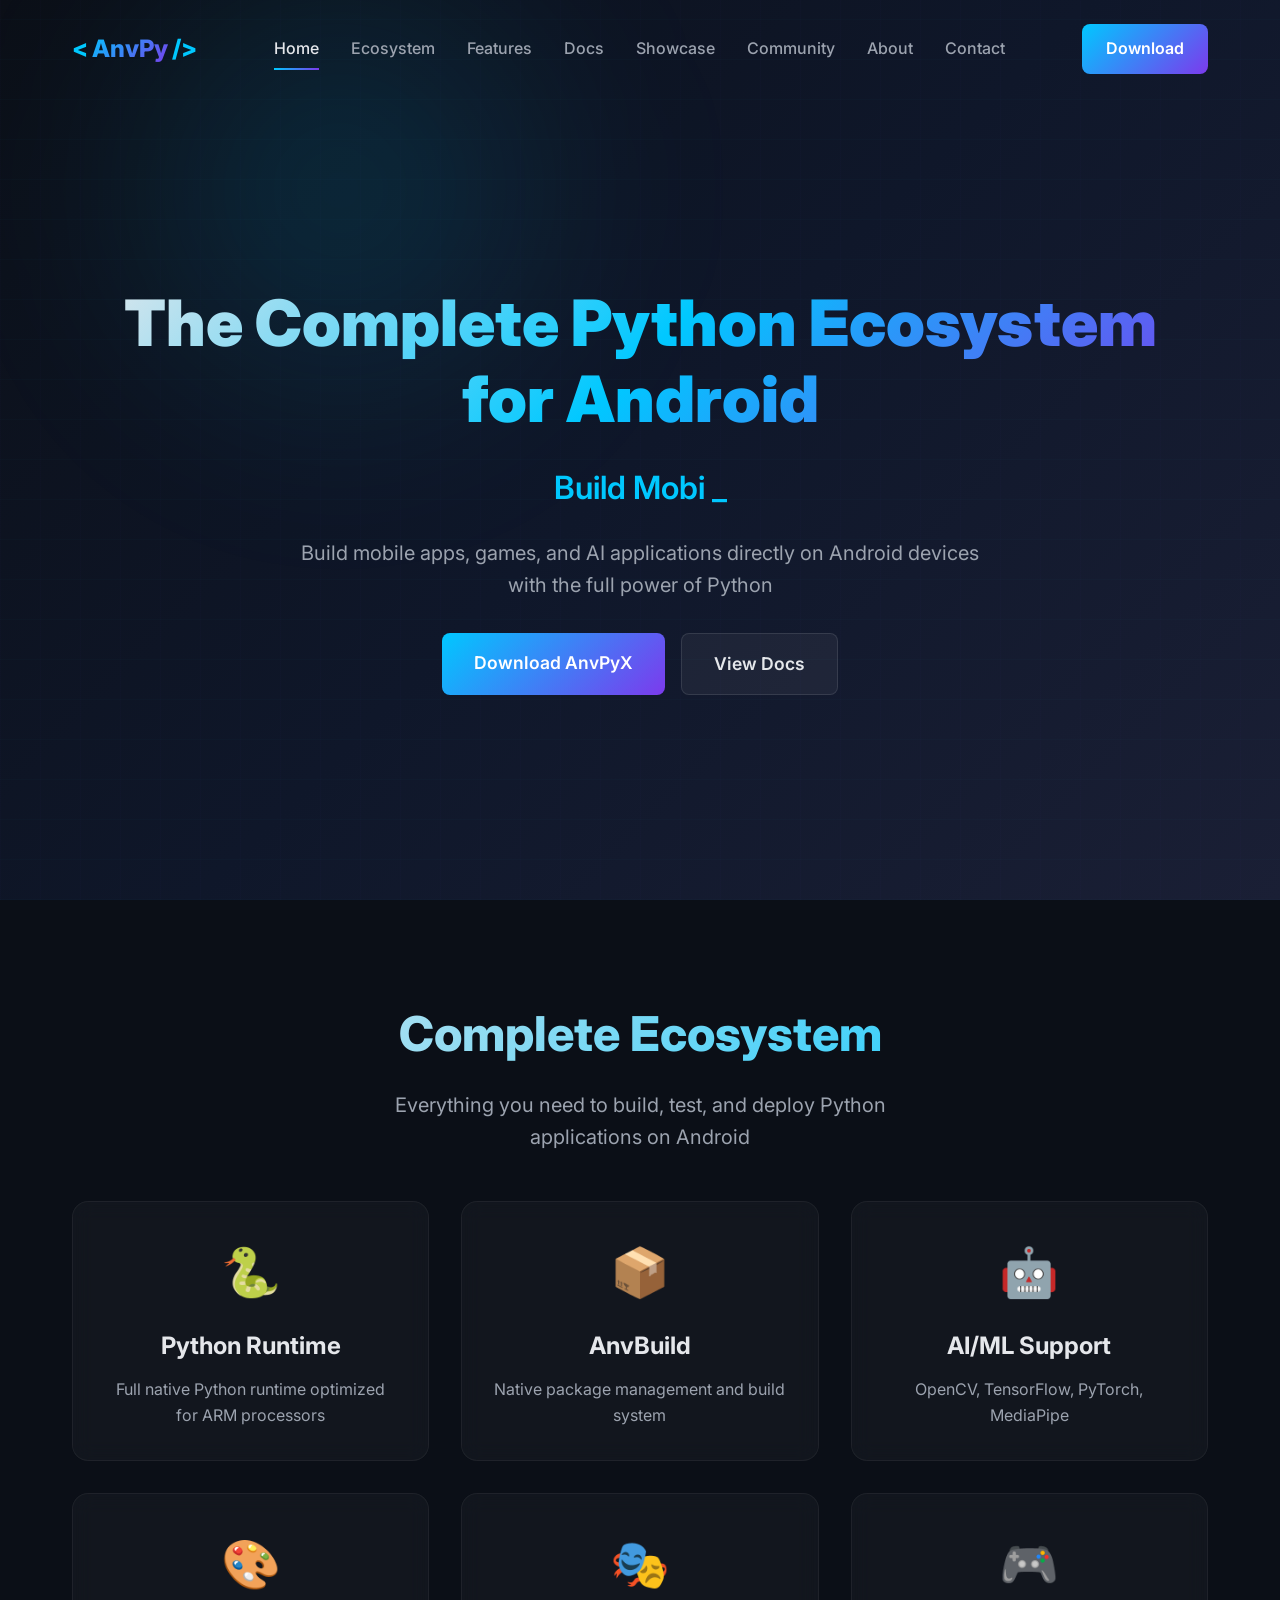
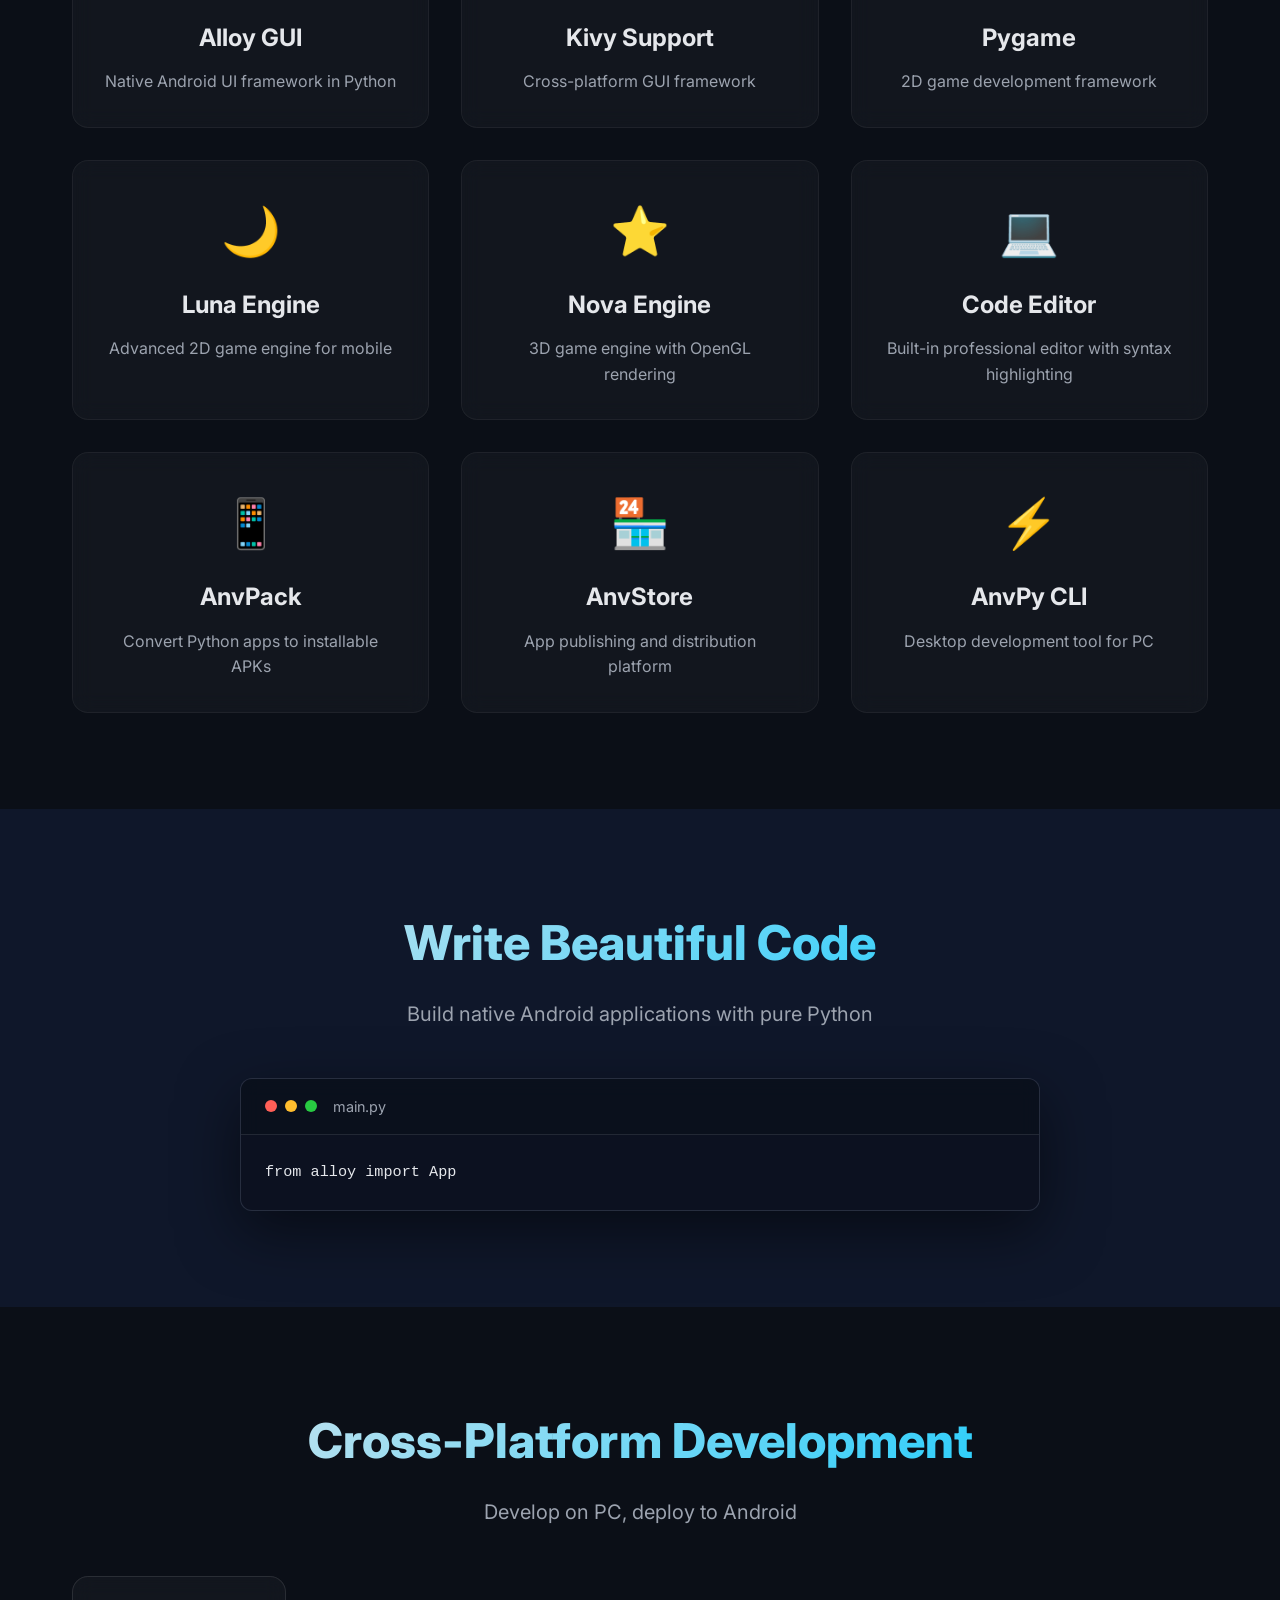
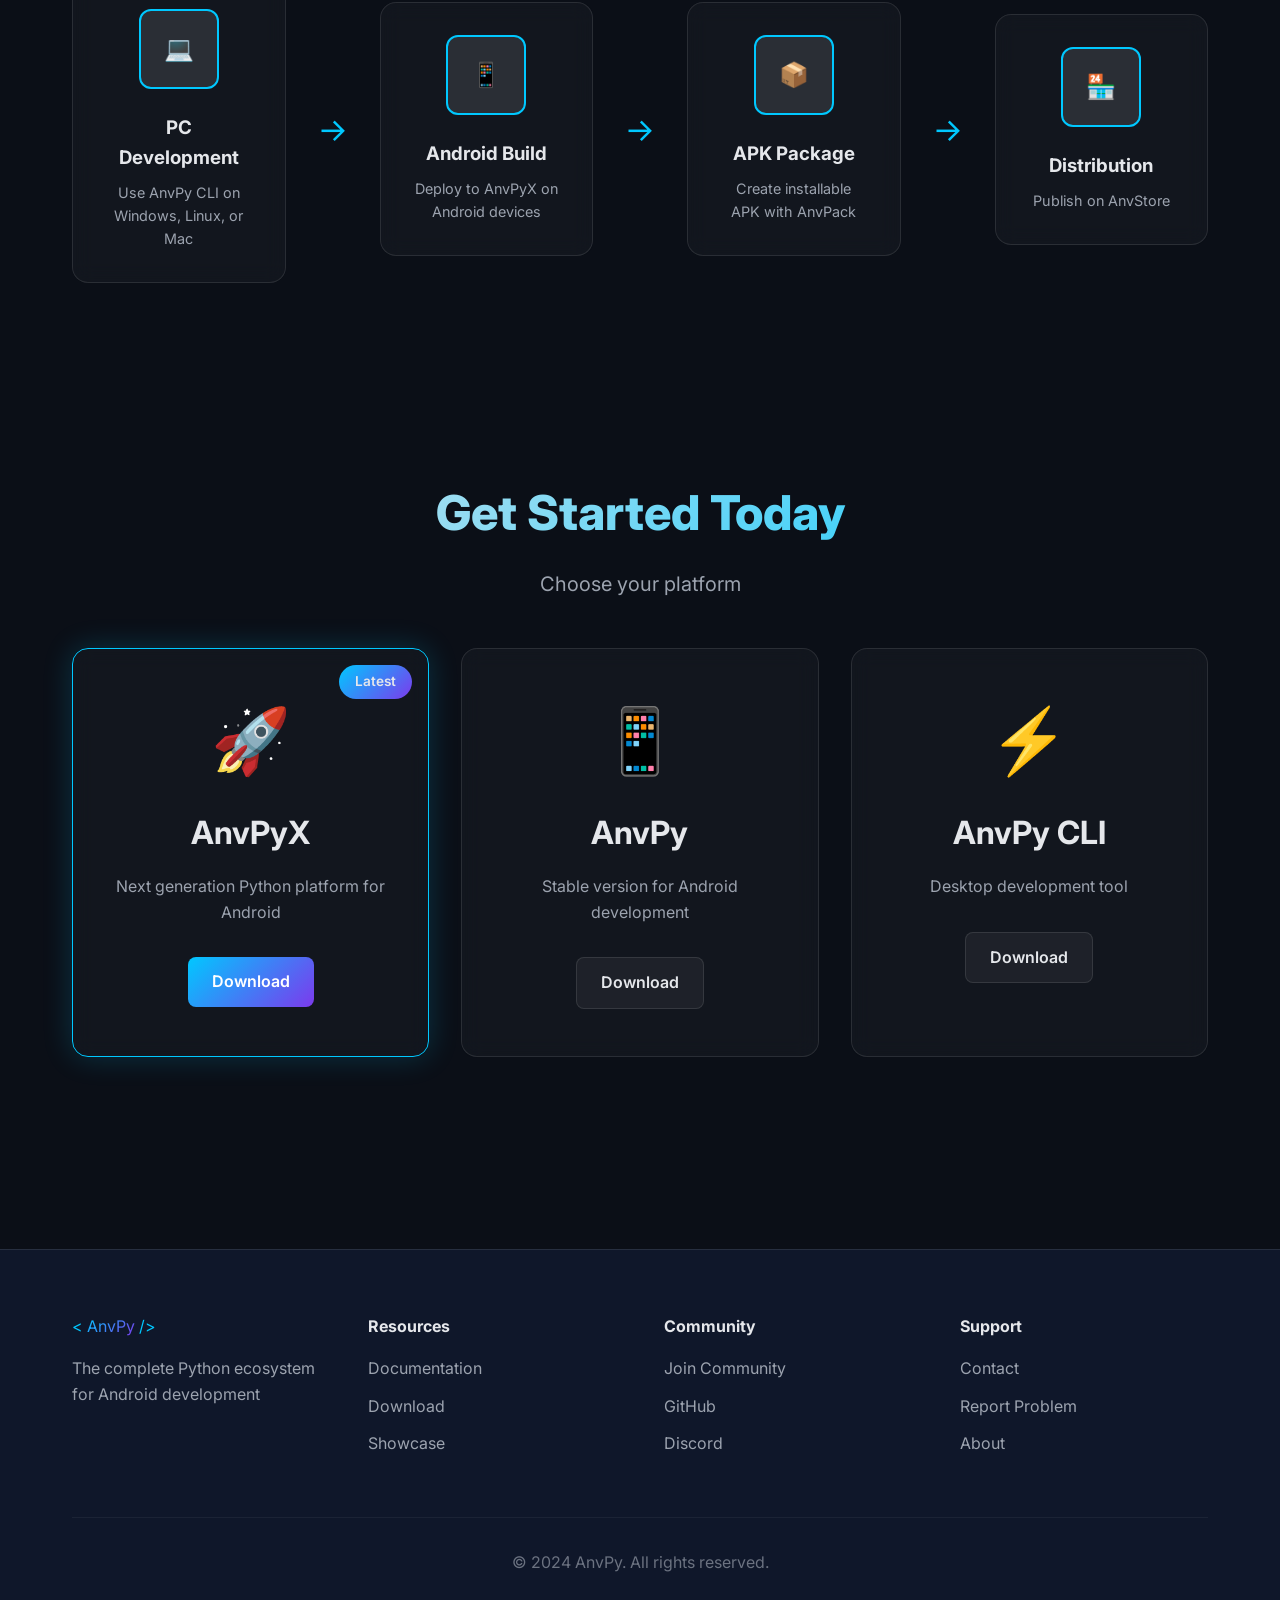
<file: anvpy-website/index.html>
<!DOCTYPE html>
<html lang="en">
<head>
    <meta charset="UTF-8">
    <meta name="viewport" content="width=device-width, initial-scale=1.0">
    <title>AnvPy - The Complete Python Ecosystem for Android</title>
    <link rel="stylesheet" href="css/style.css">
    <link rel="preconnect" href="https://fonts.googleapis.com">
    <link rel="preconnect" href="https://fonts.gstatic.com" crossorigin>
    <link href="https://fonts.googleapis.com/css2?family=Inter:wght@300;400;500;600;700;800;900&display=swap" rel="stylesheet">
</head>
<body>
    <div class="animated-bg"></div>
    
    <nav class="navbar" id="navbar">
        <div class="container nav-container">
            <div class="logo">
                <span class="logo-bracket">&lt;</span>
                <span class="logo-text">AnvPy</span>
                <span class="logo-bracket">/&gt;</span>
            </div>
            <div class="nav-menu" id="navMenu">
                <a href="index.html" class="nav-link active">Home</a>
                <a href="ecosystem.html" class="nav-link">Ecosystem</a>
                <a href="features.html" class="nav-link">Features</a>
                <a href="docs.html" class="nav-link">Docs</a>
                <a href="showcase.html" class="nav-link">Showcase</a>
                <a href="community.html" class="nav-link">Community</a>
                <a href="about.html" class="nav-link">About</a>
                <a href="contact.html" class="nav-link">Contact</a>
            </div>
            <a href="download.html" class="btn btn-primary nav-download">Download</a>
            <div class="hamburger" id="hamburger">
                <span></span>
                <span></span>
                <span></span>
            </div>
        </div>
    </nav>

    <section class="hero" id="hero">
        <div class="container hero-container">
            <div class="hero-content">
                <h1 class="hero-title fade-in">The Complete Python Ecosystem for Android</h1>
                <div class="hero-subtitle">
                    <span class="typing-text" id="typingText"></span>
                    <span class="cursor">_</span>
                </div>
                <p class="hero-description fade-in-delay-1">Build mobile apps, games, and AI applications directly on Android devices with the full power of Python</p>
                <div class="hero-buttons fade-in-delay-2">
                    <a href="download.html" class="btn btn-primary btn-large">Download AnvPyX</a>
                    <a href="docs.html" class="btn btn-secondary btn-large">View Docs</a>
                </div>
            </div>
        </div>
        <div class="hero-glow"></div>
    </section>

    <section class="section ecosystem-overview">
        <div class="container">
            <h2 class="section-title" data-animate="fade-up">Complete Ecosystem</h2>
            <p class="section-subtitle" data-animate="fade-up">Everything you need to build, test, and deploy Python applications on Android</p>
            
            <div class="ecosystem-grid">
                <div class="ecosystem-card" data-animate="scale-in">
                    <div class="card-icon">🐍</div>
                    <h3>Python Runtime</h3>
                    <p>Full native Python runtime optimized for ARM processors</p>
                </div>
                
                <div class="ecosystem-card" data-animate="scale-in">
                    <div class="card-icon">📦</div>
                    <h3>AnvBuild</h3>
                    <p>Native package management and build system</p>
                </div>
                
                <div class="ecosystem-card" data-animate="scale-in">
                    <div class="card-icon">🤖</div>
                    <h3>AI/ML Support</h3>
                    <p>OpenCV, TensorFlow, PyTorch, MediaPipe</p>
                </div>
                
                <div class="ecosystem-card" data-animate="scale-in">
                    <div class="card-icon">🎨</div>
                    <h3>Alloy GUI</h3>
                    <p>Native Android UI framework in Python</p>
                </div>
                
                <div class="ecosystem-card" data-animate="scale-in">
                    <div class="card-icon">🎭</div>
                    <h3>Kivy Support</h3>
                    <p>Cross-platform GUI framework</p>
                </div>
                
                <div class="ecosystem-card" data-animate="scale-in">
                    <div class="card-icon">🎮</div>
                    <h3>Pygame</h3>
                    <p>2D game development framework</p>
                </div>
                
                <div class="ecosystem-card" data-animate="scale-in">
                    <div class="card-icon">🌙</div>
                    <h3>Luna Engine</h3>
                    <p>Advanced 2D game engine for mobile</p>
                </div>
                
                <div class="ecosystem-card" data-animate="scale-in">
                    <div class="card-icon">⭐</div>
                    <h3>Nova Engine</h3>
                    <p>3D game engine with OpenGL rendering</p>
                </div>
                
                <div class="ecosystem-card" data-animate="scale-in">
                    <div class="card-icon">💻</div>
                    <h3>Code Editor</h3>
                    <p>Built-in professional editor with syntax highlighting</p>
                </div>
                
                <div class="ecosystem-card" data-animate="scale-in">
                    <div class="card-icon">📱</div>
                    <h3>AnvPack</h3>
                    <p>Convert Python apps to installable APKs</p>
                </div>
                
                <div class="ecosystem-card" data-animate="scale-in">
                    <div class="card-icon">🏪</div>
                    <h3>AnvStore</h3>
                    <p>App publishing and distribution platform</p>
                </div>
                
                <div class="ecosystem-card" data-animate="scale-in">
                    <div class="card-icon">⚡</div>
                    <h3>AnvPy CLI</h3>
                    <p>Desktop development tool for PC</p>
                </div>
            </div>
        </div>
    </section>

    <section class="section code-demo">
        <div class="container">
            <h2 class="section-title" data-animate="fade-up">Write Beautiful Code</h2>
            <p class="section-subtitle" data-animate="fade-up">Build native Android applications with pure Python</p>
            
            <div class="code-editor-wrapper" data-animate="scale-in">
                <div class="code-editor-header">
                    <div class="editor-controls">
                        <span class="control-dot red"></span>
                        <span class="control-dot yellow"></span>
                        <span class="control-dot green"></span>
                    </div>
                    <span class="editor-title">main.py</span>
                </div>
                <div class="code-editor-body">
                    <pre class="code-content" id="codeContent"></pre>
                </div>
            </div>
        </div>
    </section>

    <section class="section cross-platform">
        <div class="container">
            <h2 class="section-title" data-animate="fade-up">Cross-Platform Development</h2>
            <p class="section-subtitle" data-animate="fade-up">Develop on PC, deploy to Android</p>
            
            <div class="platform-flow" data-animate="fade-up">
                <div class="platform-step">
                    <div class="platform-icon">💻</div>
                    <h3>PC Development</h3>
                    <p>Use AnvPy CLI on Windows, Linux, or Mac</p>
                </div>
                <div class="flow-arrow">→</div>
                <div class="platform-step">
                    <div class="platform-icon">📱</div>
                    <h3>Android Build</h3>
                    <p>Deploy to AnvPyX on Android devices</p>
                </div>
                <div class="flow-arrow">→</div>
                <div class="platform-step">
                    <div class="platform-icon">📦</div>
                    <h3>APK Package</h3>
                    <p>Create installable APK with AnvPack</p>
                </div>
                <div class="flow-arrow">→</div>
                <div class="platform-step">
                    <div class="platform-icon">🏪</div>
                    <h3>Distribution</h3>
                    <p>Publish on AnvStore</p>
                </div>
            </div>
        </div>
    </section>

    <section class="section download-preview">
        <div class="container">
            <h2 class="section-title" data-animate="fade-up">Get Started Today</h2>
            <p class="section-subtitle" data-animate="fade-up">Choose your platform</p>
            
            <div class="download-cards">
                <div class="download-card featured" data-animate="slide-up">
                    <div class="badge">Latest</div>
                    <div class="download-icon">🚀</div>
                    <h3>AnvPyX</h3>
                    <p>Next generation Python platform for Android</p>
                    <a href="download.html" class="btn btn-primary">Download</a>
                </div>
                
                <div class="download-card" data-animate="slide-up">
                    <div class="download-icon">📱</div>
                    <h3>AnvPy</h3>
                    <p>Stable version for Android development</p>
                    <a href="download.html" class="btn btn-secondary">Download</a>
                </div>
                
                <div class="download-card" data-animate="slide-up">
                    <div class="download-icon">⚡</div>
                    <h3>AnvPy CLI</h3>
                    <p>Desktop development tool</p>
                    <a href="download.html" class="btn btn-secondary">Download</a>
                </div>
            </div>
        </div>
    </section>

    <footer class="footer">
        <div class="container">
            <div class="footer-content">
                <div class="footer-section">
                    <div class="footer-logo">
                        <span class="logo-bracket">&lt;</span>
                        <span class="logo-text">AnvPy</span>
                        <span class="logo-bracket">/&gt;</span>
                    </div>
                    <p class="footer-description">The complete Python ecosystem for Android development</p>
                </div>
                
                <div class="footer-section">
                    <h4>Resources</h4>
                    <a href="docs.html">Documentation</a>
                    <a href="download.html">Download</a>
                    <a href="showcase.html">Showcase</a>
                </div>
                
                <div class="footer-section">
                    <h4>Community</h4>
                    <a href="community.html">Join Community</a>
                    <a href="#">GitHub</a>
                    <a href="#">Discord</a>
                </div>
                
                <div class="footer-section">
                    <h4>Support</h4>
                    <a href="contact.html">Contact</a>
                    <a href="contact.html#report">Report Problem</a>
                    <a href="about.html">About</a>
                </div>
            </div>
            
            <div class="footer-bottom">
                <p>&copy; 2024 AnvPy. All rights reserved.</p>
            </div>
        </div>
    </footer>

    <script src="js/main.js"></script>
</body>
</html>
</file>
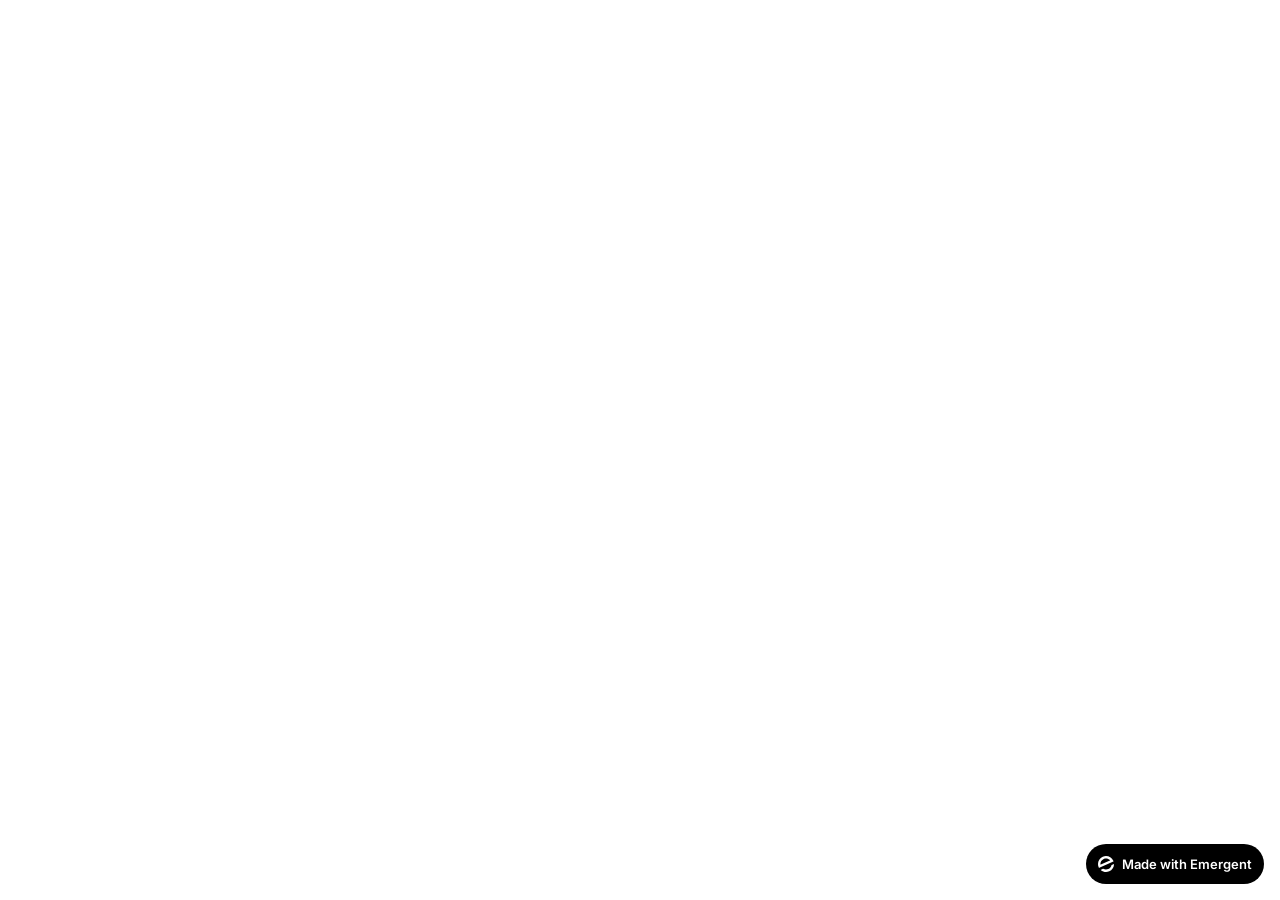
<file: frontend/public/index.html>
<!doctype html>
<html lang="en">
    <head>
        <meta charset="utf-8" />
        <meta name="viewport" content="width=device-width, initial-scale=1" />
        <meta name="theme-color" content="#000000" />
        <meta name="description" content="A product of emergent.sh" />
        <link rel="preconnect" href="https://fonts.googleapis.com" />
        <link rel="preconnect" href="https://fonts.gstatic.com" crossorigin />
        <link href="https://fonts.googleapis.com/css2?family=Inter:wght@600&display=swap" rel="stylesheet" />
        <!--
        manifest.json provides metadata used when your web app is installed on a
        user's mobile device or desktop. See https://developers.google.com/web/fundamentals/web-app-manifest/
        -->
        <!--
        Notice the use of %PUBLIC_URL% in the tags above.
        It will be replaced with the URL of the `public` folder during the build.
        Only files inside the `public` folder can be referenced from the HTML.

        Unlike "/favicon.ico" or "favicon.ico", "%PUBLIC_URL%/favicon.ico" will
        work correctly both with client-side routing and a non-root public URL.
        Learn how to configure a non-root public URL by running `npm run build`.
        -->
        <title>Emergent | Fullstack App</title>
        <script>window.addEventListener("error",function(e){if(e.error instanceof DOMException&&e.error.name==="DataCloneError"&&e.message&&e.message.includes("PerformanceServerTiming")){e.stopImmediatePropagation();e.preventDefault()}},true);</script>
        <script src="https://assets.emergent.sh/scripts/emergent-main.js"></script>
        <!--
        These two scripts have been added for the Visual Edits, please do not edit or remove them
        -->
        <script>
            // Only load visual edit scripts when inside an iframe
            if (window.self !== window.top) {
                // Load debug monitor script
                var debugMonitorScript = document.createElement('script');
                debugMonitorScript.src = 'https://assets.emergent.sh/scripts/debug-monitor.js';
                document.head.appendChild(debugMonitorScript);

                // Configure Tailwind
                window.tailwind = window.tailwind || {};
                tailwind.config = {
                    corePlugins: { preflight: false },
                };

                // Load Tailwind CDN
                var tailwindScript = document.createElement('script');
                tailwindScript.src = 'https://cdn.tailwindcss.com';
                document.head.appendChild(tailwindScript);
            }
        </script>
    </head>
    <body>
        <noscript>You need to enable JavaScript to run this app.</noscript>
        <div id="root"></div>
        <!--
      This HTML file is a template.
      If you open it directly in the browser, you will see an empty page.

      You can add webfonts, meta tags, or analytics to this file.
      The build step will place the bundled scripts into the <body> tag.

      To begin the development, run `npm start` or `yarn start`.
      To create a production bundle, use `npm run build` or `yarn build`.
    -->
        <a
            id="emergent-badge"
            target="_blank"
            href="https://app.emergent.sh/?utm_source=emergent-badge"
            style="
                display: inline-flex !important;
                box-sizing: border-box;
                width: 178px;
                height: 40px;
                padding: 8px 12px 8px 12px;
                align-items: center !important;
                gap: 8px;
                border-radius: 50px !important;
                background: #000 !important;
                position: fixed !important;
                bottom: 16px;
                right: 16px;
                text-decoration: none;
                font-family: -apple-system, BlinkMacSystemFont,
                    &quot;Segoe UI&quot;, Roboto, Oxygen, Ubuntu, Cantarell,
                    &quot;Open Sans&quot;, &quot;Helvetica Neue&quot;,
                    sans-serif !important;
                font-size: 12px !important;
                z-index: 9999 !important;
            "
        >
            <svg xmlns="http://www.w3.org/2000/svg" width="16" height="16" viewBox="0 0 16 16" fill="none">
                <path d="M15.5702 8.13142C15.7729 8.0412 16.0007 8.18878 15.9892 8.4103C15.8374 11.3192 14.0965 14.0405 11.2531 15.3065C8.40964 16.5725 5.2224 16.0453 2.95912 14.2117C2.78676 14.072 2.82955 13.804 3.03219 13.7137L4.95677 12.8568C5.04866 12.8159 5.15446 12.823 5.24204 12.8725C6.73377 13.7153 8.59176 13.8649 10.2772 13.1145C11.9626 12.3641 13.0947 10.8833 13.4665 9.21075C13.4883 9.11256 13.5539 9.02918 13.6457 8.98827L15.5702 8.13142Z" fill="white"/>
                <path fill-rule="evenodd" clip-rule="evenodd" d="M15.3066 4.74698L15.5067 5.19653C15.5759 5.35178 15.5061 5.53366 15.3508 5.60278L1.29992 11.8586C1.14467 11.9278 0.962794 11.8579 0.893675 11.7027L0.701732 11.2716L0.693457 11.2531C-1.10317 7.21778 0.711626 2.49007 4.74692 0.693443C8.78221 -1.10318 13.51 0.711693 15.3066 4.74698ZM2.82356 8.55367C2.63552 8.63739 2.41991 8.51617 2.40853 8.31065C2.28373 6.05724 3.53858 3.85787 5.72286 2.88536C7.90715 1.91286 10.3813 2.45199 11.9724 4.05256C12.1175 4.19854 12.0633 4.43988 11.8753 4.5236L2.82356 8.55367Z" fill="white"/>
            </svg>
            <p
                style="
                    color: #FFF !important;
                    font-family: 'Inter', sans-serif !important;
                    font-size: 13px !important;
                    font-style: normal !important;
                    font-weight: 600 !important;
                    line-height: 20px !important;
                    margin: 0 !important;
                    white-space: nowrap !important;
                "
            >
                Made with Emergent
            </p>
        </a>
        <script>
            !(function (t, e) {
                var o, n, p, r;
                e.__SV ||
                    ((window.posthog = e),
                    (e._i = []),
                    (e.init = function (i, s, a) {
                        function g(t, e) {
                            var o = e.split(".");
                            2 == o.length && ((t = t[o[0]]), (e = o[1])),
                                (t[e] = function () {
                                    t.push(
                                        [e].concat(
                                            Array.prototype.slice.call(
                                                arguments,
                                                0,
                                            ),
                                        ),
                                    );
                                });
                        }
                        ((p = t.createElement("script")).type =
                            "text/javascript"),
                            (p.crossOrigin = "anonymous"),
                            (p.async = !0),
                            (p.src =
                                s.api_host.replace(
                                    ".i.posthog.com",
                                    "-assets.i.posthog.com",
                                ) + "/static/array.js"),
                            (r =
                                t.getElementsByTagName(
                                    "script",
                                )[0]).parentNode.insertBefore(p, r);
                        var u = e;
                        for (
                            void 0 !== a ? (u = e[a] = []) : (a = "posthog"),
                                u.people = u.people || [],
                                u.toString = function (t) {
                                    var e = "posthog";
                                    return (
                                        "posthog" !== a && (e += "." + a),
                                        t || (e += " (stub)"),
                                        e
                                    );
                                },
                                u.people.toString = function () {
                                    return u.toString(1) + ".people (stub)";
                                },
                                o =
                                    "init me ws ys ps bs capture je Di ks register register_once register_for_session unregister unregister_for_session Ps getFeatureFlag getFeatureFlagPayload isFeatureEnabled reloadFeatureFlags updateEarlyAccessFeatureEnrollment getEarlyAccessFeatures on onFeatureFlags onSurveysLoaded onSessionId getSurveys getActiveMatchingSurveys renderSurvey canRenderSurvey canRenderSurveyAsync identify setPersonProperties group resetGroups setPersonPropertiesForFlags resetPersonPropertiesForFlags setGroupPropertiesForFlags resetGroupPropertiesForFlags reset get_distinct_id getGroups get_session_id get_session_replay_url alias set_config startSessionRecording stopSessionRecording sessionRecordingStarted captureException loadToolbar get_property getSessionProperty Es $s createPersonProfile Is opt_in_capturing opt_out_capturing has_opted_in_capturing has_opted_out_capturing clear_opt_in_out_capturing Ss debug xs getPageViewId captureTraceFeedback captureTraceMetric".split(
                                        " ",
                                    ),
                                n = 0;
                            n < o.length;
                            n++
                        )
                            g(u, o[n]);
                        e._i.push([i, s, a]);
                    }),
                    (e.__SV = 1));
            })(document, window.posthog || []);
            posthog.init("phc_xAvL2Iq4tFmANRE7kzbKwaSqp1HJjN7x48s3vr0CMjs", {
                api_host: "https://us.i.posthog.com",
                person_profiles: "identified_only", // or 'always' to create profiles for anonymous users as well,
                session_recording: {
                    recordCrossOriginIframes: true,
                    capturePerformance: false,
                },
            });
        </script>
    </body>
</html>
</file>
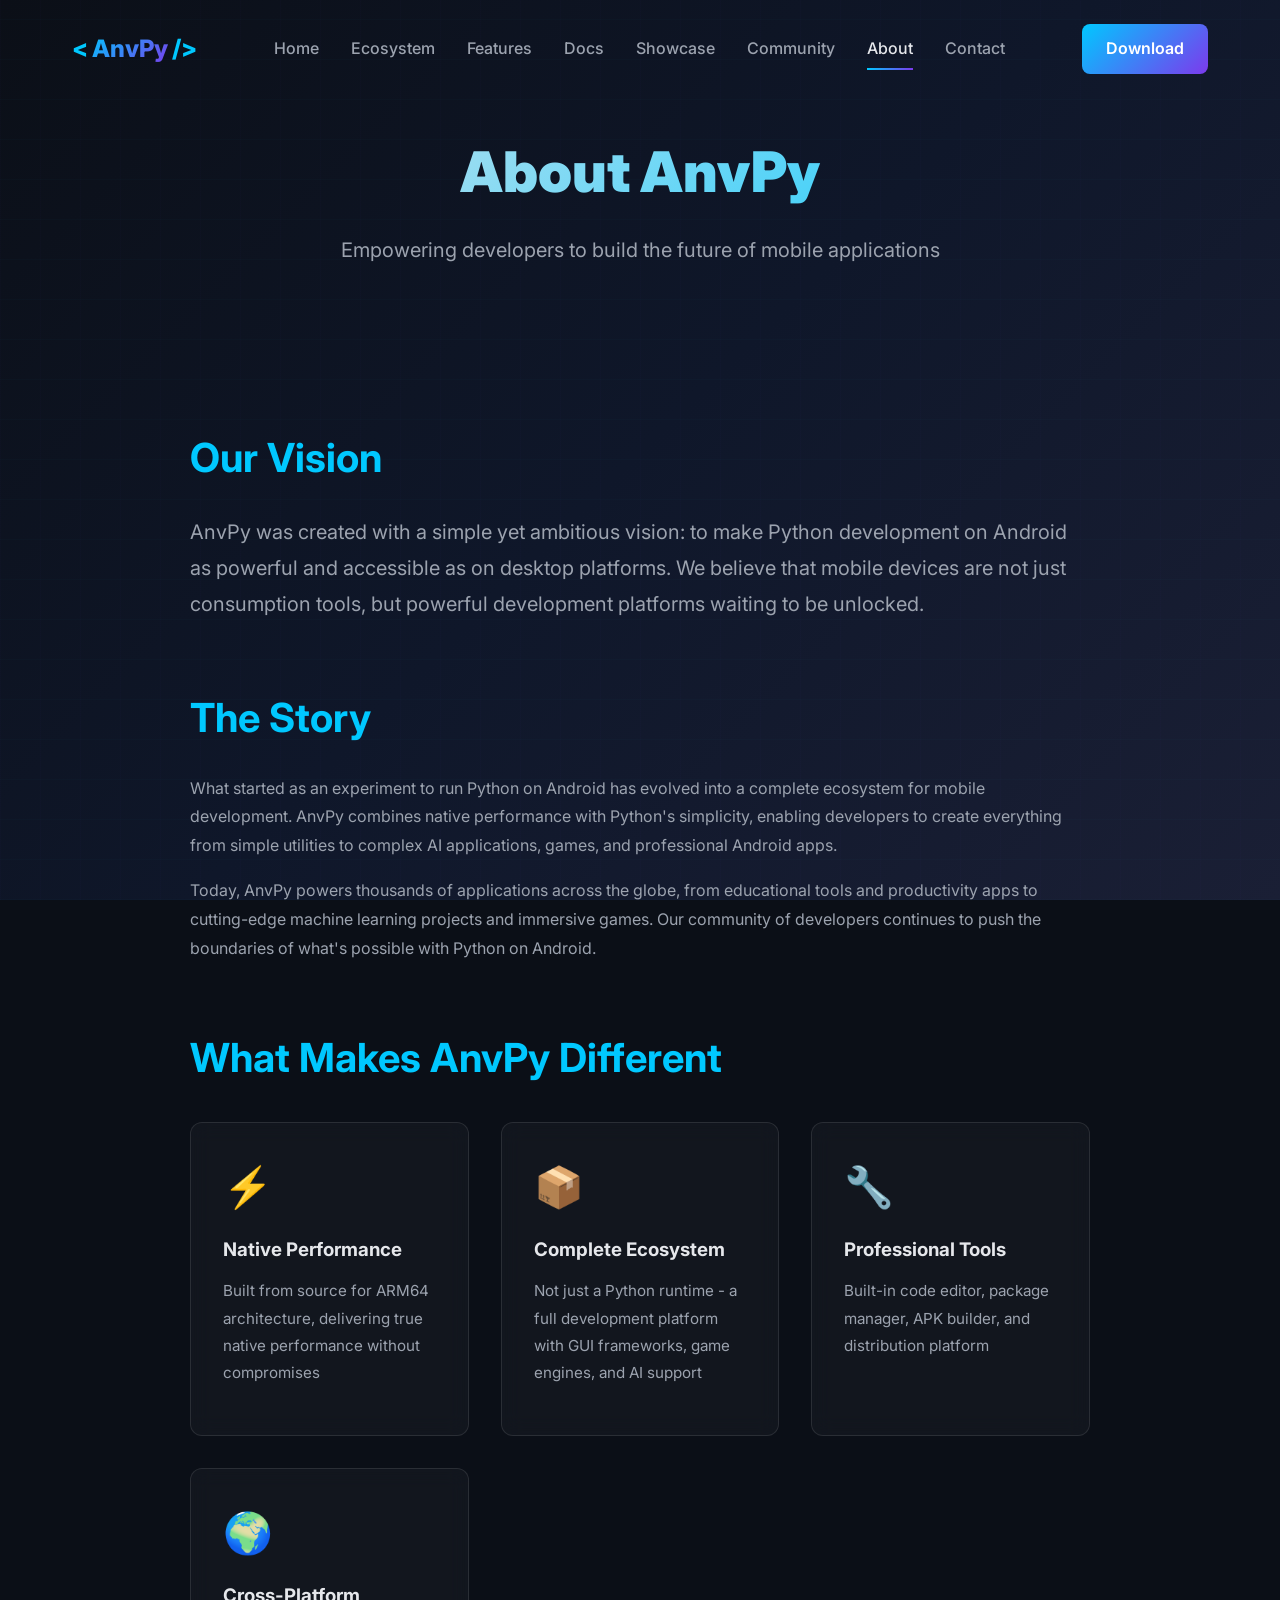
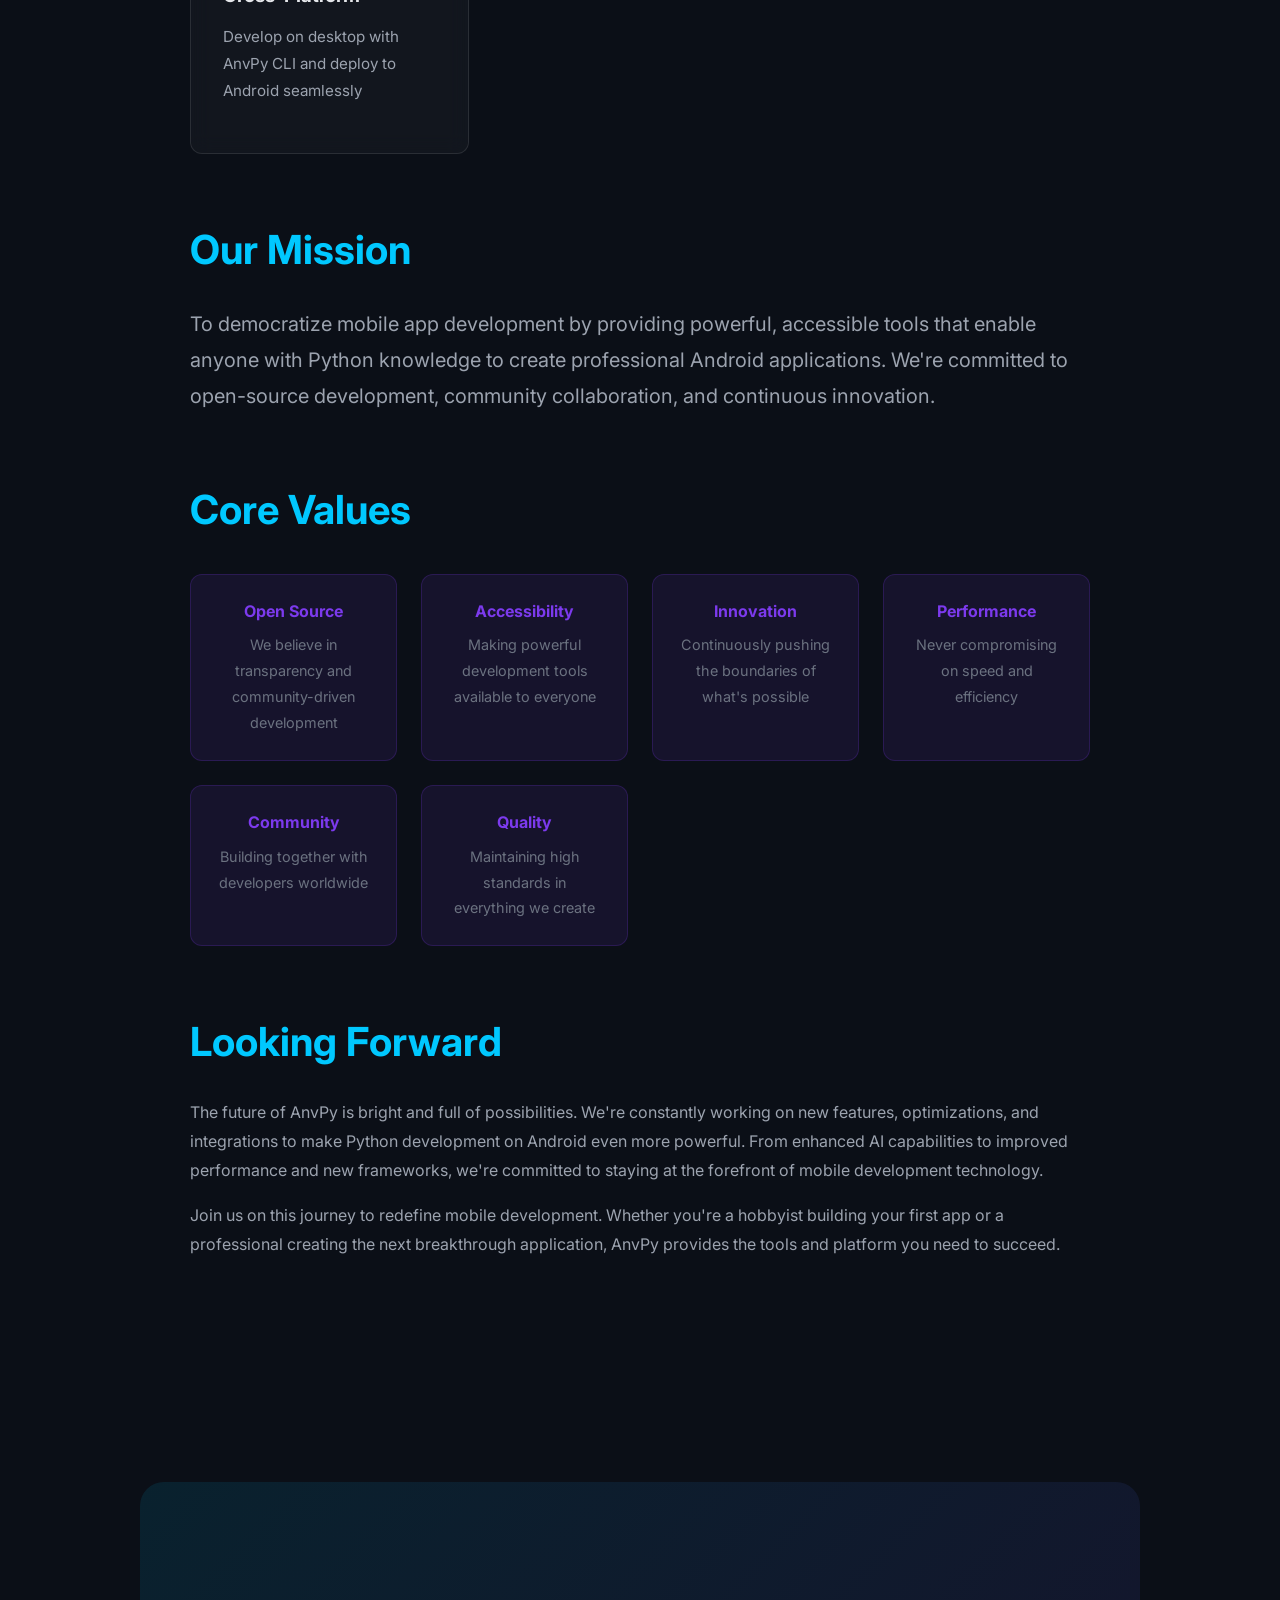
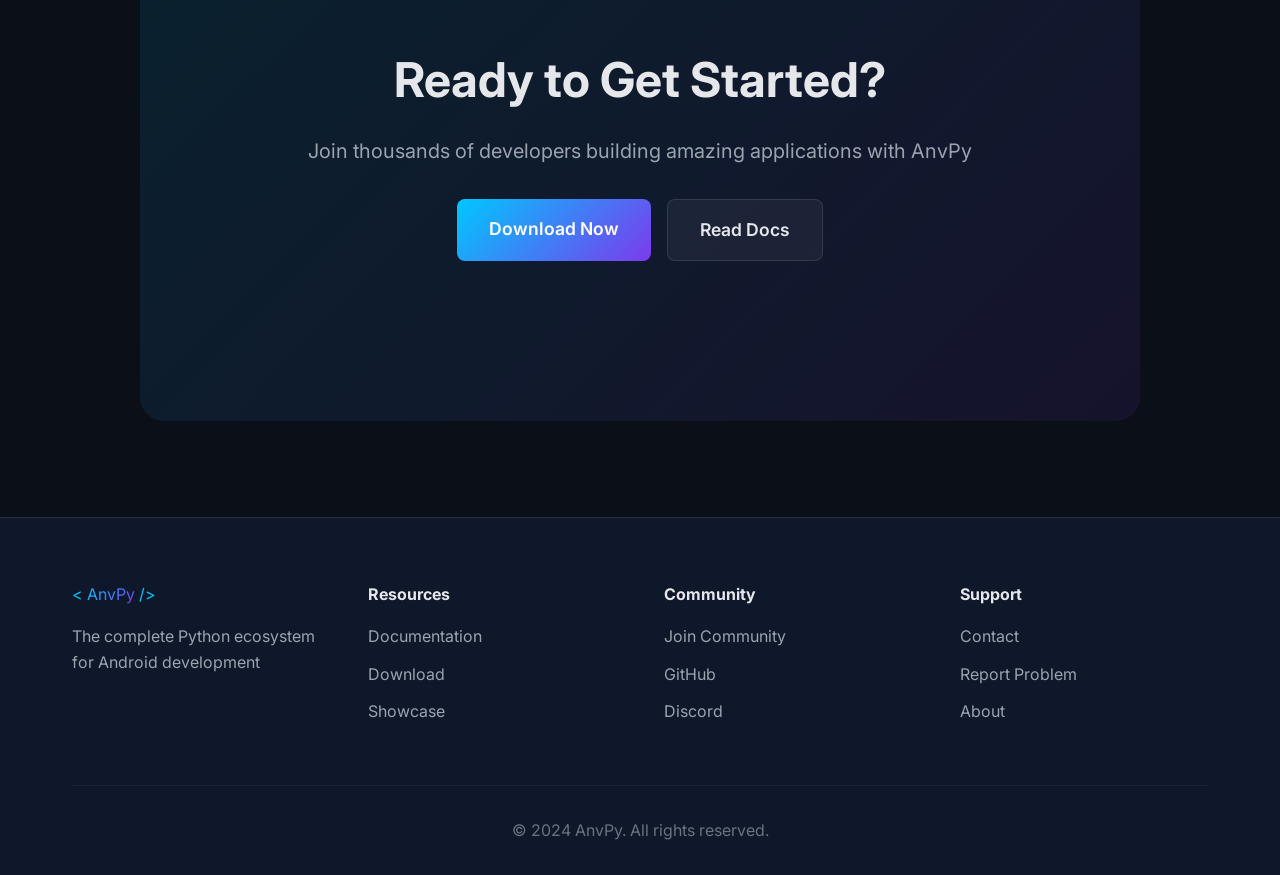
<file: anvpy-website/about.html>
<!DOCTYPE html>
<html lang="en">
<head>
    <meta charset="UTF-8">
    <meta name="viewport" content="width=device-width, initial-scale=1.0">
    <title>About - AnvPy</title>
    <link rel="stylesheet" href="css/style.css">
    <link rel="preconnect" href="https://fonts.googleapis.com">
    <link rel="preconnect" href="https://fonts.gstatic.com" crossorigin>
    <link href="https://fonts.googleapis.com/css2?family=Inter:wght@300;400;500;600;700;800;900&display=swap" rel="stylesheet">
</head>
<body>
    <div class="animated-bg"></div>
    
    <nav class="navbar" id="navbar">
        <div class="container nav-container">
            <div class="logo">
                <a href="index.html">
                    <span class="logo-bracket">&lt;</span>
                    <span class="logo-text">AnvPy</span>
                    <span class="logo-bracket">/&gt;</span>
                </a>
            </div>
            <div class="nav-menu" id="navMenu">
                <a href="index.html" class="nav-link">Home</a>
                <a href="ecosystem.html" class="nav-link">Ecosystem</a>
                <a href="features.html" class="nav-link">Features</a>
                <a href="docs.html" class="nav-link">Docs</a>
                <a href="showcase.html" class="nav-link">Showcase</a>
                <a href="community.html" class="nav-link">Community</a>
                <a href="about.html" class="nav-link active">About</a>
                <a href="contact.html" class="nav-link">Contact</a>
            </div>
            <a href="download.html" class="btn btn-primary nav-download">Download</a>
            <div class="hamburger" id="hamburger">
                <span></span>
                <span></span>
                <span></span>
            </div>
        </div>
    </nav>

    <section class="page-hero">
        <div class="container">
            <h1 class="page-title" data-animate="fade-up">About AnvPy</h1>
            <p class="page-subtitle" data-animate="fade-up">Empowering developers to build the future of mobile applications</p>
        </div>
    </section>

    <section class="section">
        <div class="container">
            <div class="about-content">
                <div class="about-section" data-animate="fade-up">
                    <h2>Our Vision</h2>
                    <p class="large-text">
                        AnvPy was created with a simple yet ambitious vision: to make Python development on Android 
                        as powerful and accessible as on desktop platforms. We believe that mobile devices are not 
                        just consumption tools, but powerful development platforms waiting to be unlocked.
                    </p>
                </div>

                <div class="about-section" data-animate="fade-up">
                    <h2>The Story</h2>
                    <p>
                        What started as an experiment to run Python on Android has evolved into a complete ecosystem 
                        for mobile development. AnvPy combines native performance with Python's simplicity, enabling 
                        developers to create everything from simple utilities to complex AI applications, games, and 
                        professional Android apps.
                    </p>
                    <p>
                        Today, AnvPy powers thousands of applications across the globe, from educational tools and 
                        productivity apps to cutting-edge machine learning projects and immersive games. Our community 
                        of developers continues to push the boundaries of what's possible with Python on Android.
                    </p>
                </div>

                <div class="about-section" data-animate="fade-up">
                    <h2>What Makes AnvPy Different</h2>
                    
                    <div class="differentiators">
                        <div class="diff-card">
                            <div class="diff-icon">⚡</div>
                            <h3>Native Performance</h3>
                            <p>Built from source for ARM64 architecture, delivering true native performance without compromises</p>
                        </div>
                        
                        <div class="diff-card">
                            <div class="diff-icon">📦</div>
                            <h3>Complete Ecosystem</h3>
                            <p>Not just a Python runtime - a full development platform with GUI frameworks, game engines, and AI support</p>
                        </div>
                        
                        <div class="diff-card">
                            <div class="diff-icon">🔧</div>
                            <h3>Professional Tools</h3>
                            <p>Built-in code editor, package manager, APK builder, and distribution platform</p>
                        </div>
                        
                        <div class="diff-card">
                            <div class="diff-icon">🌍</div>
                            <h3>Cross-Platform</h3>
                            <p>Develop on desktop with AnvPy CLI and deploy to Android seamlessly</p>
                        </div>
                    </div>
                </div>

                <div class="about-section" data-animate="fade-up">
                    <h2>Our Mission</h2>
                    <p class="large-text">
                        To democratize mobile app development by providing powerful, accessible tools that enable 
                        anyone with Python knowledge to create professional Android applications. We're committed to 
                        open-source development, community collaboration, and continuous innovation.
                    </p>
                </div>

                <div class="about-section values-section" data-animate="fade-up">
                    <h2>Core Values</h2>
                    
                    <div class="values-grid">
                        <div class="value-card">
                            <h4>Open Source</h4>
                            <p>We believe in transparency and community-driven development</p>
                        </div>
                        
                        <div class="value-card">
                            <h4>Accessibility</h4>
                            <p>Making powerful development tools available to everyone</p>
                        </div>
                        
                        <div class="value-card">
                            <h4>Innovation</h4>
                            <p>Continuously pushing the boundaries of what's possible</p>
                        </div>
                        
                        <div class="value-card">
                            <h4>Performance</h4>
                            <p>Never compromising on speed and efficiency</p>
                        </div>
                        
                        <div class="value-card">
                            <h4>Community</h4>
                            <p>Building together with developers worldwide</p>
                        </div>
                        
                        <div class="value-card">
                            <h4>Quality</h4>
                            <p>Maintaining high standards in everything we create</p>
                        </div>
                    </div>
                </div>

                <div class="about-section" data-animate="fade-up">
                    <h2>Looking Forward</h2>
                    <p>
                        The future of AnvPy is bright and full of possibilities. We're constantly working on new features, 
                        optimizations, and integrations to make Python development on Android even more powerful. From 
                        enhanced AI capabilities to improved performance and new frameworks, we're committed to staying 
                        at the forefront of mobile development technology.
                    </p>
                    <p>
                        Join us on this journey to redefine mobile development. Whether you're a hobbyist building your 
                        first app or a professional creating the next breakthrough application, AnvPy provides the tools 
                        and platform you need to succeed.
                    </p>
                </div>
            </div>
        </div>
    </section>

    <section class="section cta-section">
        <div class="container">
            <div class="cta-content" data-animate="fade-up">
                <h2>Ready to Get Started?</h2>
                <p>Join thousands of developers building amazing applications with AnvPy</p>
                <div class="cta-buttons">
                    <a href="download.html" class="btn btn-primary btn-large">Download Now</a>
                    <a href="docs.html" class="btn btn-secondary btn-large">Read Docs</a>
                </div>
            </div>
        </div>
    </section>

    <footer class="footer">
        <div class="container">
            <div class="footer-content">
                <div class="footer-section">
                    <div class="footer-logo">
                        <span class="logo-bracket">&lt;</span>
                        <span class="logo-text">AnvPy</span>
                        <span class="logo-bracket">/&gt;</span>
                    </div>
                    <p class="footer-description">The complete Python ecosystem for Android development</p>
                </div>
                
                <div class="footer-section">
                    <h4>Resources</h4>
                    <a href="docs.html">Documentation</a>
                    <a href="download.html">Download</a>
                    <a href="showcase.html">Showcase</a>
                </div>
                
                <div class="footer-section">
                    <h4>Community</h4>
                    <a href="community.html">Join Community</a>
                    <a href="#">GitHub</a>
                    <a href="#">Discord</a>
                </div>
                
                <div class="footer-section">
                    <h4>Support</h4>
                    <a href="contact.html">Contact</a>
                    <a href="contact.html#report">Report Problem</a>
                    <a href="about.html">About</a>
                </div>
            </div>
            
            <div class="footer-bottom">
                <p>&copy; 2024 AnvPy. All rights reserved.</p>
            </div>
        </div>
    </footer>

    <script src="js/main.js"></script>
</body>
</html>
</file>
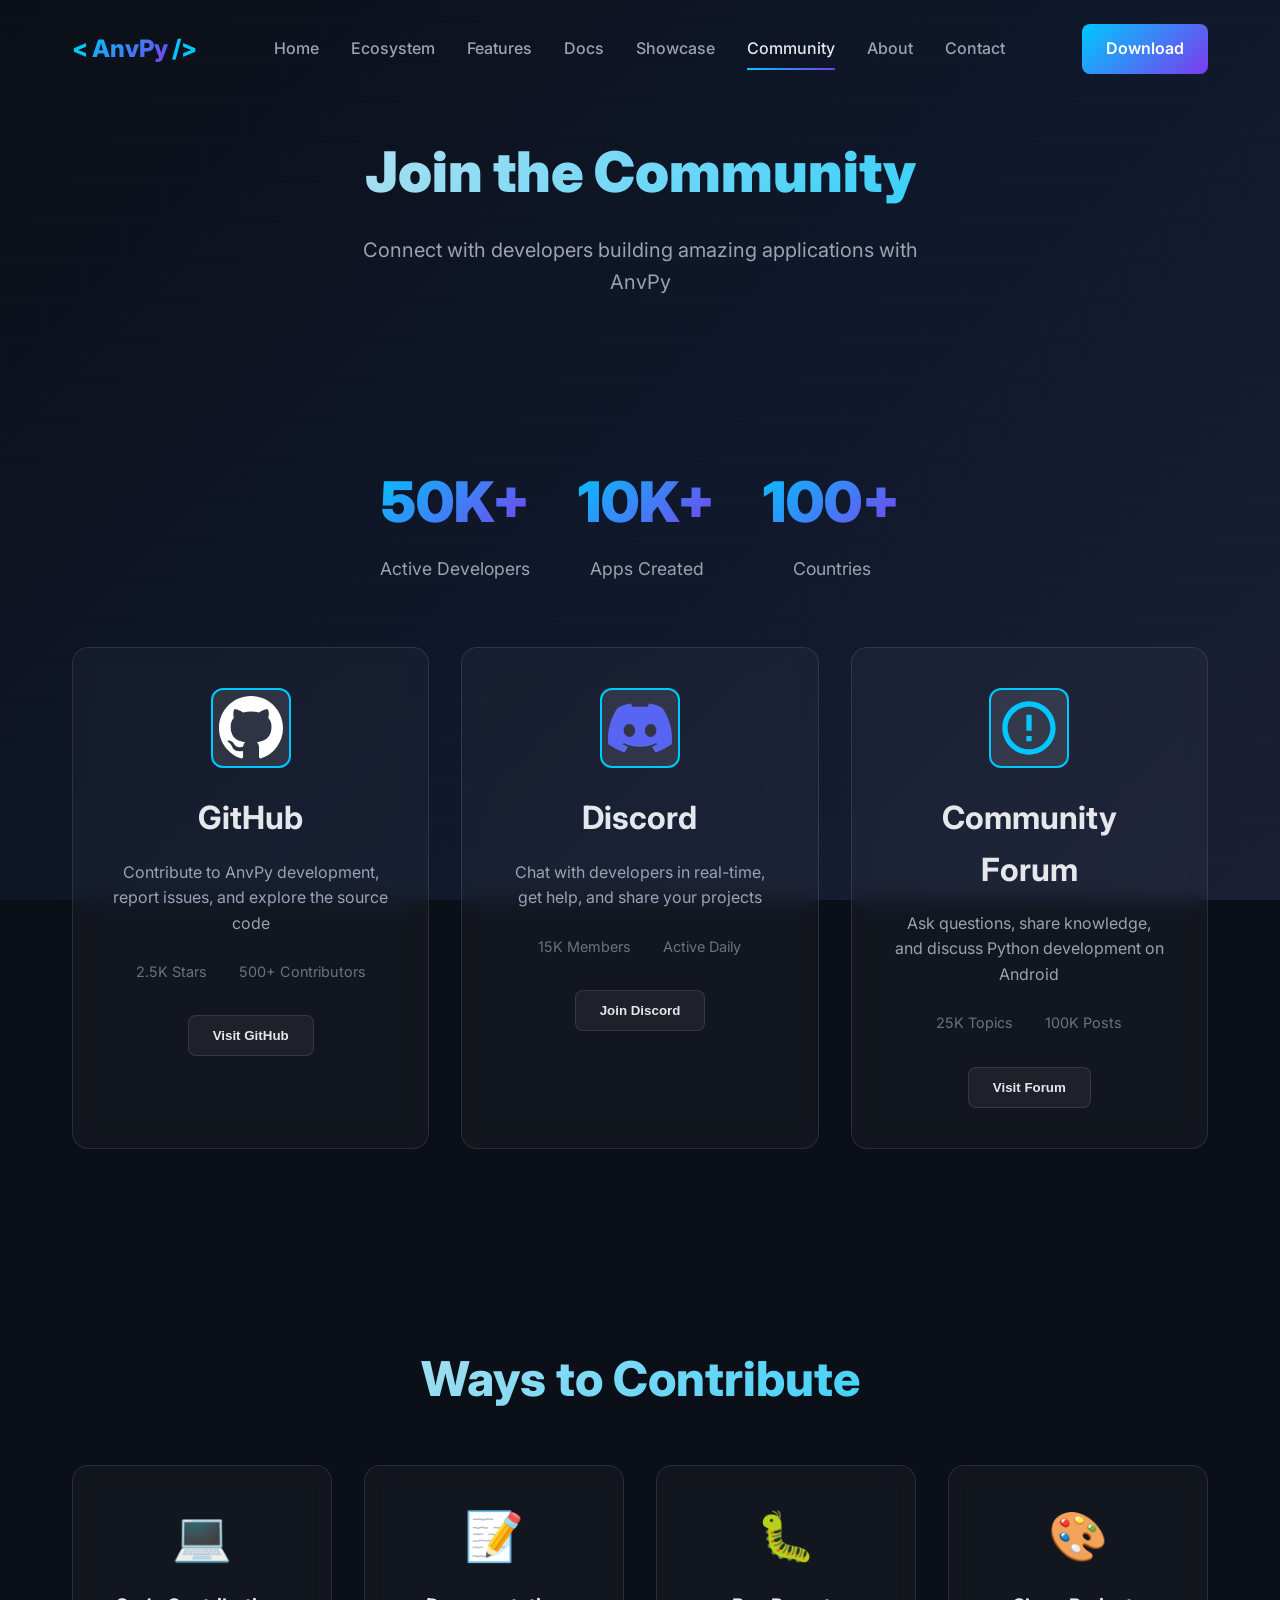
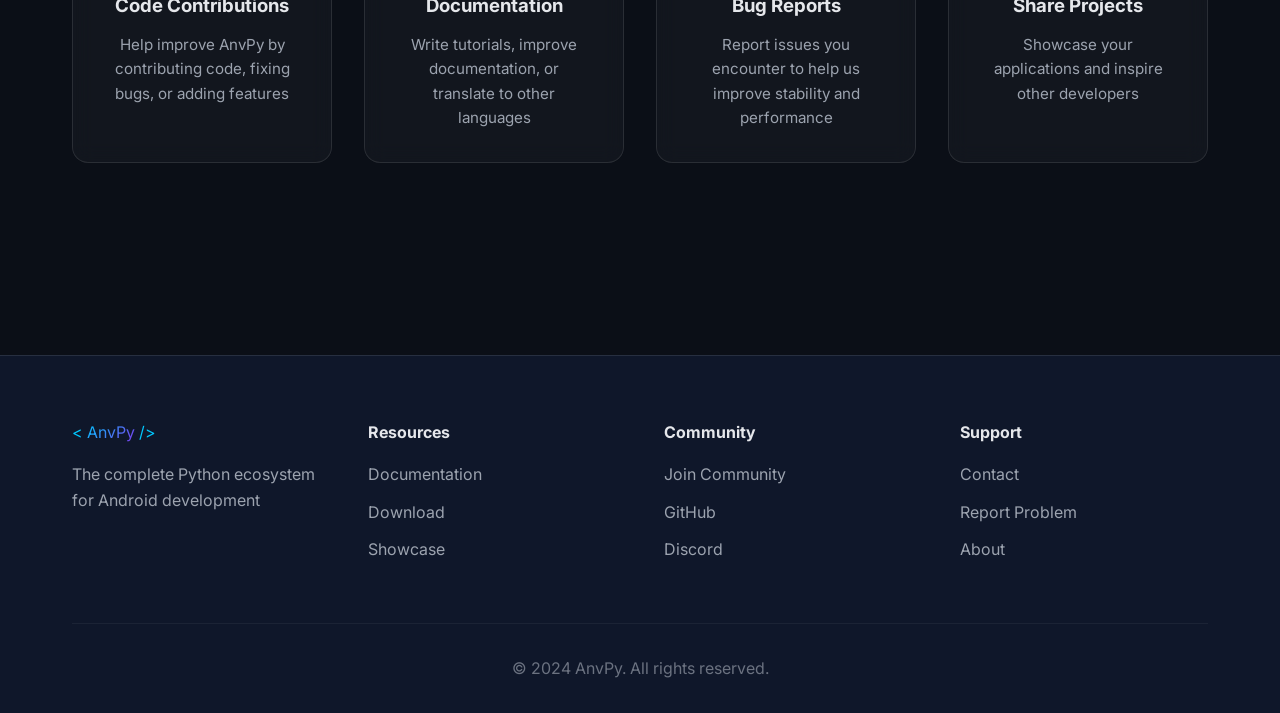
<file: anvpy-website/community.html>
<!DOCTYPE html>
<html lang="en">
<head>
    <meta charset="UTF-8">
    <meta name="viewport" content="width=device-width, initial-scale=1.0">
    <title>Community - AnvPy</title>
    <link rel="stylesheet" href="css/style.css">
    <link rel="preconnect" href="https://fonts.googleapis.com">
    <link rel="preconnect" href="https://fonts.gstatic.com" crossorigin>
    <link href="https://fonts.googleapis.com/css2?family=Inter:wght@300;400;500;600;700;800;900&display=swap" rel="stylesheet">
</head>
<body>
    <div class="animated-bg"></div>
    
    <nav class="navbar" id="navbar">
        <div class="container nav-container">
            <div class="logo">
                <a href="index.html">
                    <span class="logo-bracket">&lt;</span>
                    <span class="logo-text">AnvPy</span>
                    <span class="logo-bracket">/&gt;</span>
                </a>
            </div>
            <div class="nav-menu" id="navMenu">
                <a href="index.html" class="nav-link">Home</a>
                <a href="ecosystem.html" class="nav-link">Ecosystem</a>
                <a href="features.html" class="nav-link">Features</a>
                <a href="docs.html" class="nav-link">Docs</a>
                <a href="showcase.html" class="nav-link">Showcase</a>
                <a href="community.html" class="nav-link active">Community</a>
                <a href="about.html" class="nav-link">About</a>
                <a href="contact.html" class="nav-link">Contact</a>
            </div>
            <a href="download.html" class="btn btn-primary nav-download">Download</a>
            <div class="hamburger" id="hamburger">
                <span></span>
                <span></span>
                <span></span>
            </div>
        </div>
    </nav>

    <section class="page-hero">
        <div class="container">
            <h1 class="page-title" data-animate="fade-up">Join the Community</h1>
            <p class="page-subtitle" data-animate="fade-up">Connect with developers building amazing applications with AnvPy</p>
        </div>
    </section>

    <section class="section">
        <div class="container">
            <div class="community-stats" data-animate="fade-up">
                <div class="stat-card">
                    <div class="stat-number">50K+</div>
                    <div class="stat-label">Active Developers</div>
                </div>
                <div class="stat-card">
                    <div class="stat-number">10K+</div>
                    <div class="stat-label">Apps Created</div>
                </div>
                <div class="stat-card">
                    <div class="stat-number">100+</div>
                    <div class="stat-label">Countries</div>
                </div>
            </div>

            <div class="community-platforms">
                <div class="platform-card" data-animate="slide-up">
                    <div class="platform-icon github-icon">
                        <svg width="64" height="64" viewBox="0 0 24 24" fill="currentColor">
                            <path d="M12 0C5.37 0 0 5.37 0 12c0 5.31 3.435 9.795 8.205 11.385.6.105.825-.255.825-.57 0-.285-.015-1.23-.015-2.235-3.015.555-3.795-.735-4.035-1.41-.135-.345-.72-1.41-1.23-1.695-.42-.225-1.02-.78-.015-.795.945-.015 1.62.87 1.845 1.23 1.08 1.815 2.805 1.305 3.495.99.105-.78.42-1.305.765-1.605-2.67-.3-5.46-1.335-5.46-5.925 0-1.305.465-2.385 1.23-3.225-.12-.3-.54-1.53.12-3.18 0 0 1.005-.315 3.3 1.23.96-.27 1.98-.405 3-.405s2.04.135 3 .405c2.295-1.56 3.3-1.23 3.3-1.23.66 1.65.24 2.88.12 3.18.765.84 1.23 1.905 1.23 3.225 0 4.605-2.805 5.625-5.475 5.925.435.375.81 1.095.81 2.22 0 1.605-.015 2.895-.015 3.3 0 .315.225.69.825.57A12.02 12.02 0 0024 12c0-6.63-5.37-12-12-12z"/>
                        </svg>
                    </div>
                    <h3>GitHub</h3>
                    <p>Contribute to AnvPy development, report issues, and explore the source code</p>
                    <div class="platform-stats">
                        <span>2.5K Stars</span>
                        <span>500+ Contributors</span>
                    </div>
                    <button class="btn btn-secondary">Visit GitHub</button>
                </div>

                <div class="platform-card" data-animate="slide-up">
                    <div class="platform-icon discord-icon">
                        <svg width="64" height="64" viewBox="0 0 24 24" fill="currentColor">
                            <path d="M20.317 4.37a19.791 19.791 0 00-4.885-1.515.074.074 0 00-.079.037c-.21.375-.444.864-.608 1.25a18.27 18.27 0 00-5.487 0 12.64 12.64 0 00-.617-1.25.077.077 0 00-.079-.037A19.736 19.736 0 003.677 4.37a.07.07 0 00-.032.027C.533 9.046-.32 13.58.099 18.057a.082.082 0 00.031.057 19.9 19.9 0 005.993 3.03.078.078 0 00.084-.028c.462-.63.874-1.295 1.226-1.994a.076.076 0 00-.041-.106 13.107 13.107 0 01-1.872-.892.077.077 0 01-.008-.128 10.2 10.2 0 00.372-.292.074.074 0 01.077-.01c3.928 1.793 8.18 1.793 12.062 0a.074.074 0 01.078.01c.12.098.246.198.373.292a.077.077 0 01-.006.127 12.299 12.299 0 01-1.873.892.077.077 0 00-.041.107c.36.698.772 1.362 1.225 1.993a.076.076 0 00.084.028 19.839 19.839 0 006.002-3.03.077.077 0 00.032-.054c.5-5.177-.838-9.674-3.549-13.66a.061.061 0 00-.031-.03zM8.02 15.33c-1.183 0-2.157-1.085-2.157-2.419 0-1.333.956-2.419 2.157-2.419 1.21 0 2.176 1.096 2.157 2.42 0 1.333-.956 2.418-2.157 2.418zm7.975 0c-1.183 0-2.157-1.085-2.157-2.419 0-1.333.955-2.419 2.157-2.419 1.21 0 2.176 1.096 2.157 2.42 0 1.333-.946 2.418-2.157 2.418z"/>
                        </svg>
                    </div>
                    <h3>Discord</h3>
                    <p>Chat with developers in real-time, get help, and share your projects</p>
                    <div class="platform-stats">
                        <span>15K Members</span>
                        <span>Active Daily</span>
                    </div>
                    <button class="btn btn-secondary">Join Discord</button>
                </div>

                <div class="platform-card" data-animate="slide-up">
                    <div class="platform-icon forum-icon">
                        <svg width="64" height="64" viewBox="0 0 24 24" fill="currentColor">
                            <path d="M12 2C6.48 2 2 6.48 2 12s4.48 10 10 10 10-4.48 10-10S17.52 2 12 2zm0 18c-4.41 0-8-3.59-8-8s3.59-8 8-8 8 3.59 8 8-3.59 8-8 8zm-1-13h2v6h-2zm0 8h2v2h-2z"/>
                        </svg>
                    </div>
                    <h3>Community Forum</h3>
                    <p>Ask questions, share knowledge, and discuss Python development on Android</p>
                    <div class="platform-stats">
                        <span>25K Topics</span>
                        <span>100K Posts</span>
                    </div>
                    <button class="btn btn-secondary">Visit Forum</button>
                </div>
            </div>
        </div>
    </section>

    <section class="section contribution-section">
        <div class="container">
            <h2 class="section-title" data-animate="fade-up">Ways to Contribute</h2>
            
            <div class="contribution-grid">
                <div class="contribution-card" data-animate="scale-in">
                    <div class="contribution-icon">💻</div>
                    <h3>Code Contributions</h3>
                    <p>Help improve AnvPy by contributing code, fixing bugs, or adding features</p>
                </div>
                
                <div class="contribution-card" data-animate="scale-in">
                    <div class="contribution-icon">📝</div>
                    <h3>Documentation</h3>
                    <p>Write tutorials, improve documentation, or translate to other languages</p>
                </div>
                
                <div class="contribution-card" data-animate="scale-in">
                    <div class="contribution-icon">🐛</div>
                    <h3>Bug Reports</h3>
                    <p>Report issues you encounter to help us improve stability and performance</p>
                </div>
                
                <div class="contribution-card" data-animate="scale-in">
                    <div class="contribution-icon">🎨</div>
                    <h3>Share Projects</h3>
                    <p>Showcase your applications and inspire other developers</p>
                </div>
            </div>
        </div>
    </section>

    <footer class="footer">
        <div class="container">
            <div class="footer-content">
                <div class="footer-section">
                    <div class="footer-logo">
                        <span class="logo-bracket">&lt;</span>
                        <span class="logo-text">AnvPy</span>
                        <span class="logo-bracket">/&gt;</span>
                    </div>
                    <p class="footer-description">The complete Python ecosystem for Android development</p>
                </div>
                
                <div class="footer-section">
                    <h4>Resources</h4>
                    <a href="docs.html">Documentation</a>
                    <a href="download.html">Download</a>
                    <a href="showcase.html">Showcase</a>
                </div>
                
                <div class="footer-section">
                    <h4>Community</h4>
                    <a href="community.html">Join Community</a>
                    <a href="#">GitHub</a>
                    <a href="#">Discord</a>
                </div>
                
                <div class="footer-section">
                    <h4>Support</h4>
                    <a href="contact.html">Contact</a>
                    <a href="contact.html#report">Report Problem</a>
                    <a href="about.html">About</a>
                </div>
            </div>
            
            <div class="footer-bottom">
                <p>&copy; 2024 AnvPy. All rights reserved.</p>
            </div>
        </div>
    </footer>

    <script src="js/main.js"></script>
</body>
</html>
</file>
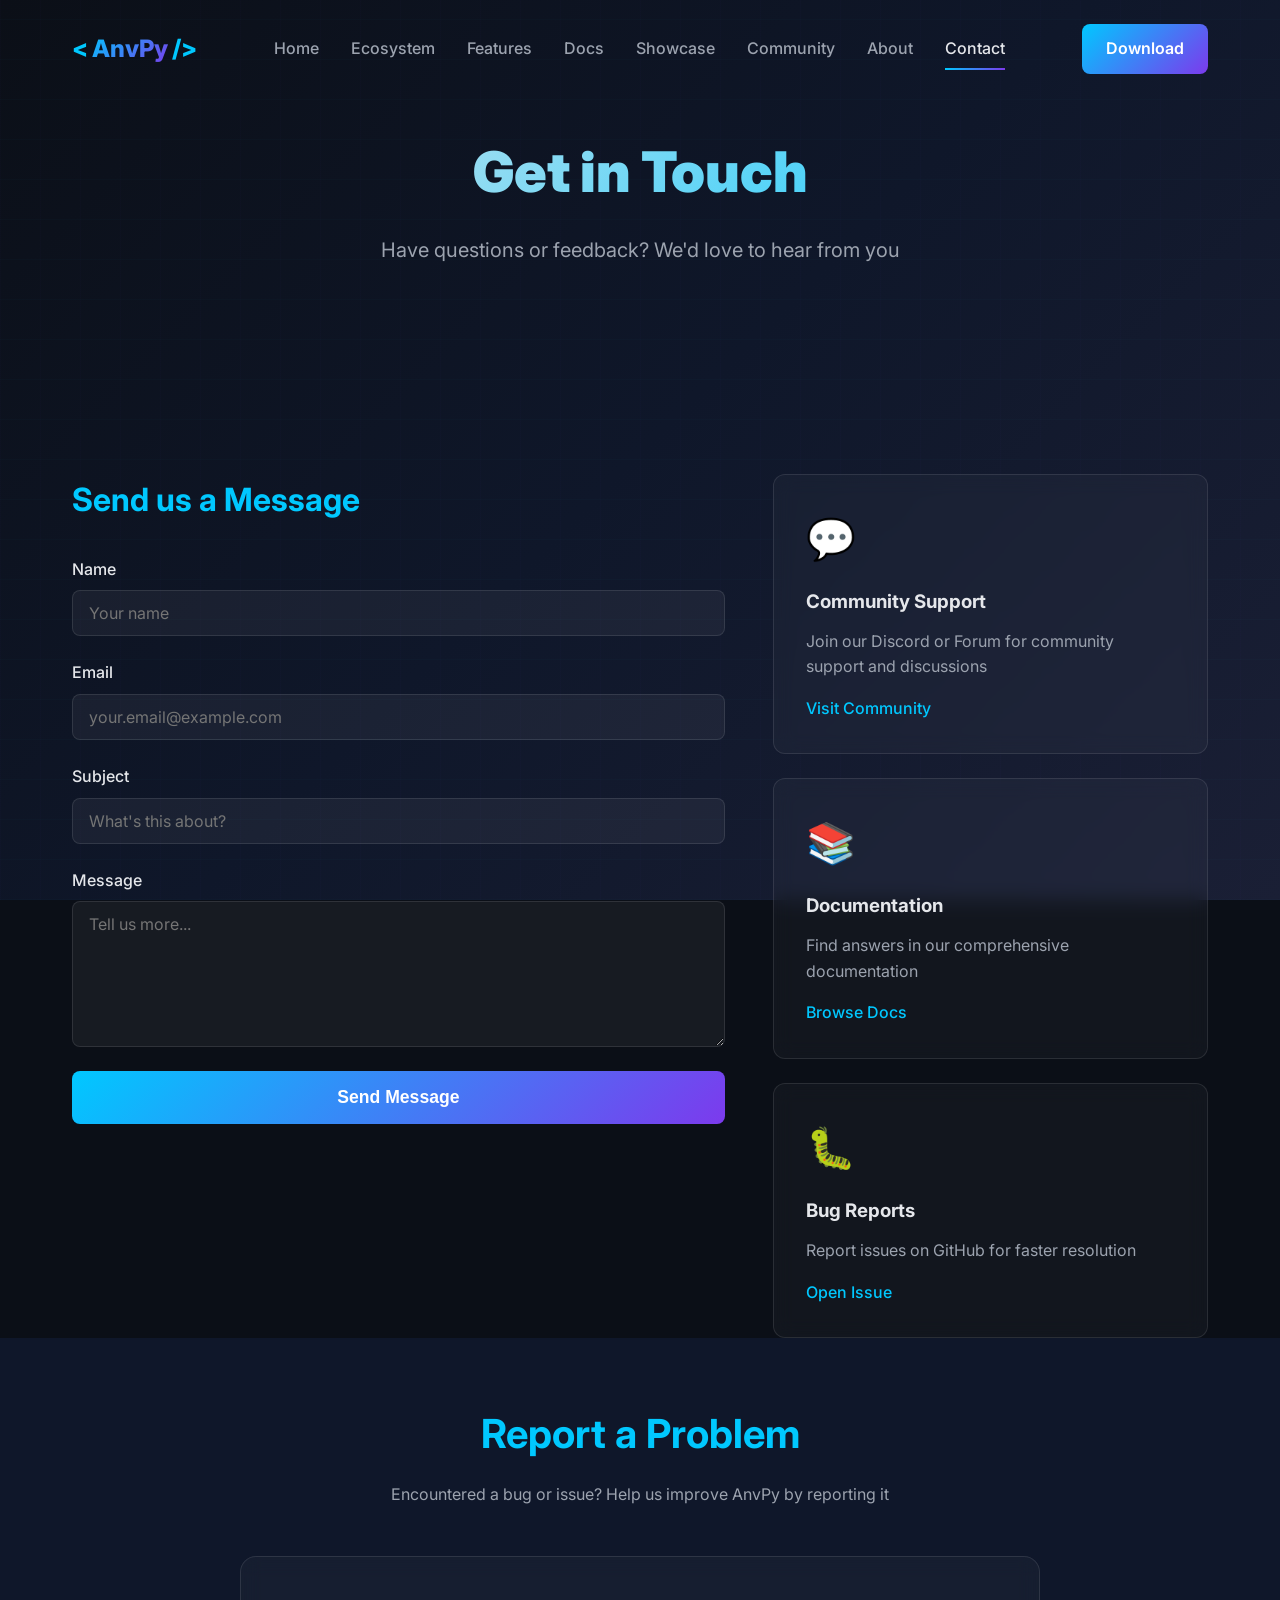
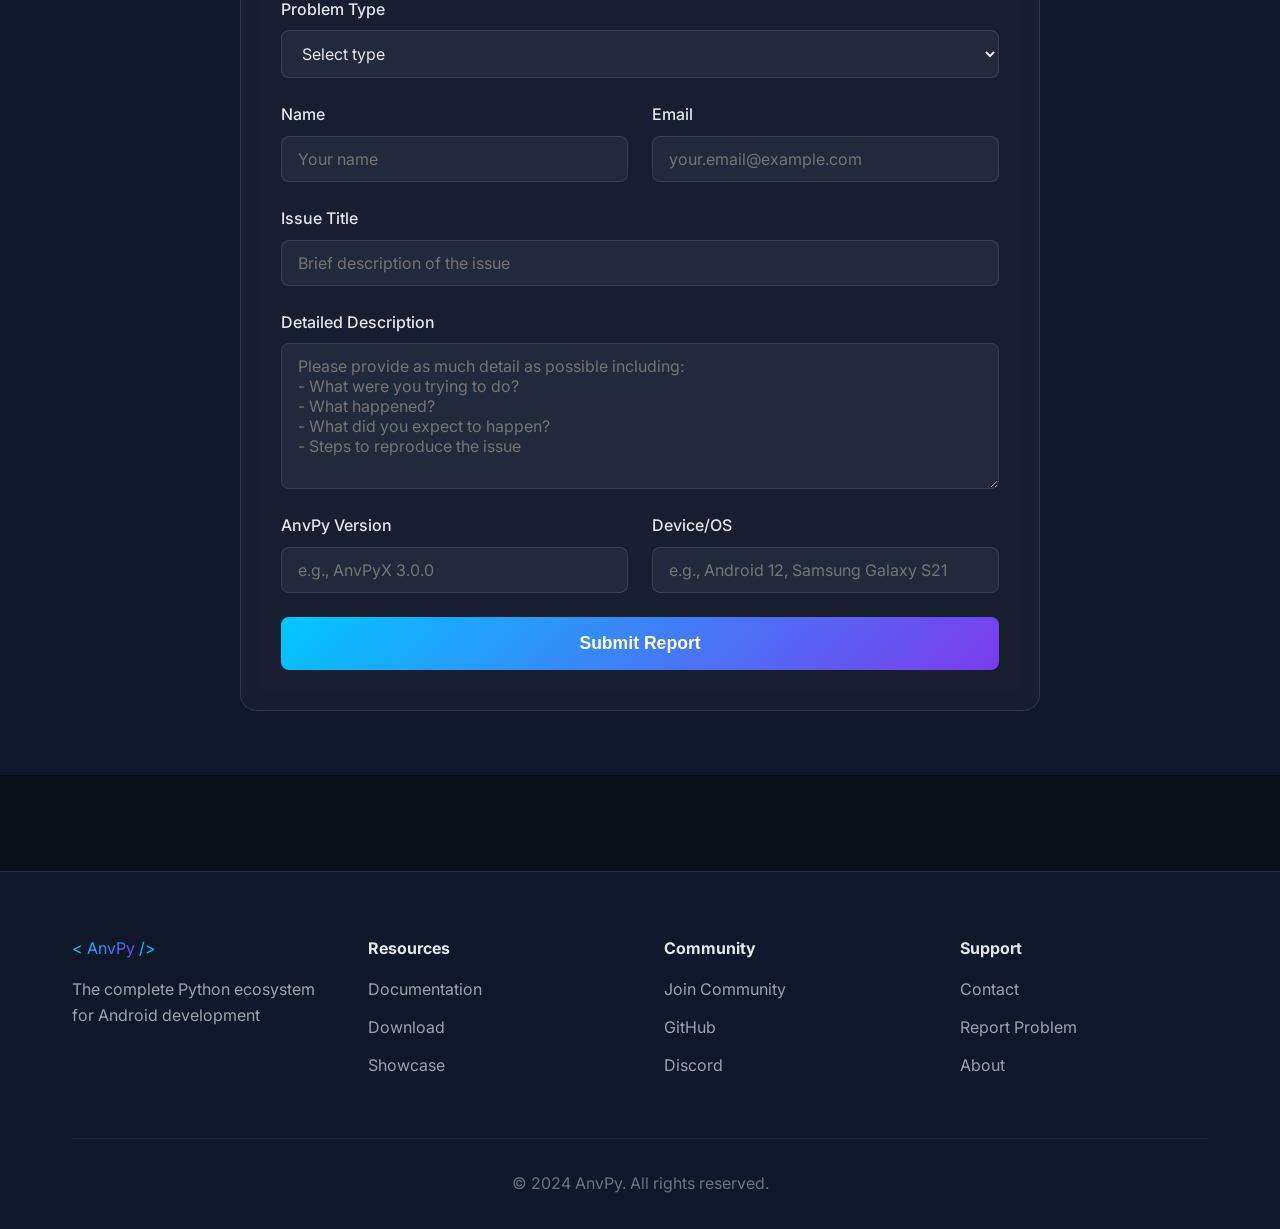
<file: anvpy-website/contact.html>
<!DOCTYPE html>
<html lang="en">
<head>
    <meta charset="UTF-8">
    <meta name="viewport" content="width=device-width, initial-scale=1.0">
    <title>Contact - AnvPy</title>
    <link rel="stylesheet" href="css/style.css">
    <link rel="preconnect" href="https://fonts.googleapis.com">
    <link rel="preconnect" href="https://fonts.gstatic.com" crossorigin>
    <link href="https://fonts.googleapis.com/css2?family=Inter:wght@300;400;500;600;700;800;900&display=swap" rel="stylesheet">
</head>
<body>
    <div class="animated-bg"></div>
    
    <nav class="navbar" id="navbar">
        <div class="container nav-container">
            <div class="logo">
                <a href="index.html">
                    <span class="logo-bracket">&lt;</span>
                    <span class="logo-text">AnvPy</span>
                    <span class="logo-bracket">/&gt;</span>
                </a>
            </div>
            <div class="nav-menu" id="navMenu">
                <a href="index.html" class="nav-link">Home</a>
                <a href="ecosystem.html" class="nav-link">Ecosystem</a>
                <a href="features.html" class="nav-link">Features</a>
                <a href="docs.html" class="nav-link">Docs</a>
                <a href="showcase.html" class="nav-link">Showcase</a>
                <a href="community.html" class="nav-link">Community</a>
                <a href="about.html" class="nav-link">About</a>
                <a href="contact.html" class="nav-link active">Contact</a>
            </div>
            <a href="download.html" class="btn btn-primary nav-download">Download</a>
            <div class="hamburger" id="hamburger">
                <span></span>
                <span></span>
                <span></span>
            </div>
        </div>
    </nav>

    <section class="page-hero">
        <div class="container">
            <h1 class="page-title" data-animate="fade-up">Get in Touch</h1>
            <p class="page-subtitle" data-animate="fade-up">Have questions or feedback? We'd love to hear from you</p>
        </div>
    </section>

    <section class="section contact-section">
        <div class="container">
            <div class="contact-grid">
                <div class="contact-form-wrapper" data-animate="slide-right">
                    <h2>Send us a Message</h2>
                    <form class="contact-form" id="contactForm">
                        <div class="form-group">
                            <label for="name">Name</label>
                            <input type="text" id="name" name="name" required placeholder="Your name">
                        </div>
                        
                        <div class="form-group">
                            <label for="email">Email</label>
                            <input type="email" id="email" name="email" required placeholder="your.email@example.com">
                        </div>
                        
                        <div class="form-group">
                            <label for="subject">Subject</label>
                            <input type="text" id="subject" name="subject" required placeholder="What's this about?">
                        </div>
                        
                        <div class="form-group">
                            <label for="message">Message</label>
                            <textarea id="message" name="message" rows="6" required placeholder="Tell us more..."></textarea>
                        </div>
                        
                        <button type="submit" class="btn btn-primary btn-large">Send Message</button>
                    </form>
                </div>
                
                <div class="contact-info" data-animate="slide-left">
                    <div class="info-card">
                        <div class="info-icon">💬</div>
                        <h3>Community Support</h3>
                        <p>Join our Discord or Forum for community support and discussions</p>
                        <a href="community.html" class="info-link">Visit Community</a>
                    </div>
                    
                    <div class="info-card">
                        <div class="info-icon">📚</div>
                        <h3>Documentation</h3>
                        <p>Find answers in our comprehensive documentation</p>
                        <a href="docs.html" class="info-link">Browse Docs</a>
                    </div>
                    
                    <div class="info-card">
                        <div class="info-icon">🐛</div>
                        <h3>Bug Reports</h3>
                        <p>Report issues on GitHub for faster resolution</p>
                        <a href="#" class="info-link">Open Issue</a>
                    </div>
                </div>
            </div>
        </div>
    </section>

    <section class="section report-section" id="report">
        <div class="container">
            <div class="report-content" data-animate="fade-up">
                <h2>Report a Problem</h2>
                <p>Encountered a bug or issue? Help us improve AnvPy by reporting it</p>
                
                <div class="report-form-wrapper">
                    <form class="contact-form" id="reportForm">
                        <div class="form-group">
                            <label for="reportType">Problem Type</label>
                            <select id="reportType" name="reportType" required>
                                <option value="">Select type</option>
                                <option value="bug">Bug Report</option>
                                <option value="crash">Application Crash</option>
                                <option value="performance">Performance Issue</option>
                                <option value="feature">Feature Request</option>
                                <option value="other">Other</option>
                            </select>
                        </div>
                        
                        <div class="form-row">
                            <div class="form-group">
                                <label for="reportName">Name</label>
                                <input type="text" id="reportName" name="reportName" required placeholder="Your name">
                            </div>
                            
                            <div class="form-group">
                                <label for="reportEmail">Email</label>
                                <input type="email" id="reportEmail" name="reportEmail" required placeholder="your.email@example.com">
                            </div>
                        </div>
                        
                        <div class="form-group">
                            <label for="reportTitle">Issue Title</label>
                            <input type="text" id="reportTitle" name="reportTitle" required placeholder="Brief description of the issue">
                        </div>
                        
                        <div class="form-group">
                            <label for="reportDescription">Detailed Description</label>
                            <textarea id="reportDescription" name="reportDescription" rows="6" required placeholder="Please provide as much detail as possible including:
- What were you trying to do?
- What happened?
- What did you expect to happen?
- Steps to reproduce the issue"></textarea>
                        </div>
                        
                        <div class="form-row">
                            <div class="form-group">
                                <label for="version">AnvPy Version</label>
                                <input type="text" id="version" name="version" placeholder="e.g., AnvPyX 3.0.0">
                            </div>
                            
                            <div class="form-group">
                                <label for="device">Device/OS</label>
                                <input type="text" id="device" name="device" placeholder="e.g., Android 12, Samsung Galaxy S21">
                            </div>
                        </div>
                        
                        <button type="submit" class="btn btn-primary btn-large">Submit Report</button>
                    </form>
                </div>
            </div>
        </div>
    </section>

    <footer class="footer">
        <div class="container">
            <div class="footer-content">
                <div class="footer-section">
                    <div class="footer-logo">
                        <span class="logo-bracket">&lt;</span>
                        <span class="logo-text">AnvPy</span>
                        <span class="logo-bracket">/&gt;</span>
                    </div>
                    <p class="footer-description">The complete Python ecosystem for Android development</p>
                </div>
                
                <div class="footer-section">
                    <h4>Resources</h4>
                    <a href="docs.html">Documentation</a>
                    <a href="download.html">Download</a>
                    <a href="showcase.html">Showcase</a>
                </div>
                
                <div class="footer-section">
                    <h4>Community</h4>
                    <a href="community.html">Join Community</a>
                    <a href="#">GitHub</a>
                    <a href="#">Discord</a>
                </div>
                
                <div class="footer-section">
                    <h4>Support</h4>
                    <a href="contact.html">Contact</a>
                    <a href="contact.html#report">Report Problem</a>
                    <a href="about.html">About</a>
                </div>
            </div>
            
            <div class="footer-bottom">
                <p>&copy; 2024 AnvPy. All rights reserved.</p>
            </div>
        </div>
    </footer>

    <script src="js/main.js"></script>
</body>
</html>
</file>
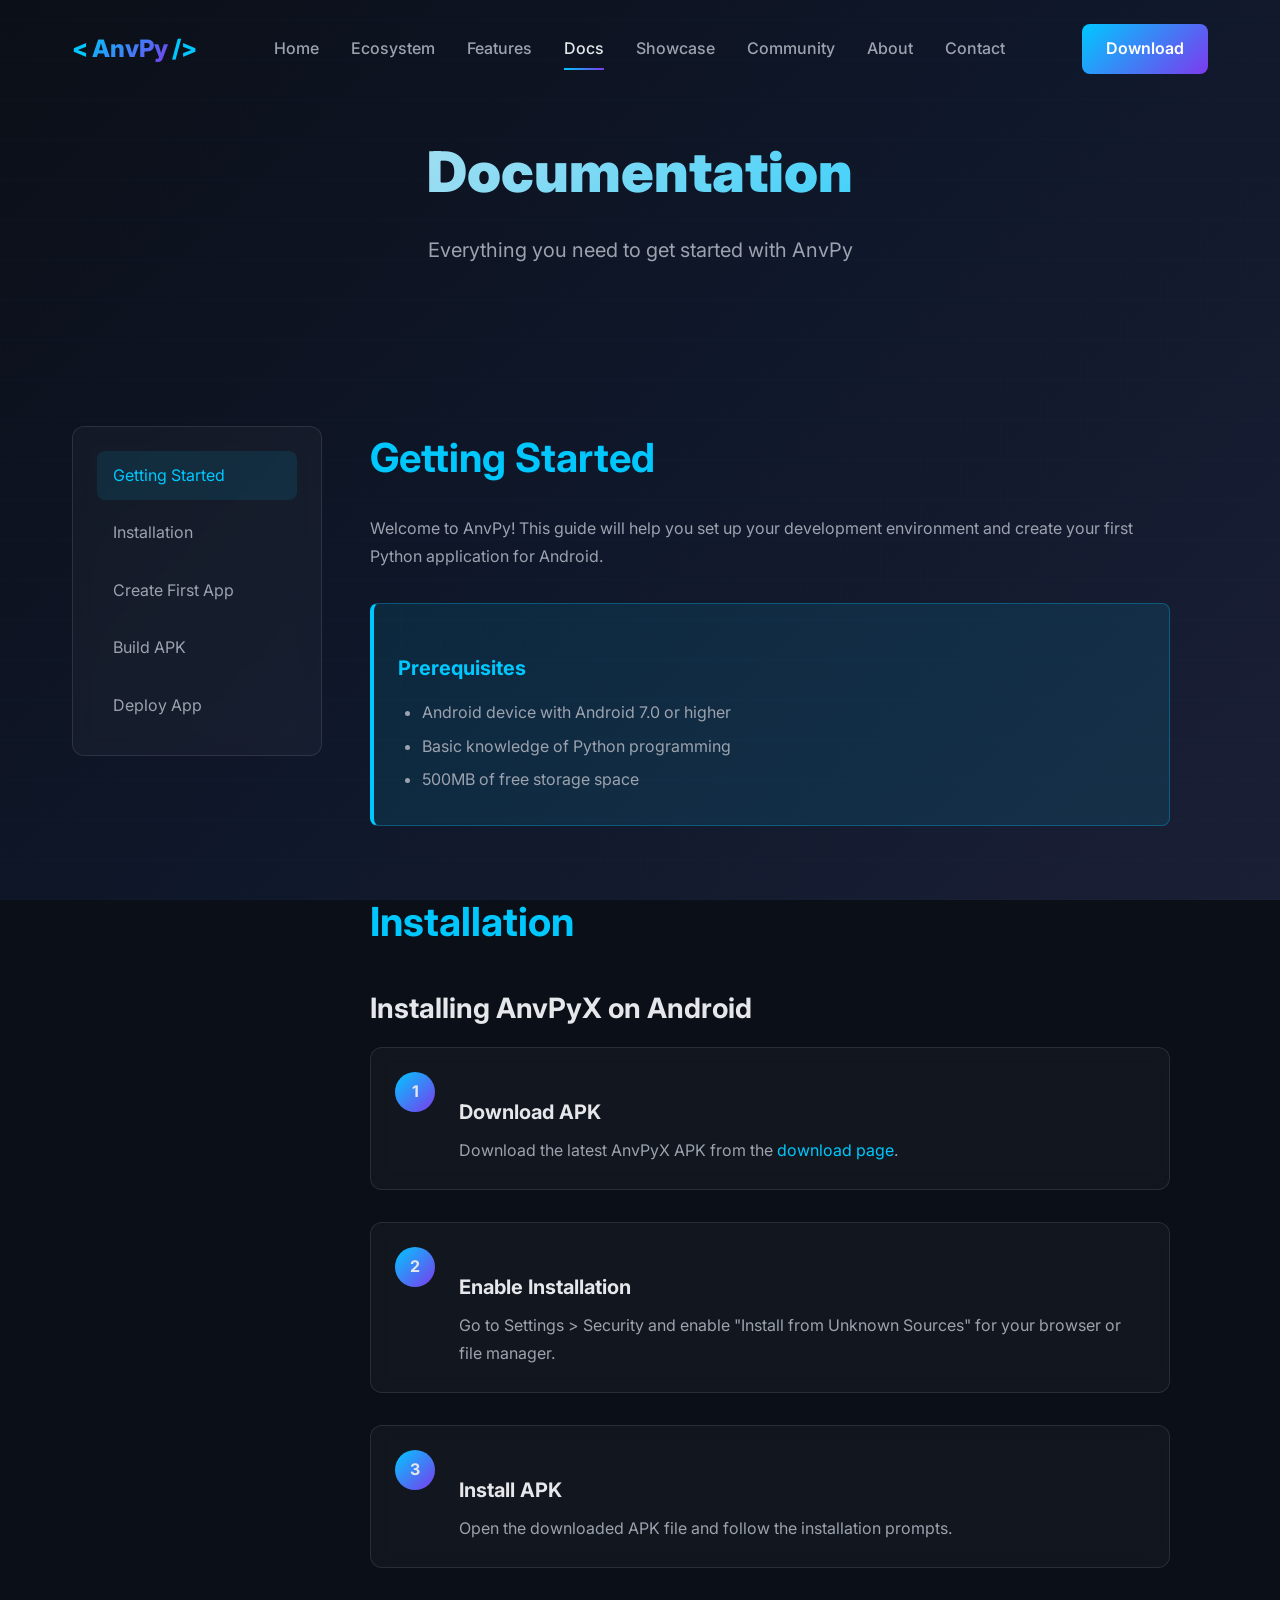
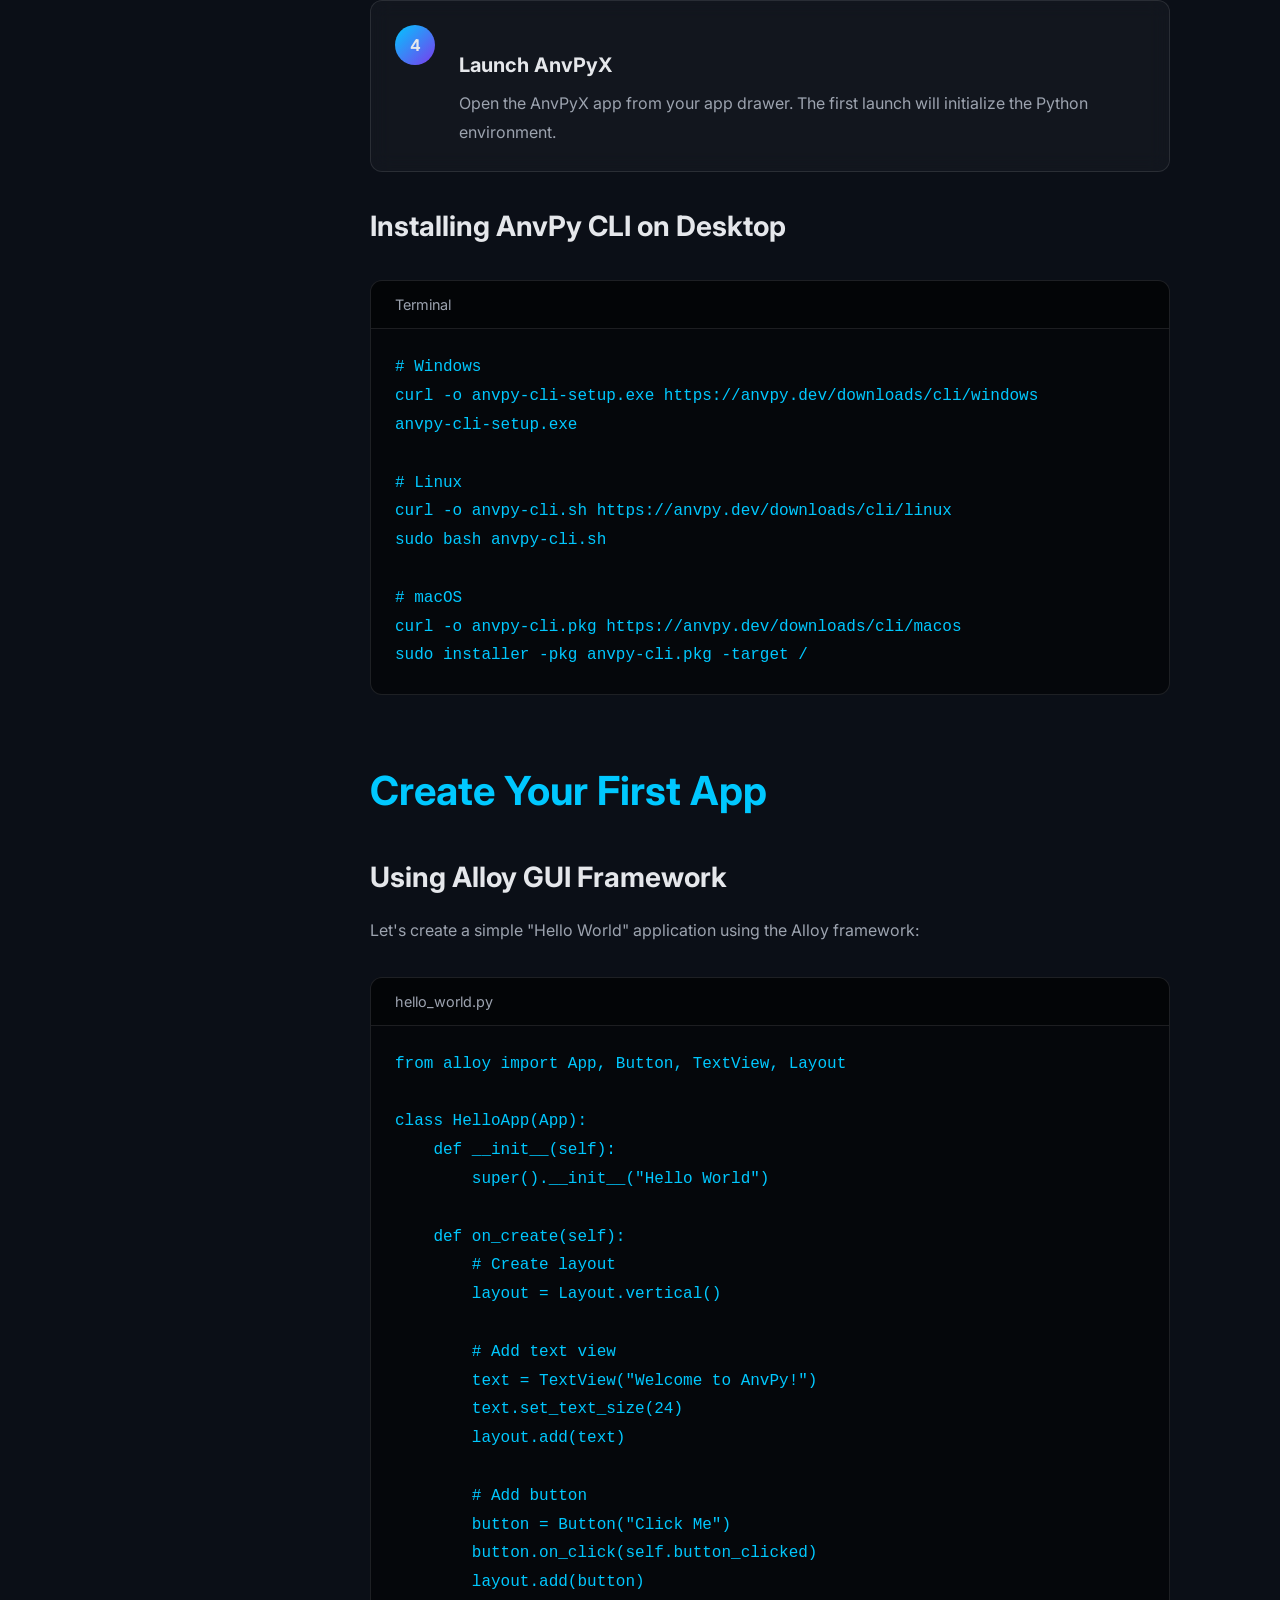
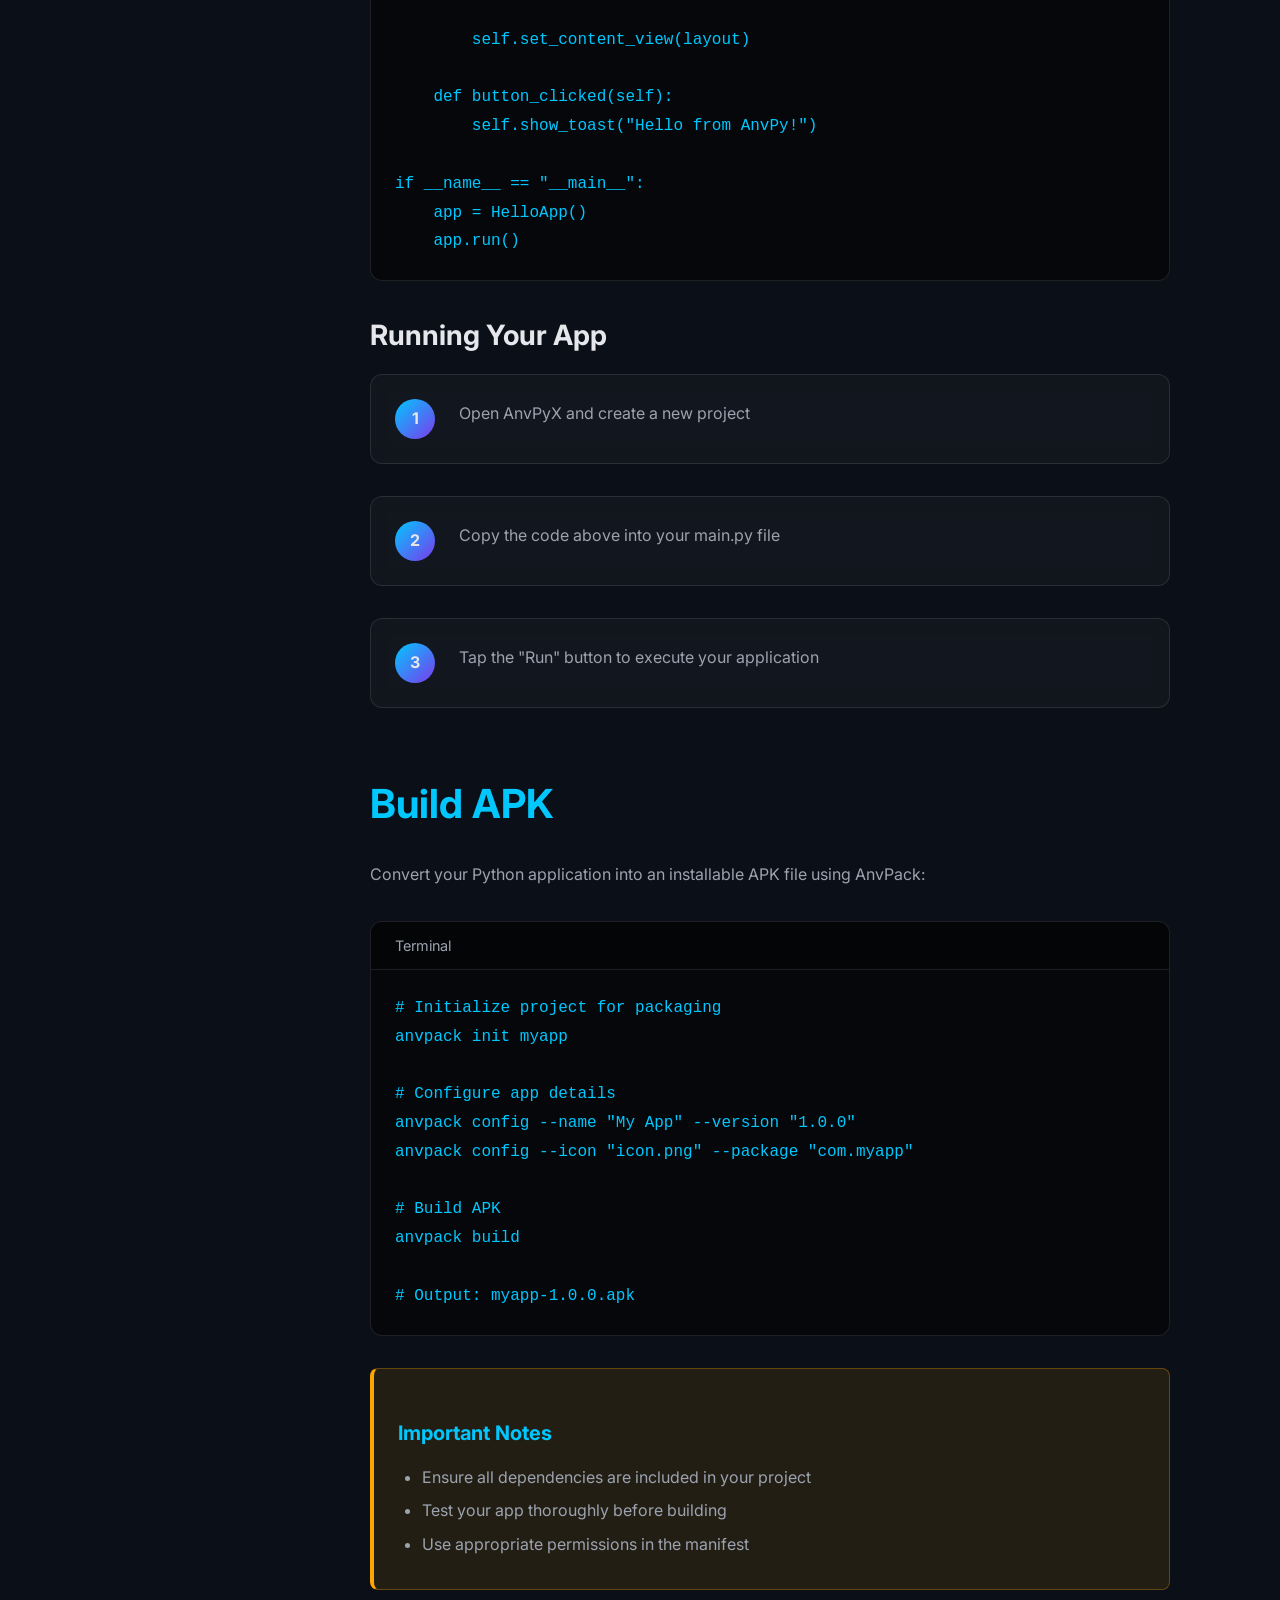
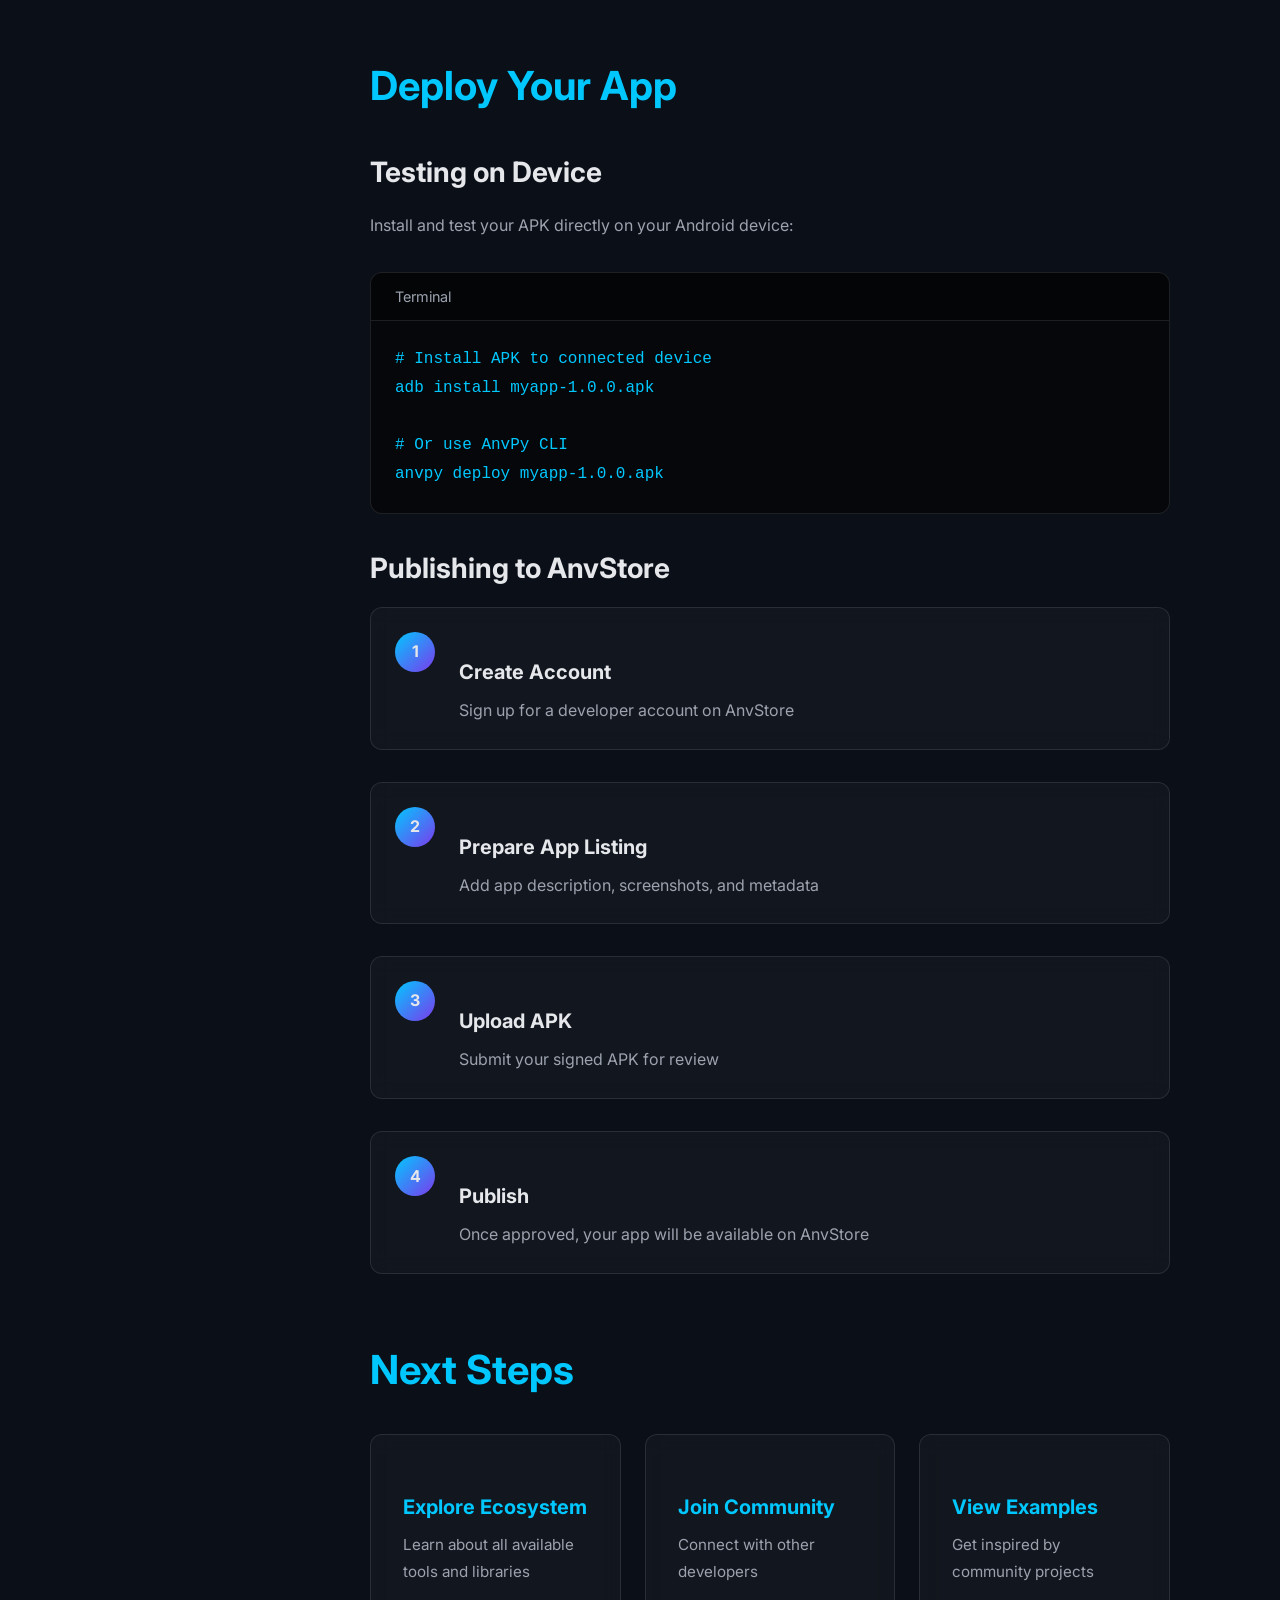
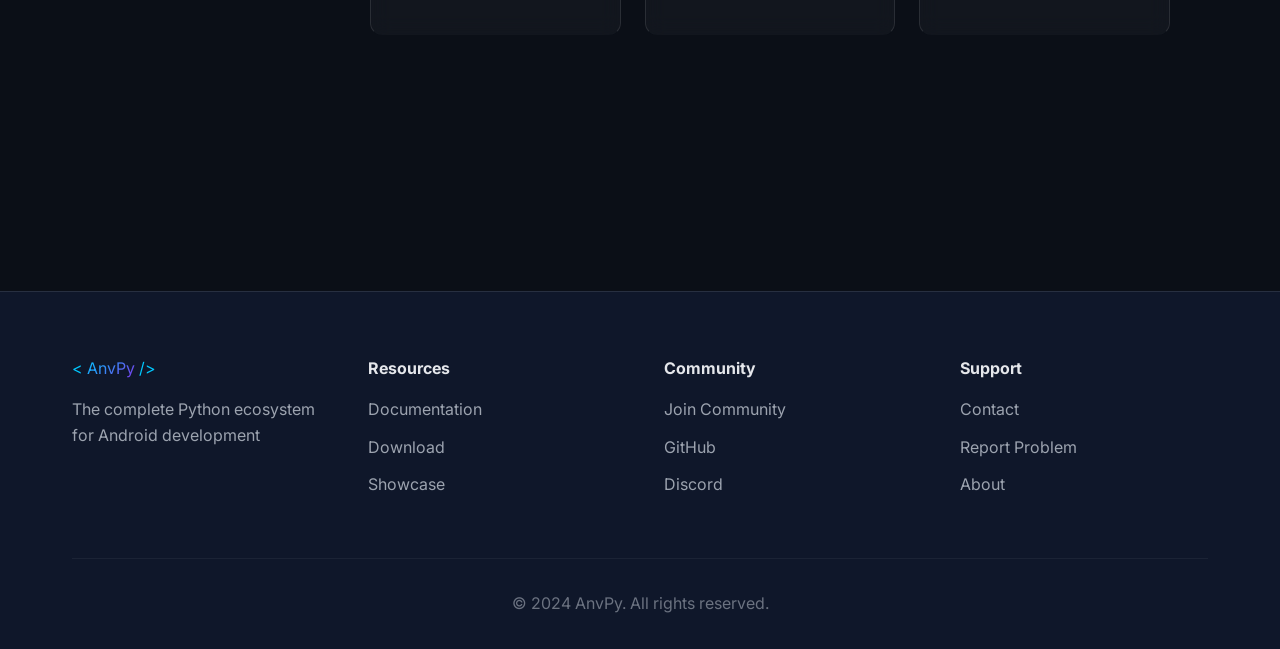
<file: anvpy-website/docs.html>
<!DOCTYPE html>
<html lang="en">
<head>
    <meta charset="UTF-8">
    <meta name="viewport" content="width=device-width, initial-scale=1.0">
    <title>Documentation - AnvPy</title>
    <link rel="stylesheet" href="css/style.css">
    <link rel="preconnect" href="https://fonts.googleapis.com">
    <link rel="preconnect" href="https://fonts.gstatic.com" crossorigin>
    <link href="https://fonts.googleapis.com/css2?family=Inter:wght@300;400;500;600;700;800;900&display=swap" rel="stylesheet">
</head>
<body>
    <div class="animated-bg"></div>
    
    <nav class="navbar" id="navbar">
        <div class="container nav-container">
            <div class="logo">
                <a href="index.html">
                    <span class="logo-bracket">&lt;</span>
                    <span class="logo-text">AnvPy</span>
                    <span class="logo-bracket">/&gt;</span>
                </a>
            </div>
            <div class="nav-menu" id="navMenu">
                <a href="index.html" class="nav-link">Home</a>
                <a href="ecosystem.html" class="nav-link">Ecosystem</a>
                <a href="features.html" class="nav-link">Features</a>
                <a href="docs.html" class="nav-link active">Docs</a>
                <a href="showcase.html" class="nav-link">Showcase</a>
                <a href="community.html" class="nav-link">Community</a>
                <a href="about.html" class="nav-link">About</a>
                <a href="contact.html" class="nav-link">Contact</a>
            </div>
            <a href="download.html" class="btn btn-primary nav-download">Download</a>
            <div class="hamburger" id="hamburger">
                <span></span>
                <span></span>
                <span></span>
            </div>
        </div>
    </nav>

    <section class="page-hero">
        <div class="container">
            <h1 class="page-title" data-animate="fade-up">Documentation</h1>
            <p class="page-subtitle" data-animate="fade-up">Everything you need to get started with AnvPy</p>
        </div>
    </section>

    <section class="section docs-section">
        <div class="container">
            <div class="docs-layout">
                <aside class="docs-sidebar">
                    <nav class="docs-nav">
                        <a href="#getting-started" class="docs-nav-link active">Getting Started</a>
                        <a href="#installation" class="docs-nav-link">Installation</a>
                        <a href="#first-app" class="docs-nav-link">Create First App</a>
                        <a href="#build-apk" class="docs-nav-link">Build APK</a>
                        <a href="#deploy" class="docs-nav-link">Deploy App</a>
                    </nav>
                </aside>
                
                <main class="docs-content">
                    <section id="getting-started" class="doc-section" data-animate="fade-up">
                        <h2>Getting Started</h2>
                        <p>Welcome to AnvPy! This guide will help you set up your development environment and create your first Python application for Android.</p>
                        
                        <div class="info-box">
                            <h4>Prerequisites</h4>
                            <ul>
                                <li>Android device with Android 7.0 or higher</li>
                                <li>Basic knowledge of Python programming</li>
                                <li>500MB of free storage space</li>
                            </ul>
                        </div>
                    </section>

                    <section id="installation" class="doc-section" data-animate="fade-up">
                        <h2>Installation</h2>
                        
                        <h3>Installing AnvPyX on Android</h3>
                        <div class="step-card">
                            <div class="step-number">1</div>
                            <div class="step-content">
                                <h4>Download APK</h4>
                                <p>Download the latest AnvPyX APK from the <a href="download.html">download page</a>.</p>
                            </div>
                        </div>
                        
                        <div class="step-card">
                            <div class="step-number">2</div>
                            <div class="step-content">
                                <h4>Enable Installation</h4>
                                <p>Go to Settings > Security and enable "Install from Unknown Sources" for your browser or file manager.</p>
                            </div>
                        </div>
                        
                        <div class="step-card">
                            <div class="step-number">3</div>
                            <div class="step-content">
                                <h4>Install APK</h4>
                                <p>Open the downloaded APK file and follow the installation prompts.</p>
                            </div>
                        </div>
                        
                        <div class="step-card">
                            <div class="step-number">4</div>
                            <div class="step-content">
                                <h4>Launch AnvPyX</h4>
                                <p>Open the AnvPyX app from your app drawer. The first launch will initialize the Python environment.</p>
                            </div>
                        </div>

                        <h3>Installing AnvPy CLI on Desktop</h3>
                        <div class="code-block">
                            <div class="code-header">Terminal</div>
                            <pre><code># Windows
curl -o anvpy-cli-setup.exe https://anvpy.dev/downloads/cli/windows
anvpy-cli-setup.exe

# Linux
curl -o anvpy-cli.sh https://anvpy.dev/downloads/cli/linux
sudo bash anvpy-cli.sh

# macOS
curl -o anvpy-cli.pkg https://anvpy.dev/downloads/cli/macos
sudo installer -pkg anvpy-cli.pkg -target /</code></pre>
                        </div>
                    </section>

                    <section id="first-app" class="doc-section" data-animate="fade-up">
                        <h2>Create Your First App</h2>
                        
                        <h3>Using Alloy GUI Framework</h3>
                        <p>Let's create a simple "Hello World" application using the Alloy framework:</p>
                        
                        <div class="code-block">
                            <div class="code-header">hello_world.py</div>
                            <pre><code>from alloy import App, Button, TextView, Layout

class HelloApp(App):
    def __init__(self):
        super().__init__("Hello World")
        
    def on_create(self):
        # Create layout
        layout = Layout.vertical()
        
        # Add text view
        text = TextView("Welcome to AnvPy!")
        text.set_text_size(24)
        layout.add(text)
        
        # Add button
        button = Button("Click Me")
        button.on_click(self.button_clicked)
        layout.add(button)
        
        self.set_content_view(layout)
    
    def button_clicked(self):
        self.show_toast("Hello from AnvPy!")

if __name__ == "__main__":
    app = HelloApp()
    app.run()</code></pre>
                        </div>
                        
                        <h3>Running Your App</h3>
                        <div class="step-card">
                            <div class="step-number">1</div>
                            <div class="step-content">
                                <p>Open AnvPyX and create a new project</p>
                            </div>
                        </div>
                        
                        <div class="step-card">
                            <div class="step-number">2</div>
                            <div class="step-content">
                                <p>Copy the code above into your main.py file</p>
                            </div>
                        </div>
                        
                        <div class="step-card">
                            <div class="step-number">3</div>
                            <div class="step-content">
                                <p>Tap the "Run" button to execute your application</p>
                            </div>
                        </div>
                    </section>

                    <section id="build-apk" class="doc-section" data-animate="fade-up">
                        <h2>Build APK</h2>
                        
                        <p>Convert your Python application into an installable APK file using AnvPack:</p>
                        
                        <div class="code-block">
                            <div class="code-header">Terminal</div>
                            <pre><code># Initialize project for packaging
anvpack init myapp

# Configure app details
anvpack config --name "My App" --version "1.0.0"
anvpack config --icon "icon.png" --package "com.myapp"

# Build APK
anvpack build

# Output: myapp-1.0.0.apk</code></pre>
                        </div>
                        
                        <div class="info-box warning">
                            <h4>Important Notes</h4>
                            <ul>
                                <li>Ensure all dependencies are included in your project</li>
                                <li>Test your app thoroughly before building</li>
                                <li>Use appropriate permissions in the manifest</li>
                            </ul>
                        </div>
                    </section>

                    <section id="deploy" class="doc-section" data-animate="fade-up">
                        <h2>Deploy Your App</h2>
                        
                        <h3>Testing on Device</h3>
                        <p>Install and test your APK directly on your Android device:</p>
                        
                        <div class="code-block">
                            <div class="code-header">Terminal</div>
                            <pre><code># Install APK to connected device
adb install myapp-1.0.0.apk

# Or use AnvPy CLI
anvpy deploy myapp-1.0.0.apk</code></pre>
                        </div>
                        
                        <h3>Publishing to AnvStore</h3>
                        <div class="step-card">
                            <div class="step-number">1</div>
                            <div class="step-content">
                                <h4>Create Account</h4>
                                <p>Sign up for a developer account on AnvStore</p>
                            </div>
                        </div>
                        
                        <div class="step-card">
                            <div class="step-number">2</div>
                            <div class="step-content">
                                <h4>Prepare App Listing</h4>
                                <p>Add app description, screenshots, and metadata</p>
                            </div>
                        </div>
                        
                        <div class="step-card">
                            <div class="step-number">3</div>
                            <div class="step-content">
                                <h4>Upload APK</h4>
                                <p>Submit your signed APK for review</p>
                            </div>
                        </div>
                        
                        <div class="step-card">
                            <div class="step-number">4</div>
                            <div class="step-content">
                                <h4>Publish</h4>
                                <p>Once approved, your app will be available on AnvStore</p>
                            </div>
                        </div>
                    </section>

                    <section class="doc-section" data-animate="fade-up">
                        <h2>Next Steps</h2>
                        
                        <div class="next-steps-grid">
                            <a href="ecosystem.html" class="next-step-card">
                                <h4>Explore Ecosystem</h4>
                                <p>Learn about all available tools and libraries</p>
                            </a>
                            
                            <a href="community.html" class="next-step-card">
                                <h4>Join Community</h4>
                                <p>Connect with other developers</p>
                            </a>
                            
                            <a href="showcase.html" class="next-step-card">
                                <h4>View Examples</h4>
                                <p>Get inspired by community projects</p>
                            </a>
                        </div>
                    </section>
                </main>
            </div>
        </div>
    </section>

    <footer class="footer">
        <div class="container">
            <div class="footer-content">
                <div class="footer-section">
                    <div class="footer-logo">
                        <span class="logo-bracket">&lt;</span>
                        <span class="logo-text">AnvPy</span>
                        <span class="logo-bracket">/&gt;</span>
                    </div>
                    <p class="footer-description">The complete Python ecosystem for Android development</p>
                </div>
                
                <div class="footer-section">
                    <h4>Resources</h4>
                    <a href="docs.html">Documentation</a>
                    <a href="download.html">Download</a>
                    <a href="showcase.html">Showcase</a>
                </div>
                
                <div class="footer-section">
                    <h4>Community</h4>
                    <a href="community.html">Join Community</a>
                    <a href="#">GitHub</a>
                    <a href="#">Discord</a>
                </div>
                
                <div class="footer-section">
                    <h4>Support</h4>
                    <a href="contact.html">Contact</a>
                    <a href="contact.html#report">Report Problem</a>
                    <a href="about.html">About</a>
                </div>
            </div>
            
            <div class="footer-bottom">
                <p>&copy; 2024 AnvPy. All rights reserved.</p>
            </div>
        </div>
    </footer>

    <script src="js/main.js"></script>
</body>
</html>
</file>
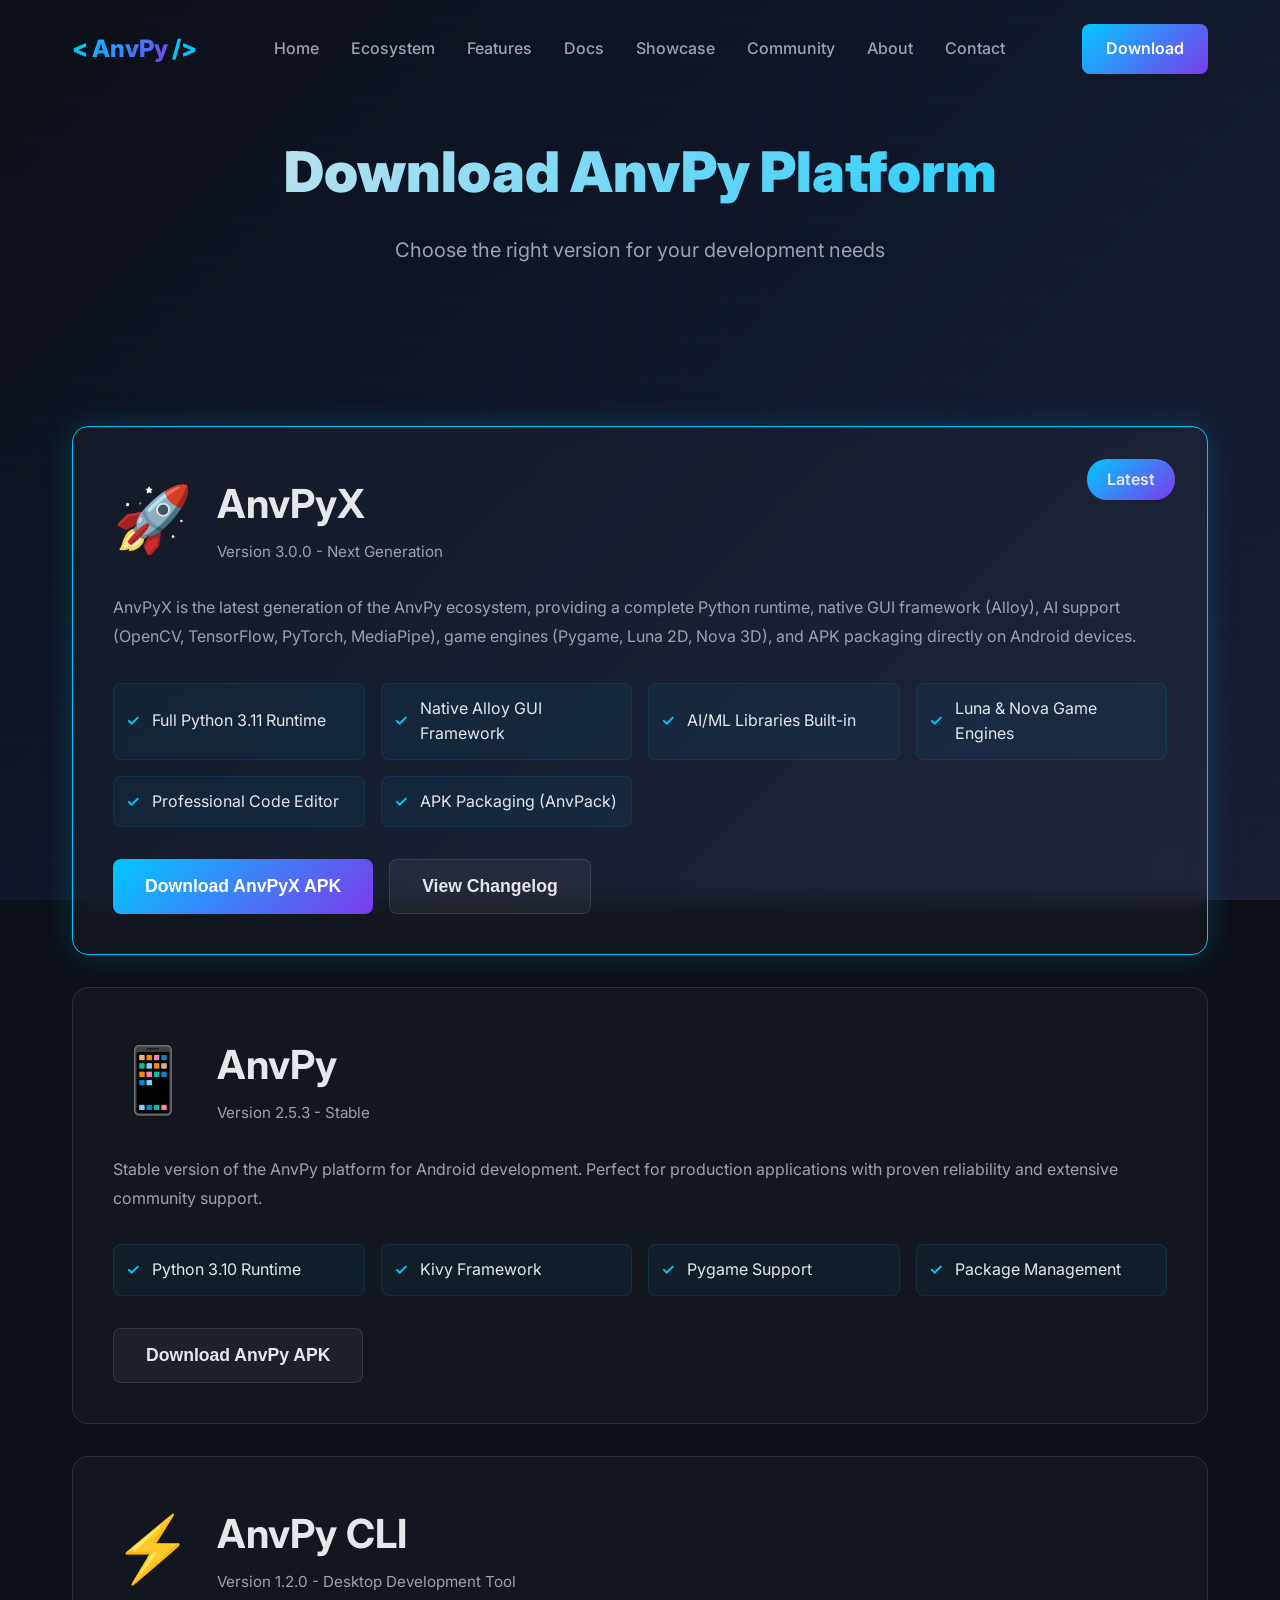
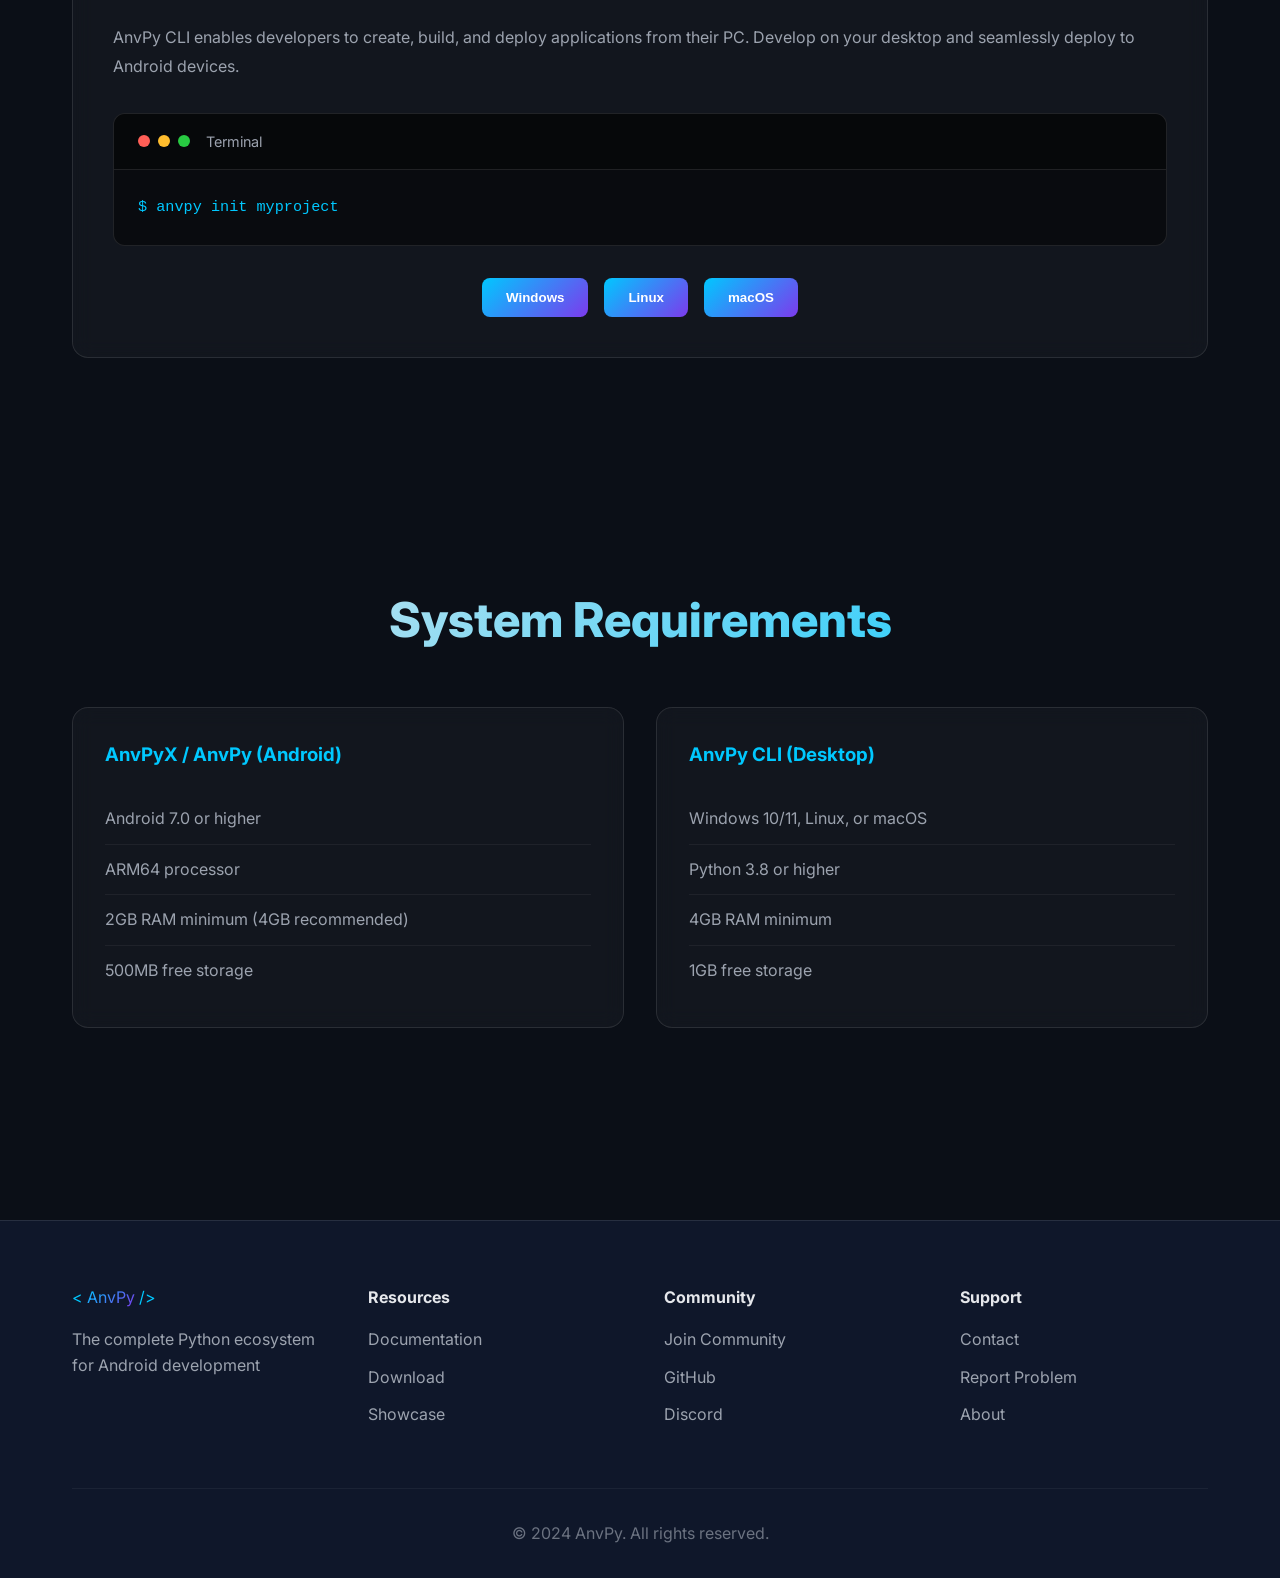
<file: anvpy-website/download.html>
<!DOCTYPE html>
<html lang="en">
<head>
    <meta charset="UTF-8">
    <meta name="viewport" content="width=device-width, initial-scale=1.0">
    <title>Download - AnvPy</title>
    <link rel="stylesheet" href="css/style.css">
    <link rel="preconnect" href="https://fonts.googleapis.com">
    <link rel="preconnect" href="https://fonts.gstatic.com" crossorigin>
    <link href="https://fonts.googleapis.com/css2?family=Inter:wght@300;400;500;600;700;800;900&display=swap" rel="stylesheet">
</head>
<body>
    <div class="animated-bg"></div>
    
    <nav class="navbar" id="navbar">
        <div class="container nav-container">
            <div class="logo">
                <a href="index.html">
                    <span class="logo-bracket">&lt;</span>
                    <span class="logo-text">AnvPy</span>
                    <span class="logo-bracket">/&gt;</span>
                </a>
            </div>
            <div class="nav-menu" id="navMenu">
                <a href="index.html" class="nav-link">Home</a>
                <a href="ecosystem.html" class="nav-link">Ecosystem</a>
                <a href="features.html" class="nav-link">Features</a>
                <a href="docs.html" class="nav-link">Docs</a>
                <a href="showcase.html" class="nav-link">Showcase</a>
                <a href="community.html" class="nav-link">Community</a>
                <a href="about.html" class="nav-link">About</a>
                <a href="contact.html" class="nav-link">Contact</a>
            </div>
            <a href="download.html" class="btn btn-primary nav-download active">Download</a>
            <div class="hamburger" id="hamburger">
                <span></span>
                <span></span>
                <span></span>
            </div>
        </div>
    </nav>

    <section class="page-hero">
        <div class="container">
            <h1 class="page-title" data-animate="fade-up">Download AnvPy Platform</h1>
            <p class="page-subtitle" data-animate="fade-up">Choose the right version for your development needs</p>
        </div>
    </section>

    <section class="section download-section">
        <div class="container">
            <div class="product-section featured-product" data-animate="slide-up">
                <div class="product-badge">Latest</div>
                <div class="product-header">
                    <div class="product-icon">🚀</div>
                    <div>
                        <h2>AnvPyX</h2>
                        <p class="product-version">Version 3.0.0 - Next Generation</p>
                    </div>
                </div>
                <div class="product-content">
                    <p class="product-description">
                        AnvPyX is the latest generation of the AnvPy ecosystem, providing a complete Python runtime, 
                        native GUI framework (Alloy), AI support (OpenCV, TensorFlow, PyTorch, MediaPipe), 
                        game engines (Pygame, Luna 2D, Nova 3D), and APK packaging directly on Android devices.
                    </p>
                    
                    <div class="product-features">
                        <div class="feature-item">
                            <span class="feature-icon">✓</span>
                            <span>Full Python 3.11 Runtime</span>
                        </div>
                        <div class="feature-item">
                            <span class="feature-icon">✓</span>
                            <span>Native Alloy GUI Framework</span>
                        </div>
                        <div class="feature-item">
                            <span class="feature-icon">✓</span>
                            <span>AI/ML Libraries Built-in</span>
                        </div>
                        <div class="feature-item">
                            <span class="feature-icon">✓</span>
                            <span>Luna & Nova Game Engines</span>
                        </div>
                        <div class="feature-item">
                            <span class="feature-icon">✓</span>
                            <span>Professional Code Editor</span>
                        </div>
                        <div class="feature-item">
                            <span class="feature-icon">✓</span>
                            <span>APK Packaging (AnvPack)</span>
                        </div>
                    </div>
                    
                    <div class="product-actions">
                        <button class="btn btn-primary btn-large">Download AnvPyX APK</button>
                        <button class="btn btn-secondary btn-large">View Changelog</button>
                    </div>
                </div>
            </div>

            <div class="product-section" data-animate="slide-up">
                <div class="product-header">
                    <div class="product-icon">📱</div>
                    <div>
                        <h2>AnvPy</h2>
                        <p class="product-version">Version 2.5.3 - Stable</p>
                    </div>
                </div>
                <div class="product-content">
                    <p class="product-description">
                        Stable version of the AnvPy platform for Android development. Perfect for production applications 
                        with proven reliability and extensive community support.
                    </p>
                    
                    <div class="product-features">
                        <div class="feature-item">
                            <span class="feature-icon">✓</span>
                            <span>Python 3.10 Runtime</span>
                        </div>
                        <div class="feature-item">
                            <span class="feature-icon">✓</span>
                            <span>Kivy Framework</span>
                        </div>
                        <div class="feature-item">
                            <span class="feature-icon">✓</span>
                            <span>Pygame Support</span>
                        </div>
                        <div class="feature-item">
                            <span class="feature-icon">✓</span>
                            <span>Package Management</span>
                        </div>
                    </div>
                    
                    <div class="product-actions">
                        <button class="btn btn-secondary btn-large">Download AnvPy APK</button>
                    </div>
                </div>
            </div>

            <div class="product-section" data-animate="slide-up">
                <div class="product-header">
                    <div class="product-icon">⚡</div>
                    <div>
                        <h2>AnvPy CLI</h2>
                        <p class="product-version">Version 1.2.0 - Desktop Development Tool</p>
                    </div>
                </div>
                <div class="product-content">
                    <p class="product-description">
                        AnvPy CLI enables developers to create, build, and deploy applications from their PC. 
                        Develop on your desktop and seamlessly deploy to Android devices.
                    </p>
                    
                    <div class="terminal-demo">
                        <div class="terminal-header">
                            <div class="terminal-controls">
                                <span class="control-dot red"></span>
                                <span class="control-dot yellow"></span>
                                <span class="control-dot green"></span>
                            </div>
                            <span class="terminal-title">Terminal</span>
                        </div>
                        <div class="terminal-body">
                            <pre class="terminal-content" id="terminalContent"></pre>
                        </div>
                    </div>
                    
                    <div class="product-actions cli-actions">
                        <button class="btn btn-primary">Windows</button>
                        <button class="btn btn-primary">Linux</button>
                        <button class="btn btn-primary">macOS</button>
                    </div>
                </div>
            </div>
        </div>
    </section>

    <section class="section system-requirements">
        <div class="container">
            <h2 class="section-title" data-animate="fade-up">System Requirements</h2>
            
            <div class="requirements-grid">
                <div class="requirement-card" data-animate="scale-in">
                    <h3>AnvPyX / AnvPy (Android)</h3>
                    <ul>
                        <li>Android 7.0 or higher</li>
                        <li>ARM64 processor</li>
                        <li>2GB RAM minimum (4GB recommended)</li>
                        <li>500MB free storage</li>
                    </ul>
                </div>
                
                <div class="requirement-card" data-animate="scale-in">
                    <h3>AnvPy CLI (Desktop)</h3>
                    <ul>
                        <li>Windows 10/11, Linux, or macOS</li>
                        <li>Python 3.8 or higher</li>
                        <li>4GB RAM minimum</li>
                        <li>1GB free storage</li>
                    </ul>
                </div>
            </div>
        </div>
    </section>

    <footer class="footer">
        <div class="container">
            <div class="footer-content">
                <div class="footer-section">
                    <div class="footer-logo">
                        <span class="logo-bracket">&lt;</span>
                        <span class="logo-text">AnvPy</span>
                        <span class="logo-bracket">/&gt;</span>
                    </div>
                    <p class="footer-description">The complete Python ecosystem for Android development</p>
                </div>
                
                <div class="footer-section">
                    <h4>Resources</h4>
                    <a href="docs.html">Documentation</a>
                    <a href="download.html">Download</a>
                    <a href="showcase.html">Showcase</a>
                </div>
                
                <div class="footer-section">
                    <h4>Community</h4>
                    <a href="community.html">Join Community</a>
                    <a href="#">GitHub</a>
                    <a href="#">Discord</a>
                </div>
                
                <div class="footer-section">
                    <h4>Support</h4>
                    <a href="contact.html">Contact</a>
                    <a href="contact.html#report">Report Problem</a>
                    <a href="about.html">About</a>
                </div>
            </div>
            
            <div class="footer-bottom">
                <p>&copy; 2024 AnvPy. All rights reserved.</p>
            </div>
        </div>
    </footer>

    <script src="js/main.js"></script>
</body>
</html>
</file>
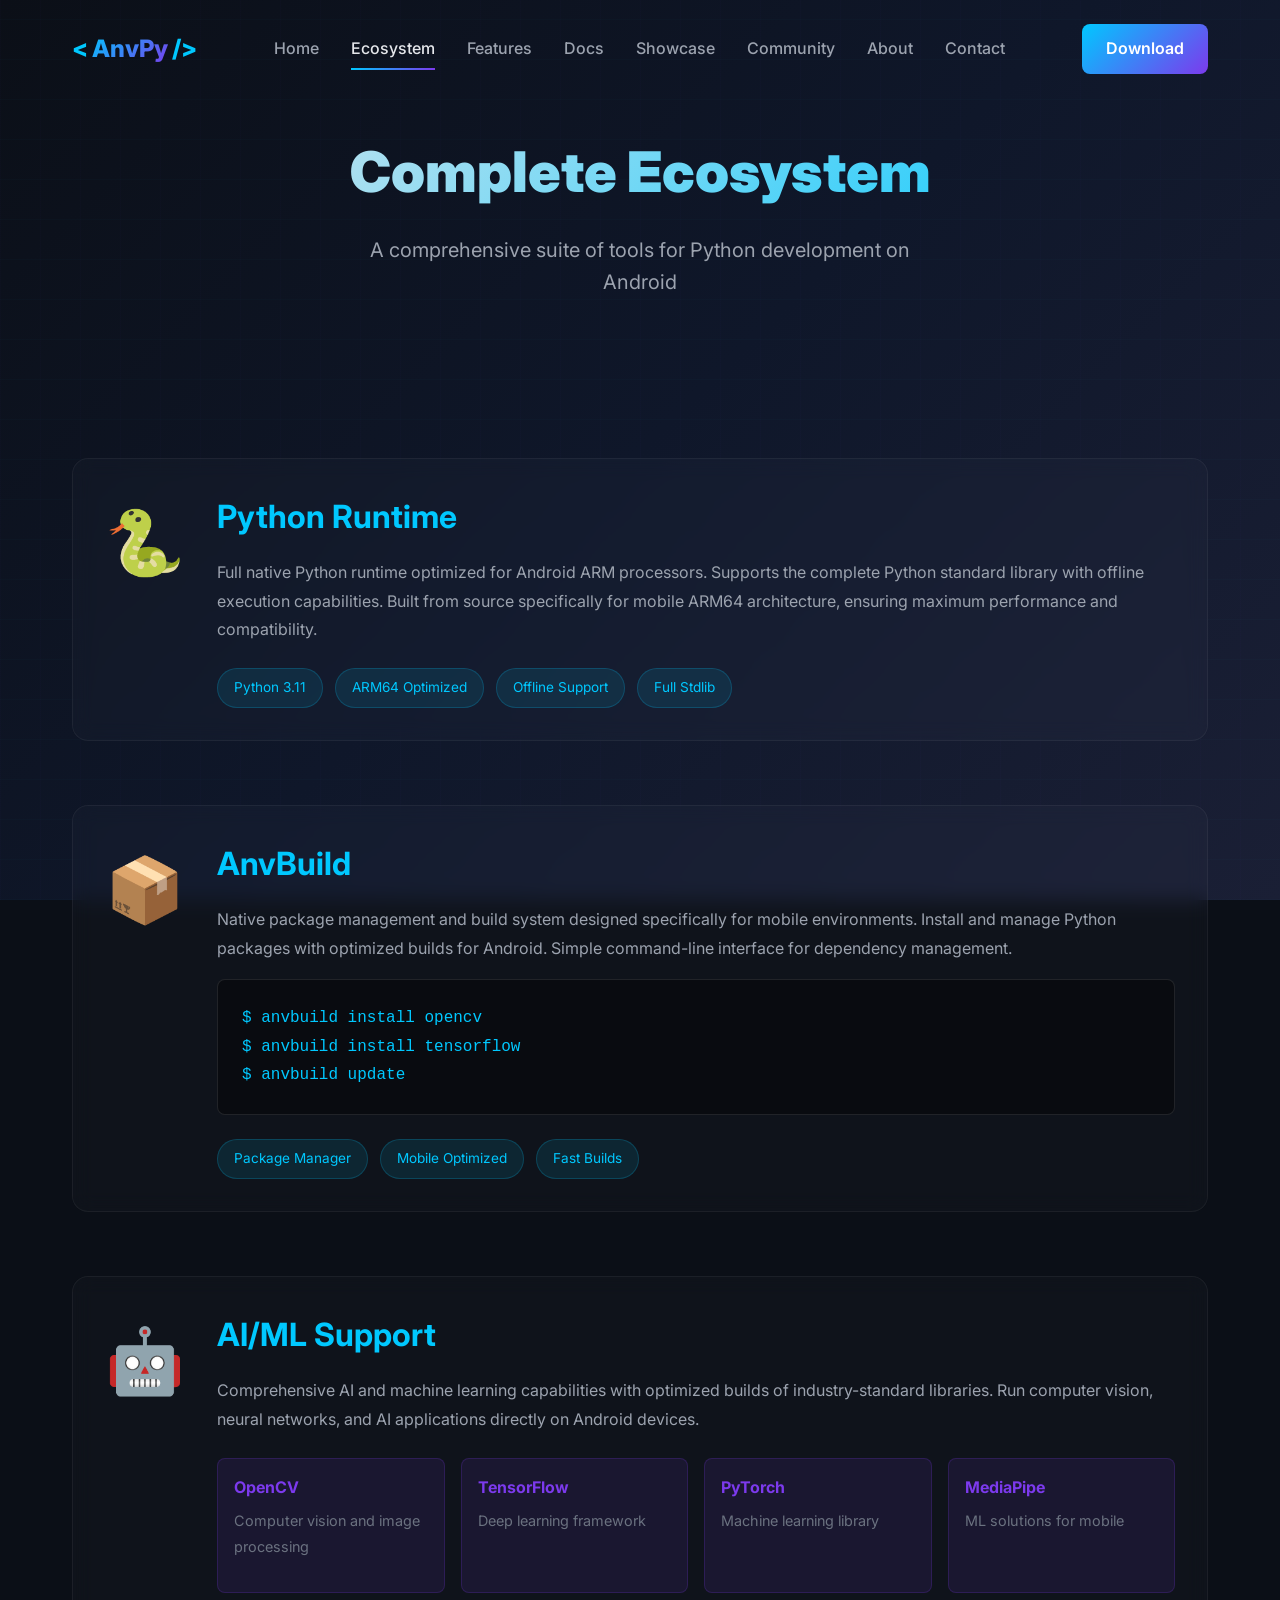
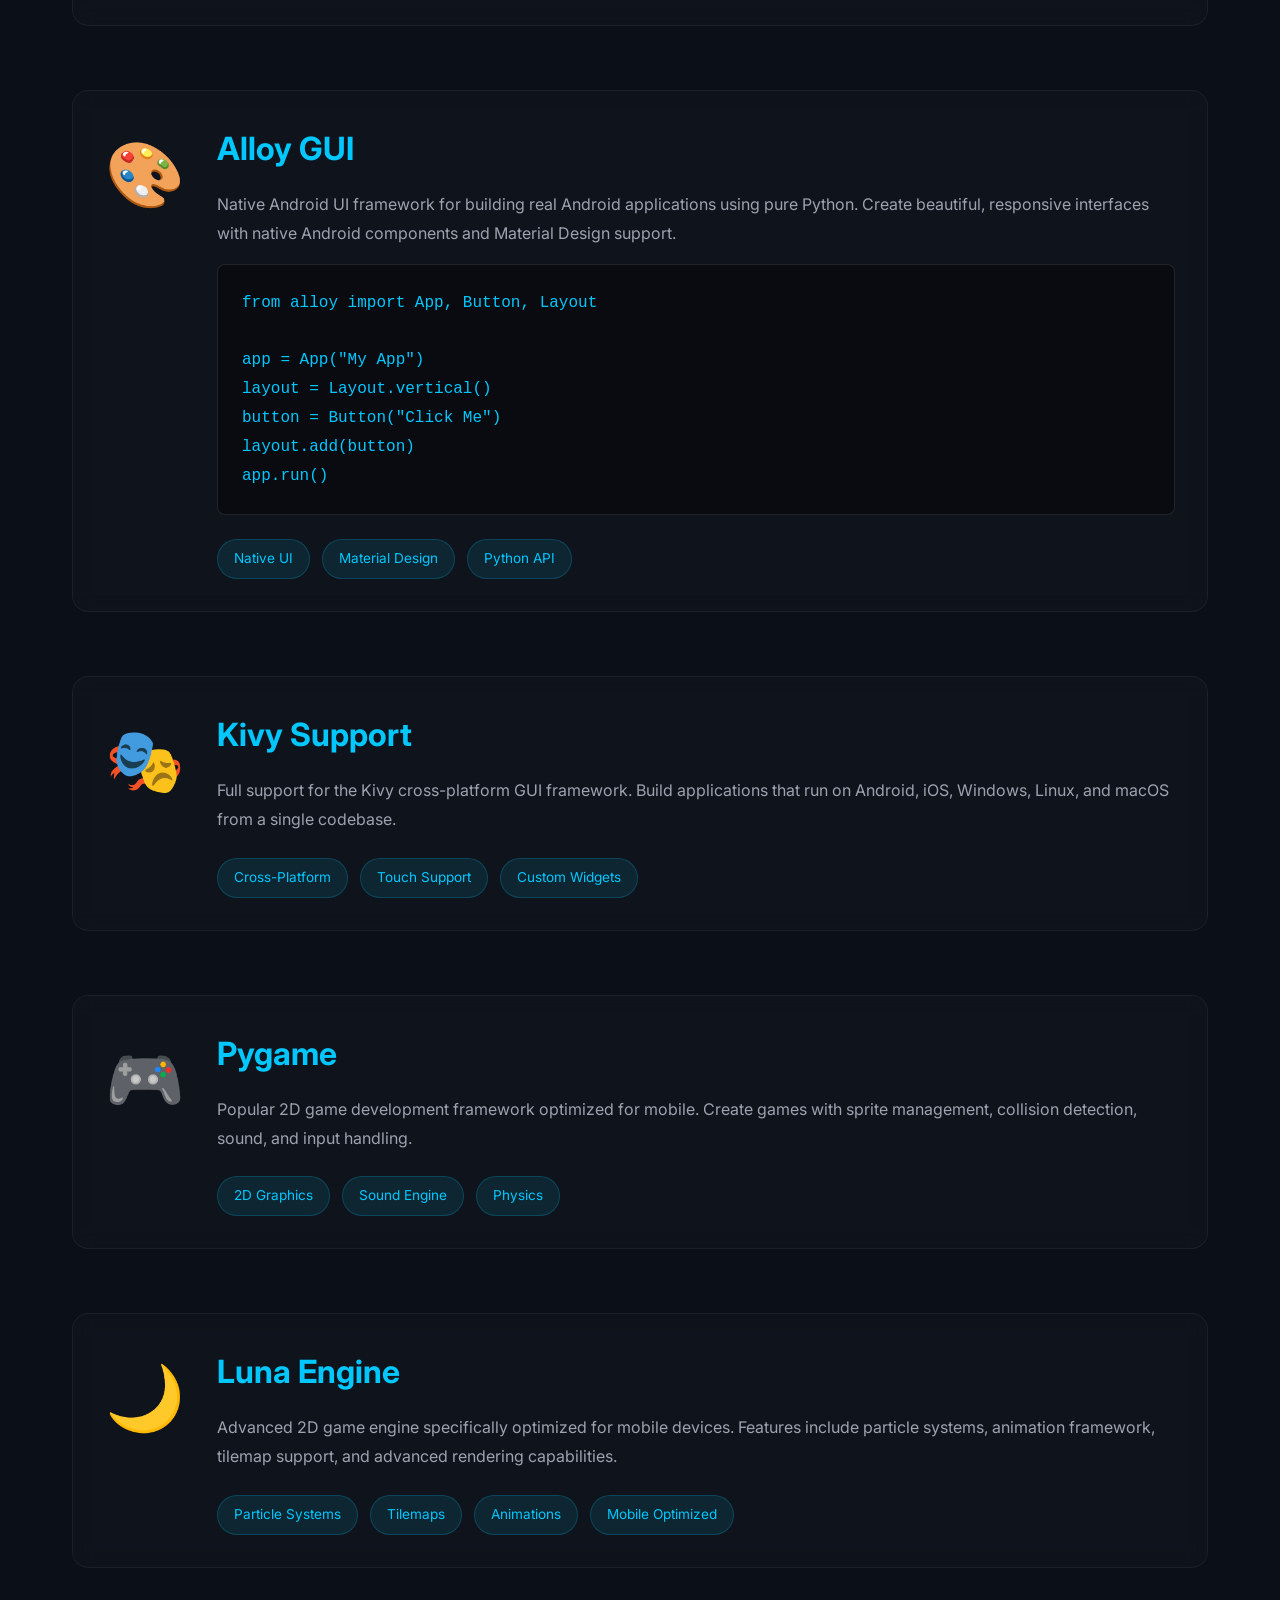
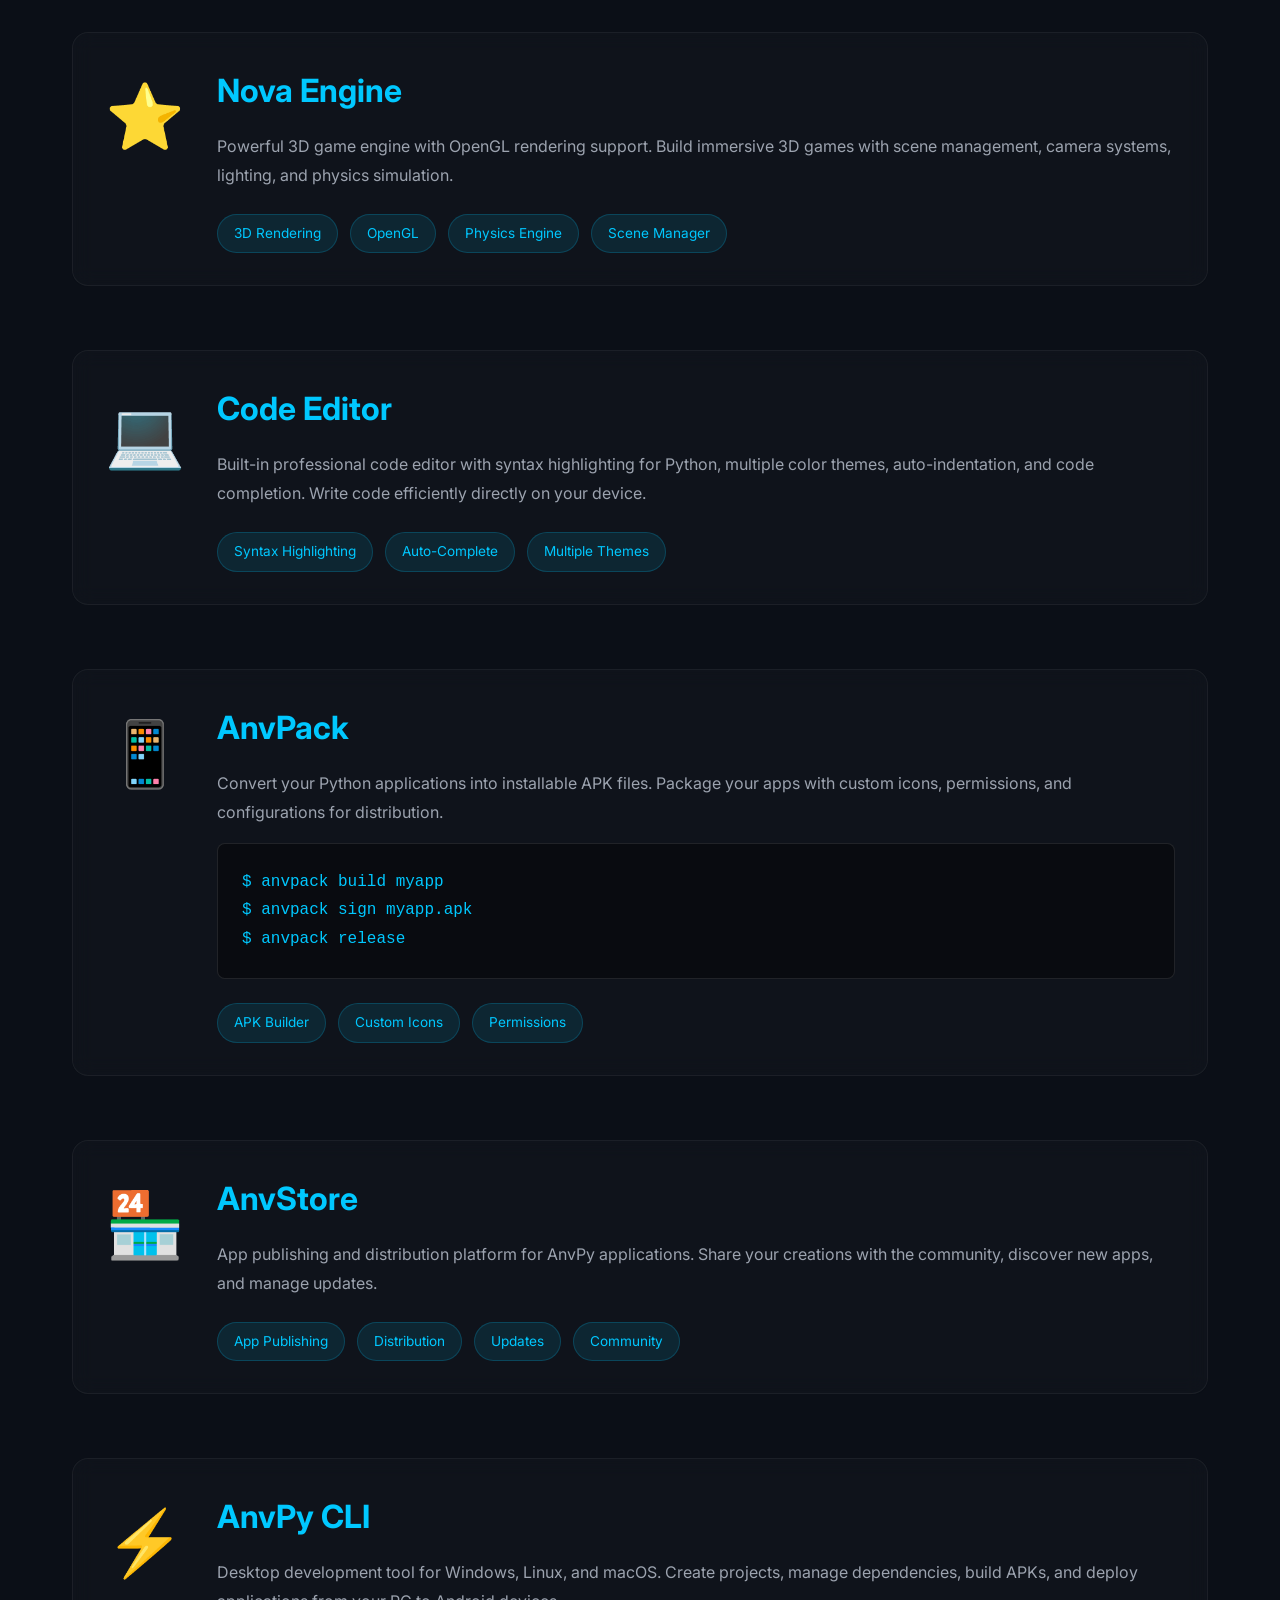
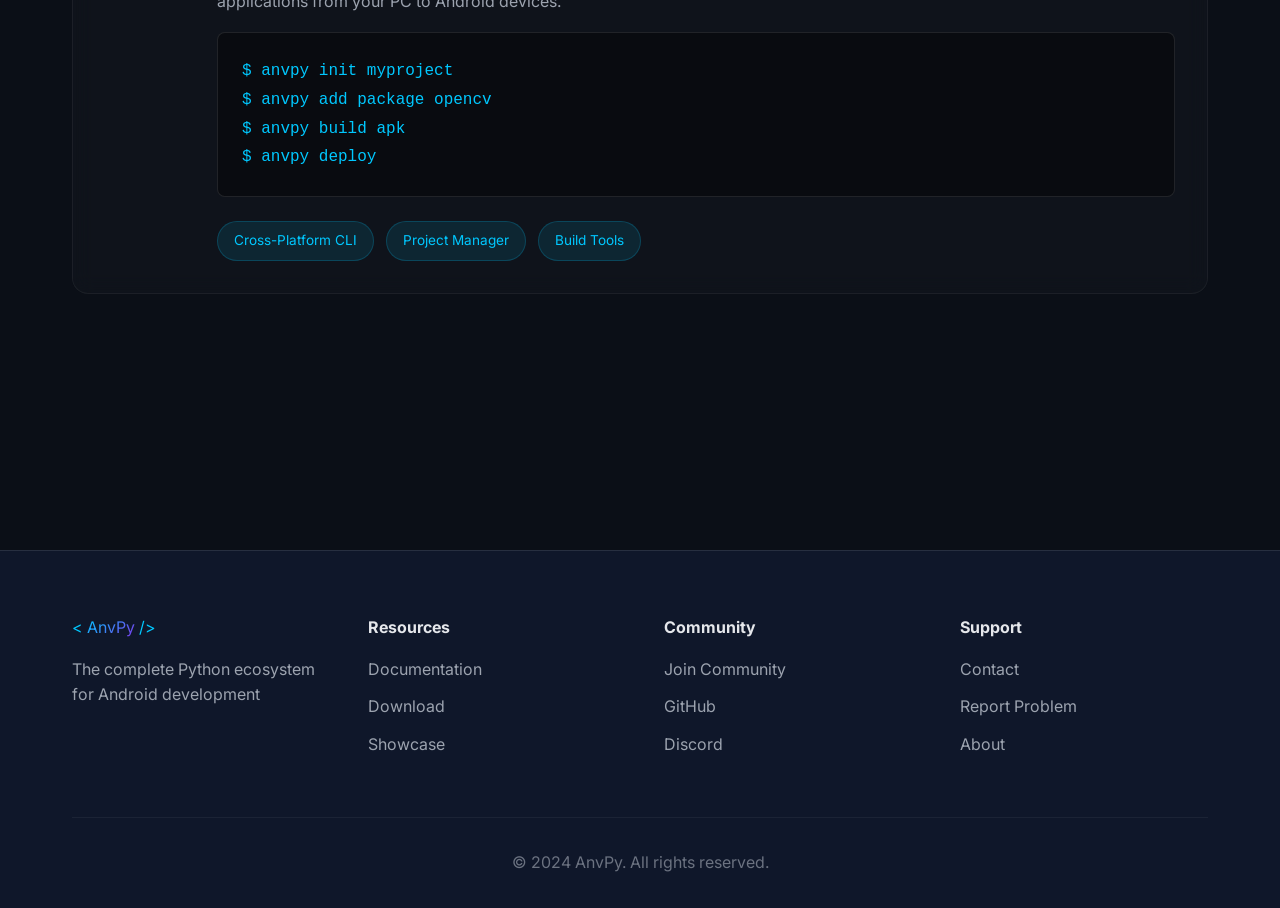
<file: anvpy-website/ecosystem.html>
<!DOCTYPE html>
<html lang="en">
<head>
    <meta charset="UTF-8">
    <meta name="viewport" content="width=device-width, initial-scale=1.0">
    <title>Ecosystem - AnvPy</title>
    <link rel="stylesheet" href="css/style.css">
    <link rel="preconnect" href="https://fonts.googleapis.com">
    <link rel="preconnect" href="https://fonts.gstatic.com" crossorigin>
    <link href="https://fonts.googleapis.com/css2?family=Inter:wght@300;400;500;600;700;800;900&display=swap" rel="stylesheet">
</head>
<body>
    <div class="animated-bg"></div>
    
    <nav class="navbar" id="navbar">
        <div class="container nav-container">
            <div class="logo">
                <a href="index.html">
                    <span class="logo-bracket">&lt;</span>
                    <span class="logo-text">AnvPy</span>
                    <span class="logo-bracket">/&gt;</span>
                </a>
            </div>
            <div class="nav-menu" id="navMenu">
                <a href="index.html" class="nav-link">Home</a>
                <a href="ecosystem.html" class="nav-link active">Ecosystem</a>
                <a href="features.html" class="nav-link">Features</a>
                <a href="docs.html" class="nav-link">Docs</a>
                <a href="showcase.html" class="nav-link">Showcase</a>
                <a href="community.html" class="nav-link">Community</a>
                <a href="about.html" class="nav-link">About</a>
                <a href="contact.html" class="nav-link">Contact</a>
            </div>
            <a href="download.html" class="btn btn-primary nav-download">Download</a>
            <div class="hamburger" id="hamburger">
                <span></span>
                <span></span>
                <span></span>
            </div>
        </div>
    </nav>

    <section class="page-hero">
        <div class="container">
            <h1 class="page-title" data-animate="fade-up">Complete Ecosystem</h1>
            <p class="page-subtitle" data-animate="fade-up">A comprehensive suite of tools for Python development on Android</p>
        </div>
    </section>

    <section class="section">
        <div class="container">
            <div class="ecosystem-detail" data-animate="slide-right">
                <div class="detail-icon">🐍</div>
                <div class="detail-content">
                    <h2>Python Runtime</h2>
                    <p>Full native Python runtime optimized for Android ARM processors. Supports the complete Python standard library with offline execution capabilities. Built from source specifically for mobile ARM64 architecture, ensuring maximum performance and compatibility.</p>
                    <div class="detail-features">
                        <span class="feature-tag">Python 3.11</span>
                        <span class="feature-tag">ARM64 Optimized</span>
                        <span class="feature-tag">Offline Support</span>
                        <span class="feature-tag">Full Stdlib</span>
                    </div>
                </div>
            </div>

            <div class="ecosystem-detail" data-animate="slide-left">
                <div class="detail-icon">📦</div>
                <div class="detail-content">
                    <h2>AnvBuild</h2>
                    <p>Native package management and build system designed specifically for mobile environments. Install and manage Python packages with optimized builds for Android. Simple command-line interface for dependency management.</p>
                    <div class="code-snippet">
                        <code>$ anvbuild install opencv<br>$ anvbuild install tensorflow<br>$ anvbuild update</code>
                    </div>
                    <div class="detail-features">
                        <span class="feature-tag">Package Manager</span>
                        <span class="feature-tag">Mobile Optimized</span>
                        <span class="feature-tag">Fast Builds</span>
                    </div>
                </div>
            </div>

            <div class="ecosystem-detail" data-animate="slide-right">
                <div class="detail-icon">🤖</div>
                <div class="detail-content">
                    <h2>AI/ML Support</h2>
                    <p>Comprehensive AI and machine learning capabilities with optimized builds of industry-standard libraries. Run computer vision, neural networks, and AI applications directly on Android devices.</p>
                    <div class="ai-libraries">
                        <div class="library-card">
                            <h4>OpenCV</h4>
                            <p>Computer vision and image processing</p>
                        </div>
                        <div class="library-card">
                            <h4>TensorFlow</h4>
                            <p>Deep learning framework</p>
                        </div>
                        <div class="library-card">
                            <h4>PyTorch</h4>
                            <p>Machine learning library</p>
                        </div>
                        <div class="library-card">
                            <h4>MediaPipe</h4>
                            <p>ML solutions for mobile</p>
                        </div>
                    </div>
                </div>
            </div>

            <div class="ecosystem-detail" data-animate="slide-left">
                <div class="detail-icon">🎨</div>
                <div class="detail-content">
                    <h2>Alloy GUI</h2>
                    <p>Native Android UI framework for building real Android applications using pure Python. Create beautiful, responsive interfaces with native Android components and Material Design support.</p>
                    <div class="code-snippet">
                        <code>from alloy import App, Button, Layout<br><br>app = App("My App")<br>layout = Layout.vertical()<br>button = Button("Click Me")<br>layout.add(button)<br>app.run()</code>
                    </div>
                    <div class="detail-features">
                        <span class="feature-tag">Native UI</span>
                        <span class="feature-tag">Material Design</span>
                        <span class="feature-tag">Python API</span>
                    </div>
                </div>
            </div>

            <div class="ecosystem-detail" data-animate="slide-right">
                <div class="detail-icon">🎭</div>
                <div class="detail-content">
                    <h2>Kivy Support</h2>
                    <p>Full support for the Kivy cross-platform GUI framework. Build applications that run on Android, iOS, Windows, Linux, and macOS from a single codebase.</p>
                    <div class="detail-features">
                        <span class="feature-tag">Cross-Platform</span>
                        <span class="feature-tag">Touch Support</span>
                        <span class="feature-tag">Custom Widgets</span>
                    </div>
                </div>
            </div>

            <div class="ecosystem-detail" data-animate="slide-left">
                <div class="detail-icon">🎮</div>
                <div class="detail-content">
                    <h2>Pygame</h2>
                    <p>Popular 2D game development framework optimized for mobile. Create games with sprite management, collision detection, sound, and input handling.</p>
                    <div class="detail-features">
                        <span class="feature-tag">2D Graphics</span>
                        <span class="feature-tag">Sound Engine</span>
                        <span class="feature-tag">Physics</span>
                    </div>
                </div>
            </div>

            <div class="ecosystem-detail" data-animate="slide-right">
                <div class="detail-icon">🌙</div>
                <div class="detail-content">
                    <h2>Luna Engine</h2>
                    <p>Advanced 2D game engine specifically optimized for mobile devices. Features include particle systems, animation framework, tilemap support, and advanced rendering capabilities.</p>
                    <div class="detail-features">
                        <span class="feature-tag">Particle Systems</span>
                        <span class="feature-tag">Tilemaps</span>
                        <span class="feature-tag">Animations</span>
                        <span class="feature-tag">Mobile Optimized</span>
                    </div>
                </div>
            </div>

            <div class="ecosystem-detail" data-animate="slide-left">
                <div class="detail-icon">⭐</div>
                <div class="detail-content">
                    <h2>Nova Engine</h2>
                    <p>Powerful 3D game engine with OpenGL rendering support. Build immersive 3D games with scene management, camera systems, lighting, and physics simulation.</p>
                    <div class="detail-features">
                        <span class="feature-tag">3D Rendering</span>
                        <span class="feature-tag">OpenGL</span>
                        <span class="feature-tag">Physics Engine</span>
                        <span class="feature-tag">Scene Manager</span>
                    </div>
                </div>
            </div>

            <div class="ecosystem-detail" data-animate="slide-right">
                <div class="detail-icon">💻</div>
                <div class="detail-content">
                    <h2>Code Editor</h2>
                    <p>Built-in professional code editor with syntax highlighting for Python, multiple color themes, auto-indentation, and code completion. Write code efficiently directly on your device.</p>
                    <div class="detail-features">
                        <span class="feature-tag">Syntax Highlighting</span>
                        <span class="feature-tag">Auto-Complete</span>
                        <span class="feature-tag">Multiple Themes</span>
                    </div>
                </div>
            </div>

            <div class="ecosystem-detail" data-animate="slide-left">
                <div class="detail-icon">📱</div>
                <div class="detail-content">
                    <h2>AnvPack</h2>
                    <p>Convert your Python applications into installable APK files. Package your apps with custom icons, permissions, and configurations for distribution.</p>
                    <div class="code-snippet">
                        <code>$ anvpack build myapp<br>$ anvpack sign myapp.apk<br>$ anvpack release</code>
                    </div>
                    <div class="detail-features">
                        <span class="feature-tag">APK Builder</span>
                        <span class="feature-tag">Custom Icons</span>
                        <span class="feature-tag">Permissions</span>
                    </div>
                </div>
            </div>

            <div class="ecosystem-detail" data-animate="slide-right">
                <div class="detail-icon">🏪</div>
                <div class="detail-content">
                    <h2>AnvStore</h2>
                    <p>App publishing and distribution platform for AnvPy applications. Share your creations with the community, discover new apps, and manage updates.</p>
                    <div class="detail-features">
                        <span class="feature-tag">App Publishing</span>
                        <span class="feature-tag">Distribution</span>
                        <span class="feature-tag">Updates</span>
                        <span class="feature-tag">Community</span>
                    </div>
                </div>
            </div>

            <div class="ecosystem-detail" data-animate="slide-left">
                <div class="detail-icon">⚡</div>
                <div class="detail-content">
                    <h2>AnvPy CLI</h2>
                    <p>Desktop development tool for Windows, Linux, and macOS. Create projects, manage dependencies, build APKs, and deploy applications from your PC to Android devices.</p>
                    <div class="code-snippet">
                        <code>$ anvpy init myproject<br>$ anvpy add package opencv<br>$ anvpy build apk<br>$ anvpy deploy</code>
                    </div>
                    <div class="detail-features">
                        <span class="feature-tag">Cross-Platform CLI</span>
                        <span class="feature-tag">Project Manager</span>
                        <span class="feature-tag">Build Tools</span>
                    </div>
                </div>
            </div>
        </div>
    </section>

    <footer class="footer">
        <div class="container">
            <div class="footer-content">
                <div class="footer-section">
                    <div class="footer-logo">
                        <span class="logo-bracket">&lt;</span>
                        <span class="logo-text">AnvPy</span>
                        <span class="logo-bracket">/&gt;</span>
                    </div>
                    <p class="footer-description">The complete Python ecosystem for Android development</p>
                </div>
                
                <div class="footer-section">
                    <h4>Resources</h4>
                    <a href="docs.html">Documentation</a>
                    <a href="download.html">Download</a>
                    <a href="showcase.html">Showcase</a>
                </div>
                
                <div class="footer-section">
                    <h4>Community</h4>
                    <a href="community.html">Join Community</a>
                    <a href="#">GitHub</a>
                    <a href="#">Discord</a>
                </div>
                
                <div class="footer-section">
                    <h4>Support</h4>
                    <a href="contact.html">Contact</a>
                    <a href="contact.html#report">Report Problem</a>
                    <a href="about.html">About</a>
                </div>
            </div>
            
            <div class="footer-bottom">
                <p>&copy; 2024 AnvPy. All rights reserved.</p>
            </div>
        </div>
    </footer>

    <script src="js/main.js"></script>
</body>
</html>
</file>
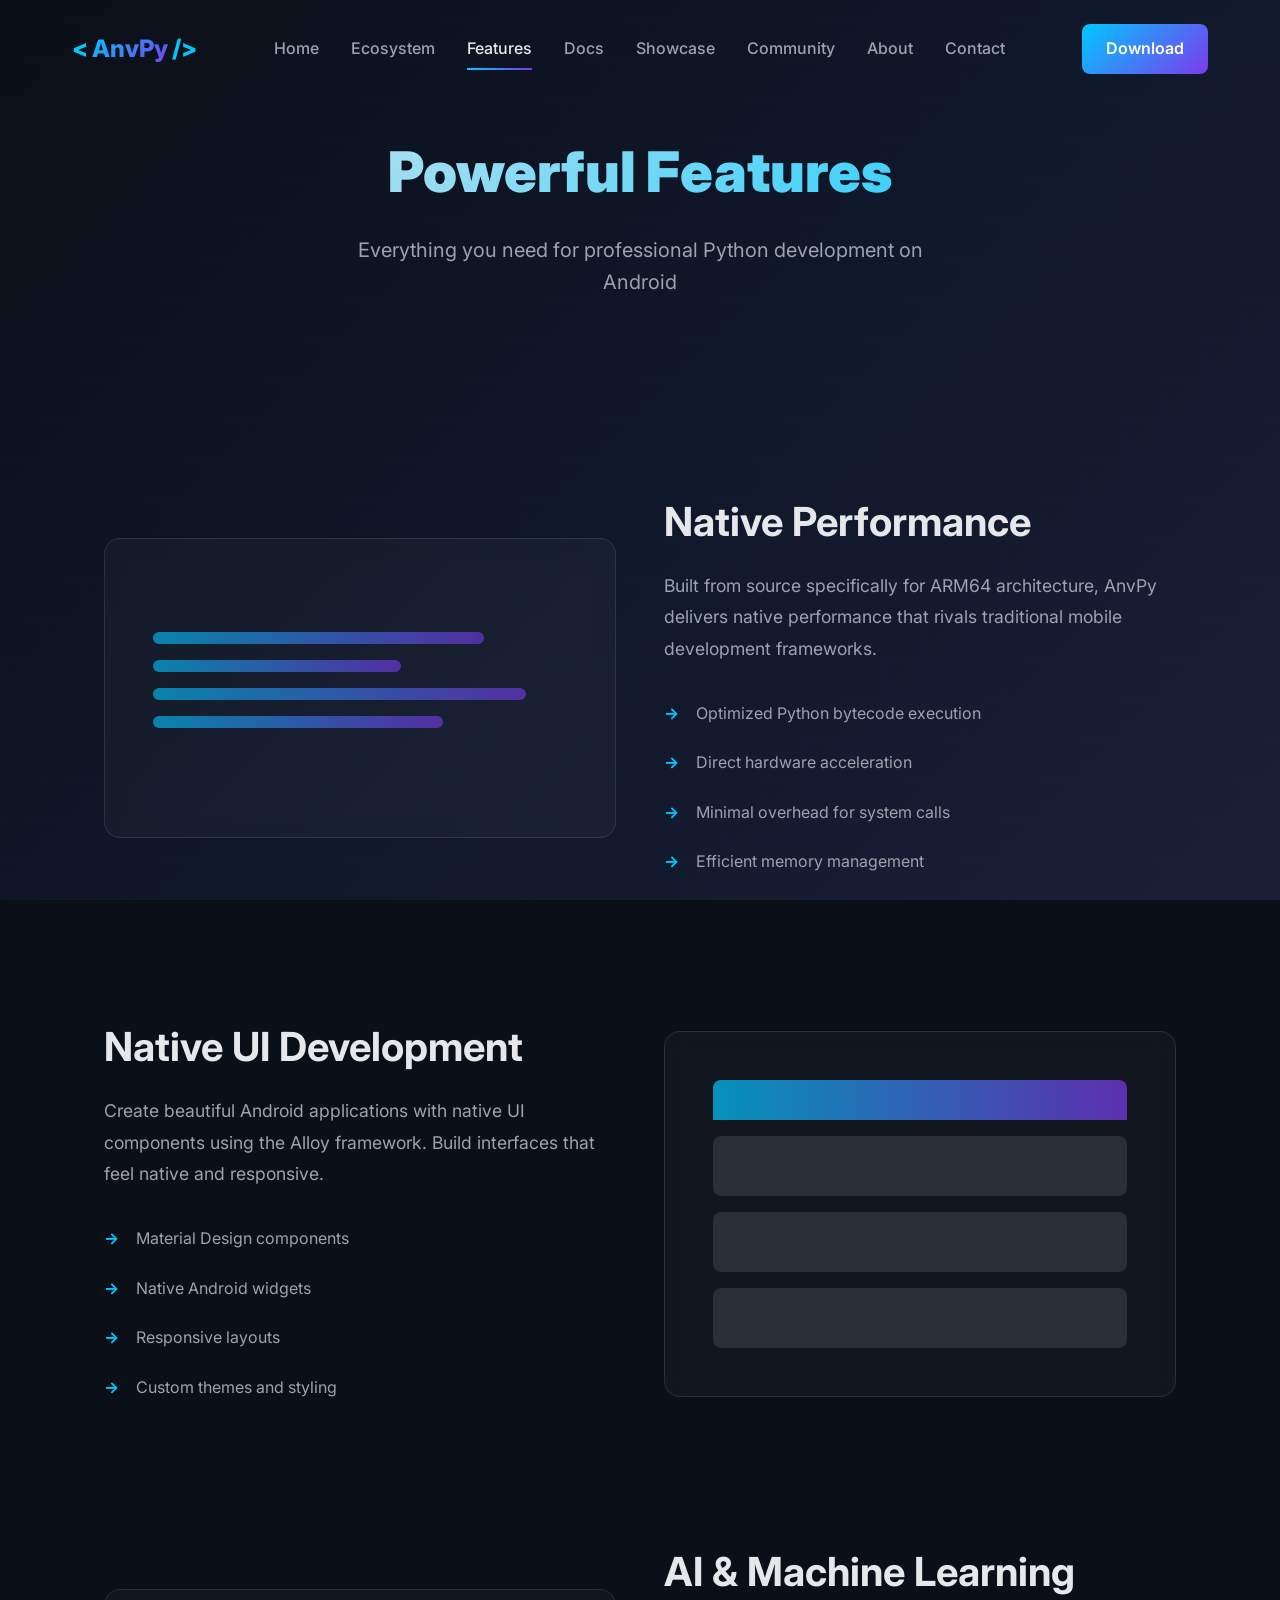
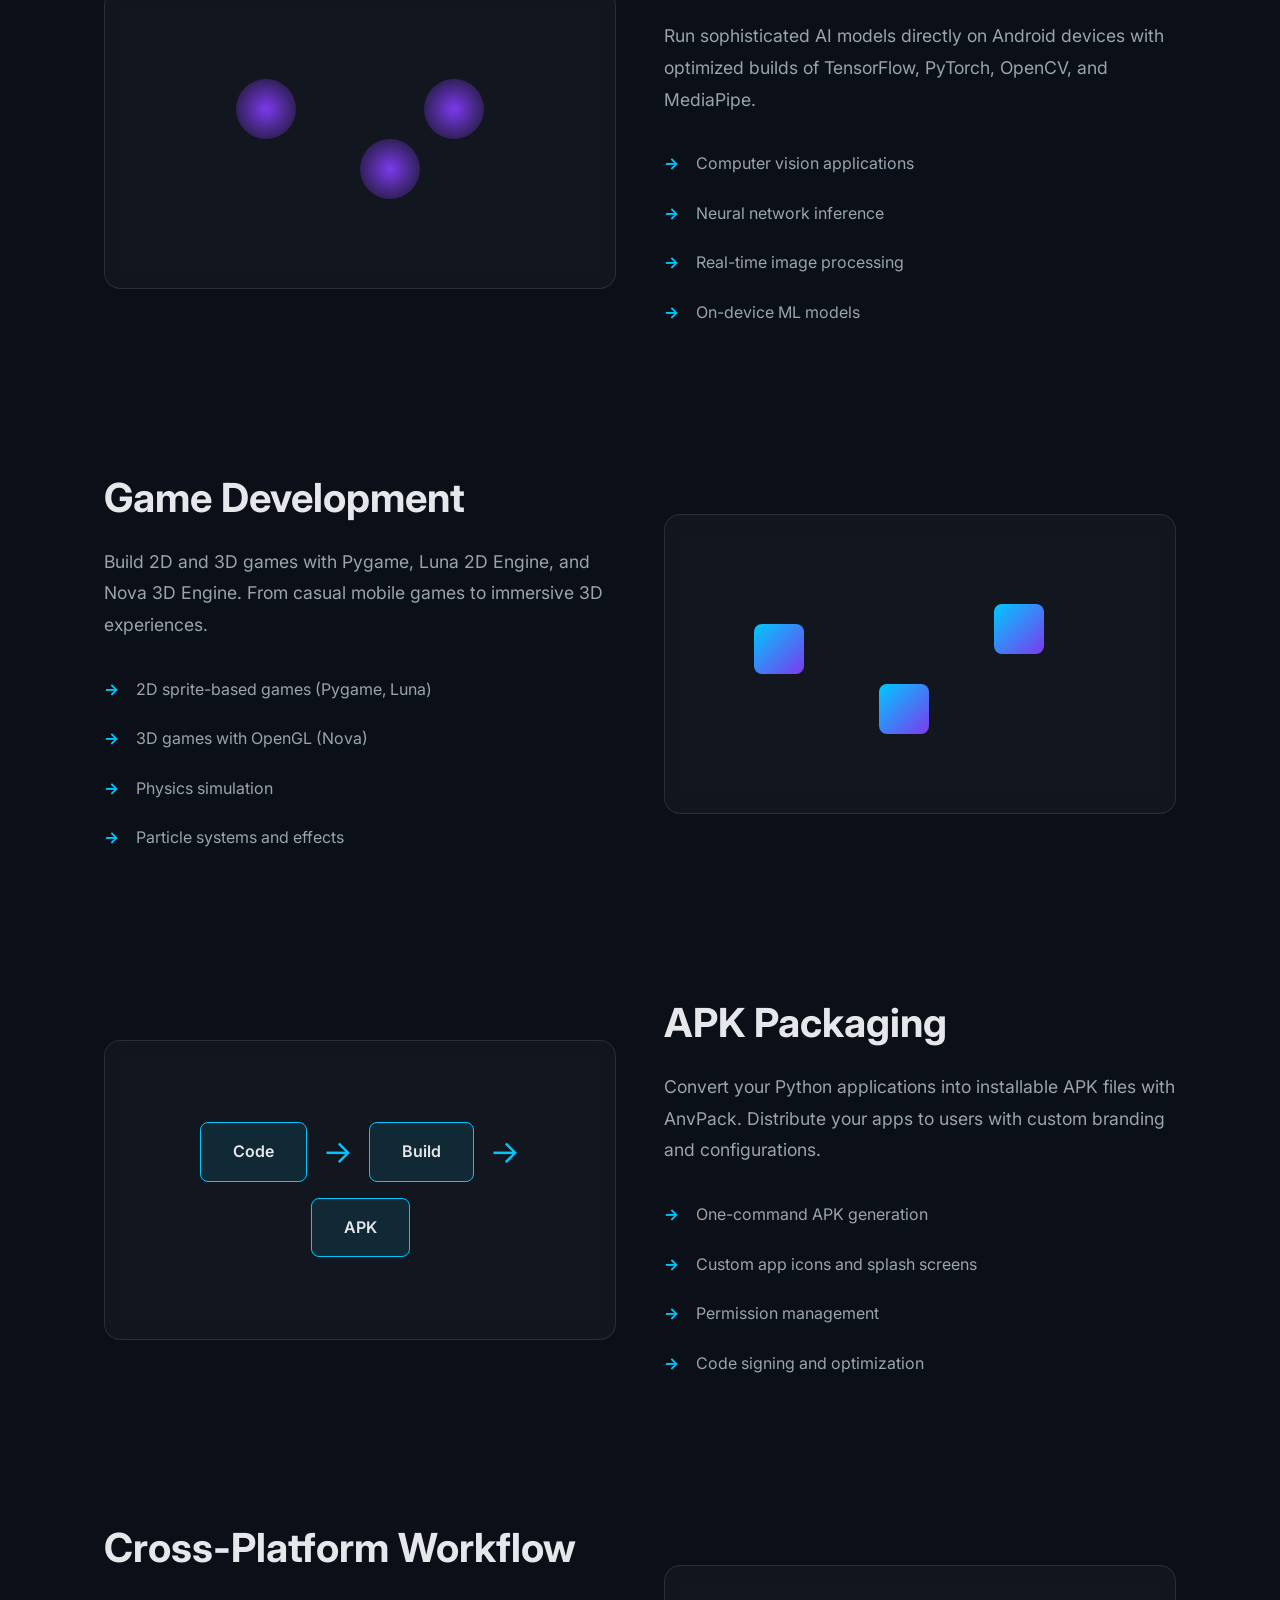
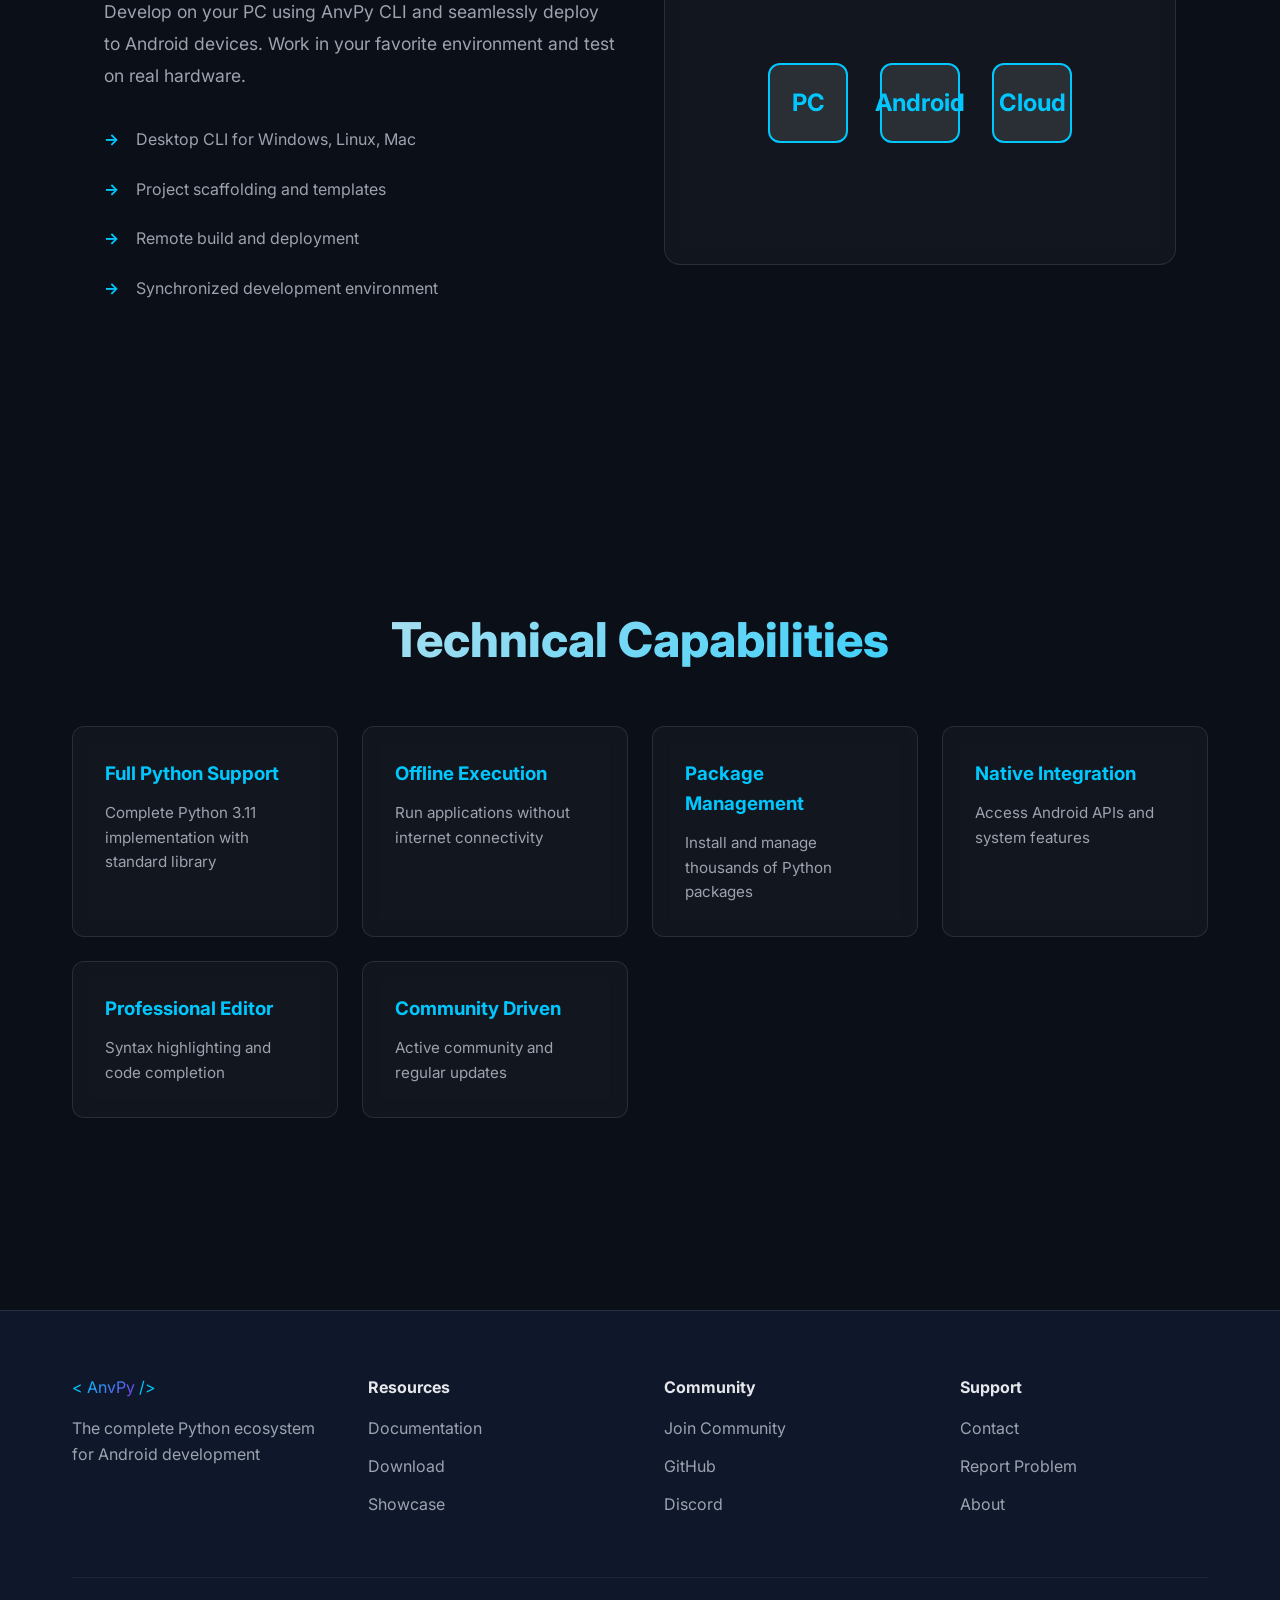
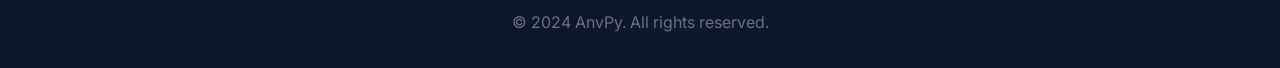
<file: anvpy-website/features.html>
<!DOCTYPE html>
<html lang="en">
<head>
    <meta charset="UTF-8">
    <meta name="viewport" content="width=device-width, initial-scale=1.0">
    <title>Features - AnvPy</title>
    <link rel="stylesheet" href="css/style.css">
    <link rel="preconnect" href="https://fonts.googleapis.com">
    <link rel="preconnect" href="https://fonts.gstatic.com" crossorigin>
    <link href="https://fonts.googleapis.com/css2?family=Inter:wght@300;400;500;600;700;800;900&display=swap" rel="stylesheet">
</head>
<body>
    <div class="animated-bg"></div>
    
    <nav class="navbar" id="navbar">
        <div class="container nav-container">
            <div class="logo">
                <a href="index.html">
                    <span class="logo-bracket">&lt;</span>
                    <span class="logo-text">AnvPy</span>
                    <span class="logo-bracket">/&gt;</span>
                </a>
            </div>
            <div class="nav-menu" id="navMenu">
                <a href="index.html" class="nav-link">Home</a>
                <a href="ecosystem.html" class="nav-link">Ecosystem</a>
                <a href="features.html" class="nav-link active">Features</a>
                <a href="docs.html" class="nav-link">Docs</a>
                <a href="showcase.html" class="nav-link">Showcase</a>
                <a href="community.html" class="nav-link">Community</a>
                <a href="about.html" class="nav-link">About</a>
                <a href="contact.html" class="nav-link">Contact</a>
            </div>
            <a href="download.html" class="btn btn-primary nav-download">Download</a>
            <div class="hamburger" id="hamburger">
                <span></span>
                <span></span>
                <span></span>
            </div>
        </div>
    </nav>

    <section class="page-hero">
        <div class="container">
            <h1 class="page-title" data-animate="fade-up">Powerful Features</h1>
            <p class="page-subtitle" data-animate="fade-up">Everything you need for professional Python development on Android</p>
        </div>
    </section>

    <section class="section">
        <div class="container">
            <div class="feature-showcase" data-animate="fade-up">
                <div class="showcase-visual">
                    <div class="visual-box">
                        <div class="code-lines">
                            <div class="code-line" style="width: 80%;"></div>
                            <div class="code-line" style="width: 60%;"></div>
                            <div class="code-line" style="width: 90%;"></div>
                            <div class="code-line" style="width: 70%;"></div>
                        </div>
                    </div>
                </div>
                <div class="showcase-content">
                    <h2>Native Performance</h2>
                    <p>Built from source specifically for ARM64 architecture, AnvPy delivers native performance that rivals traditional mobile development frameworks.</p>
                    <ul class="feature-list">
                        <li>Optimized Python bytecode execution</li>
                        <li>Direct hardware acceleration</li>
                        <li>Minimal overhead for system calls</li>
                        <li>Efficient memory management</li>
                    </ul>
                </div>
            </div>

            <div class="feature-showcase reverse" data-animate="fade-up">
                <div class="showcase-visual">
                    <div class="visual-box">
                        <div class="ui-mockup">
                            <div class="mockup-header"></div>
                            <div class="mockup-content">
                                <div class="mockup-card"></div>
                                <div class="mockup-card"></div>
                                <div class="mockup-card"></div>
                            </div>
                        </div>
                    </div>
                </div>
                <div class="showcase-content">
                    <h2>Native UI Development</h2>
                    <p>Create beautiful Android applications with native UI components using the Alloy framework. Build interfaces that feel native and responsive.</p>
                    <ul class="feature-list">
                        <li>Material Design components</li>
                        <li>Native Android widgets</li>
                        <li>Responsive layouts</li>
                        <li>Custom themes and styling</li>
                    </ul>
                </div>
            </div>

            <div class="feature-showcase" data-animate="fade-up">
                <div class="showcase-visual">
                    <div class="visual-box">
                        <div class="ai-visualization">
                            <div class="ai-node"></div>
                            <div class="ai-node"></div>
                            <div class="ai-node"></div>
                            <div class="ai-connections"></div>
                        </div>
                    </div>
                </div>
                <div class="showcase-content">
                    <h2>AI & Machine Learning</h2>
                    <p>Run sophisticated AI models directly on Android devices with optimized builds of TensorFlow, PyTorch, OpenCV, and MediaPipe.</p>
                    <ul class="feature-list">
                        <li>Computer vision applications</li>
                        <li>Neural network inference</li>
                        <li>Real-time image processing</li>
                        <li>On-device ML models</li>
                    </ul>
                </div>
            </div>

            <div class="feature-showcase reverse" data-animate="fade-up">
                <div class="showcase-visual">
                    <div class="visual-box">
                        <div class="game-visualization">
                            <div class="game-sprite"></div>
                            <div class="game-sprite"></div>
                            <div class="game-sprite"></div>
                        </div>
                    </div>
                </div>
                <div class="showcase-content">
                    <h2>Game Development</h2>
                    <p>Build 2D and 3D games with Pygame, Luna 2D Engine, and Nova 3D Engine. From casual mobile games to immersive 3D experiences.</p>
                    <ul class="feature-list">
                        <li>2D sprite-based games (Pygame, Luna)</li>
                        <li>3D games with OpenGL (Nova)</li>
                        <li>Physics simulation</li>
                        <li>Particle systems and effects</li>
                    </ul>
                </div>
            </div>

            <div class="feature-showcase" data-animate="fade-up">
                <div class="showcase-visual">
                    <div class="visual-box">
                        <div class="package-flow">
                            <div class="flow-step">Code</div>
                            <div class="flow-arrow">→</div>
                            <div class="flow-step">Build</div>
                            <div class="flow-arrow">→</div>
                            <div class="flow-step">APK</div>
                        </div>
                    </div>
                </div>
                <div class="showcase-content">
                    <h2>APK Packaging</h2>
                    <p>Convert your Python applications into installable APK files with AnvPack. Distribute your apps to users with custom branding and configurations.</p>
                    <ul class="feature-list">
                        <li>One-command APK generation</li>
                        <li>Custom app icons and splash screens</li>
                        <li>Permission management</li>
                        <li>Code signing and optimization</li>
                    </ul>
                </div>
            </div>

            <div class="feature-showcase reverse" data-animate="fade-up">
                <div class="showcase-visual">
                    <div class="visual-box">
                        <div class="cross-platform">
                            <div class="platform-icon">PC</div>
                            <div class="platform-icon">Android</div>
                            <div class="platform-icon">Cloud</div>
                        </div>
                    </div>
                </div>
                <div class="showcase-content">
                    <h2>Cross-Platform Workflow</h2>
                    <p>Develop on your PC using AnvPy CLI and seamlessly deploy to Android devices. Work in your favorite environment and test on real hardware.</p>
                    <ul class="feature-list">
                        <li>Desktop CLI for Windows, Linux, Mac</li>
                        <li>Project scaffolding and templates</li>
                        <li>Remote build and deployment</li>
                        <li>Synchronized development environment</li>
                    </ul>
                </div>
            </div>
        </div>
    </section>

    <section class="section capabilities-section">
        <div class="container">
            <h2 class="section-title" data-animate="fade-up">Technical Capabilities</h2>
            
            <div class="capabilities-grid">
                <div class="capability-card" data-animate="scale-in">
                    <h3>Full Python Support</h3>
                    <p>Complete Python 3.11 implementation with standard library</p>
                </div>
                
                <div class="capability-card" data-animate="scale-in">
                    <h3>Offline Execution</h3>
                    <p>Run applications without internet connectivity</p>
                </div>
                
                <div class="capability-card" data-animate="scale-in">
                    <h3>Package Management</h3>
                    <p>Install and manage thousands of Python packages</p>
                </div>
                
                <div class="capability-card" data-animate="scale-in">
                    <h3>Native Integration</h3>
                    <p>Access Android APIs and system features</p>
                </div>
                
                <div class="capability-card" data-animate="scale-in">
                    <h3>Professional Editor</h3>
                    <p>Syntax highlighting and code completion</p>
                </div>
                
                <div class="capability-card" data-animate="scale-in">
                    <h3>Community Driven</h3>
                    <p>Active community and regular updates</p>
                </div>
            </div>
        </div>
    </section>

    <footer class="footer">
        <div class="container">
            <div class="footer-content">
                <div class="footer-section">
                    <div class="footer-logo">
                        <span class="logo-bracket">&lt;</span>
                        <span class="logo-text">AnvPy</span>
                        <span class="logo-bracket">/&gt;</span>
                    </div>
                    <p class="footer-description">The complete Python ecosystem for Android development</p>
                </div>
                
                <div class="footer-section">
                    <h4>Resources</h4>
                    <a href="docs.html">Documentation</a>
                    <a href="download.html">Download</a>
                    <a href="showcase.html">Showcase</a>
                </div>
                
                <div class="footer-section">
                    <h4>Community</h4>
                    <a href="community.html">Join Community</a>
                    <a href="#">GitHub</a>
                    <a href="#">Discord</a>
                </div>
                
                <div class="footer-section">
                    <h4>Support</h4>
                    <a href="contact.html">Contact</a>
                    <a href="contact.html#report">Report Problem</a>
                    <a href="about.html">About</a>
                </div>
            </div>
            
            <div class="footer-bottom">
                <p>&copy; 2024 AnvPy. All rights reserved.</p>
            </div>
        </div>
    </footer>

    <script src="js/main.js"></script>
</body>
</html>
</file>
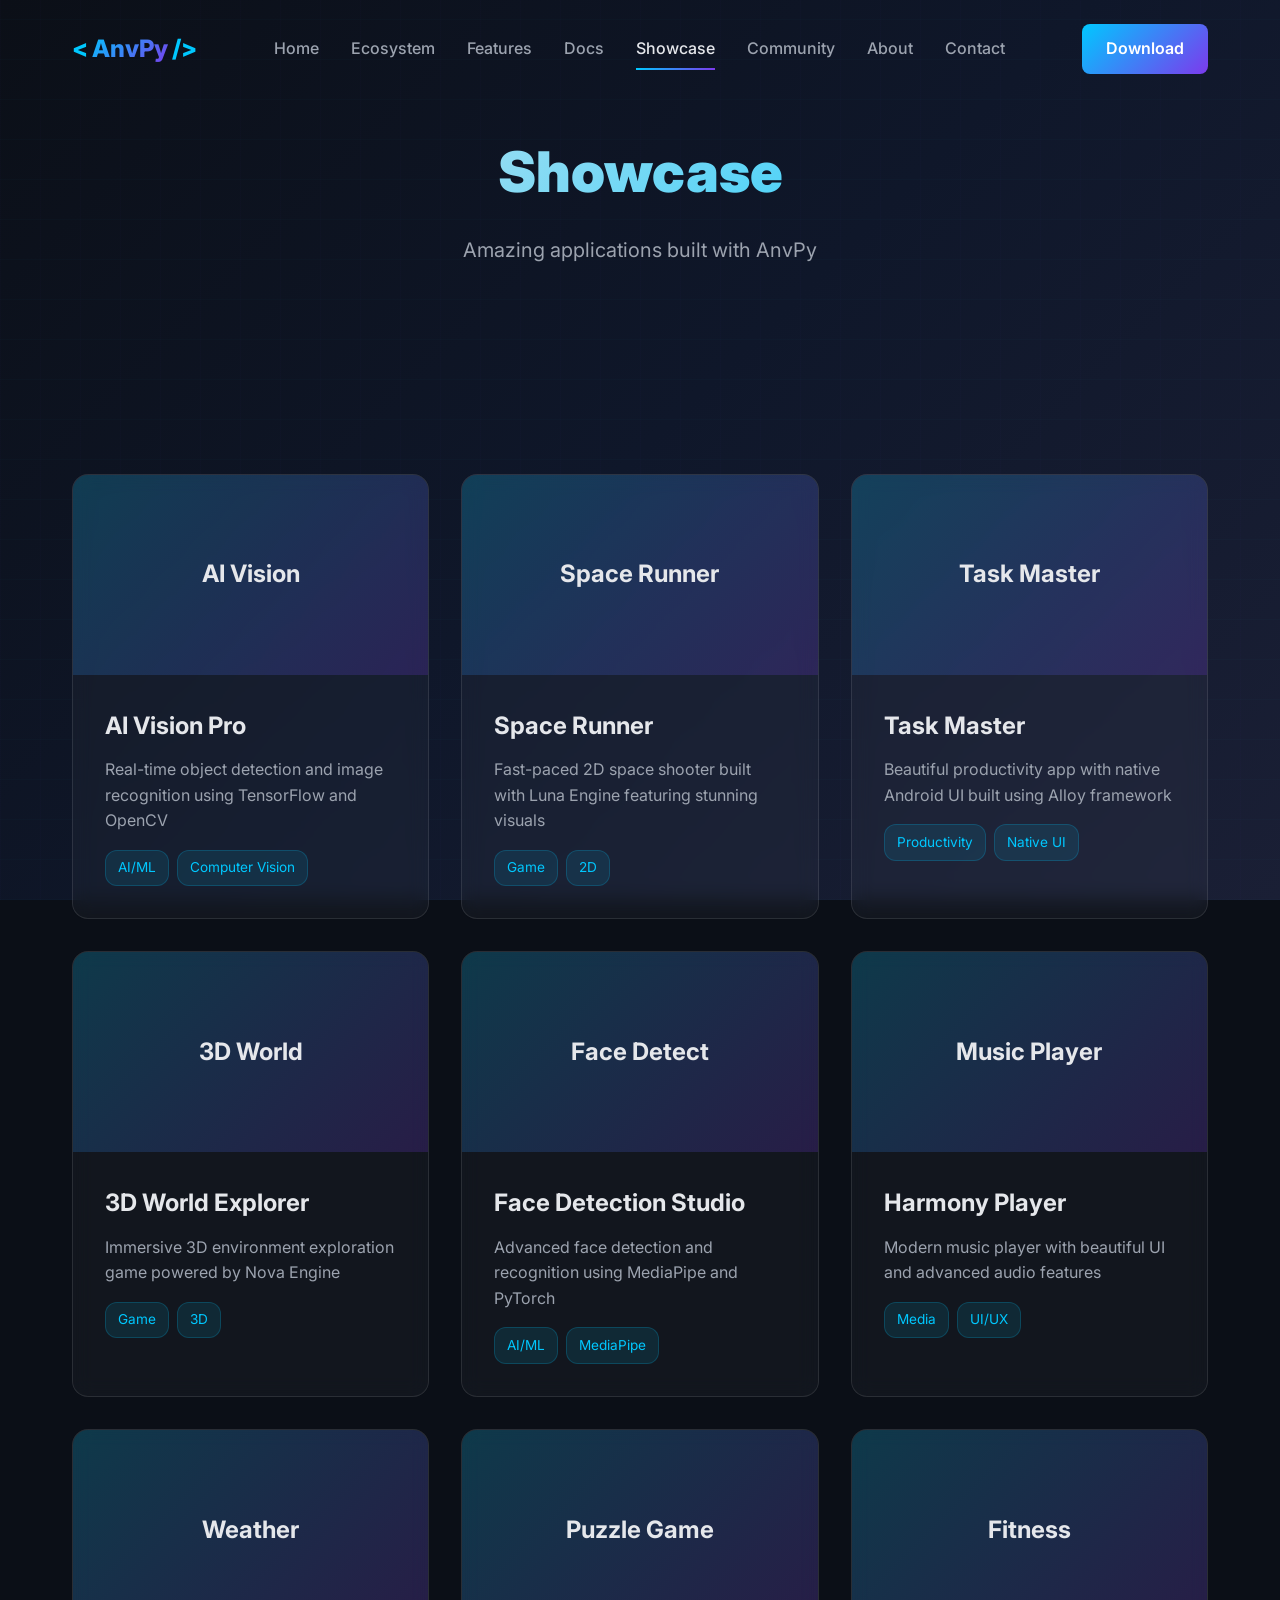
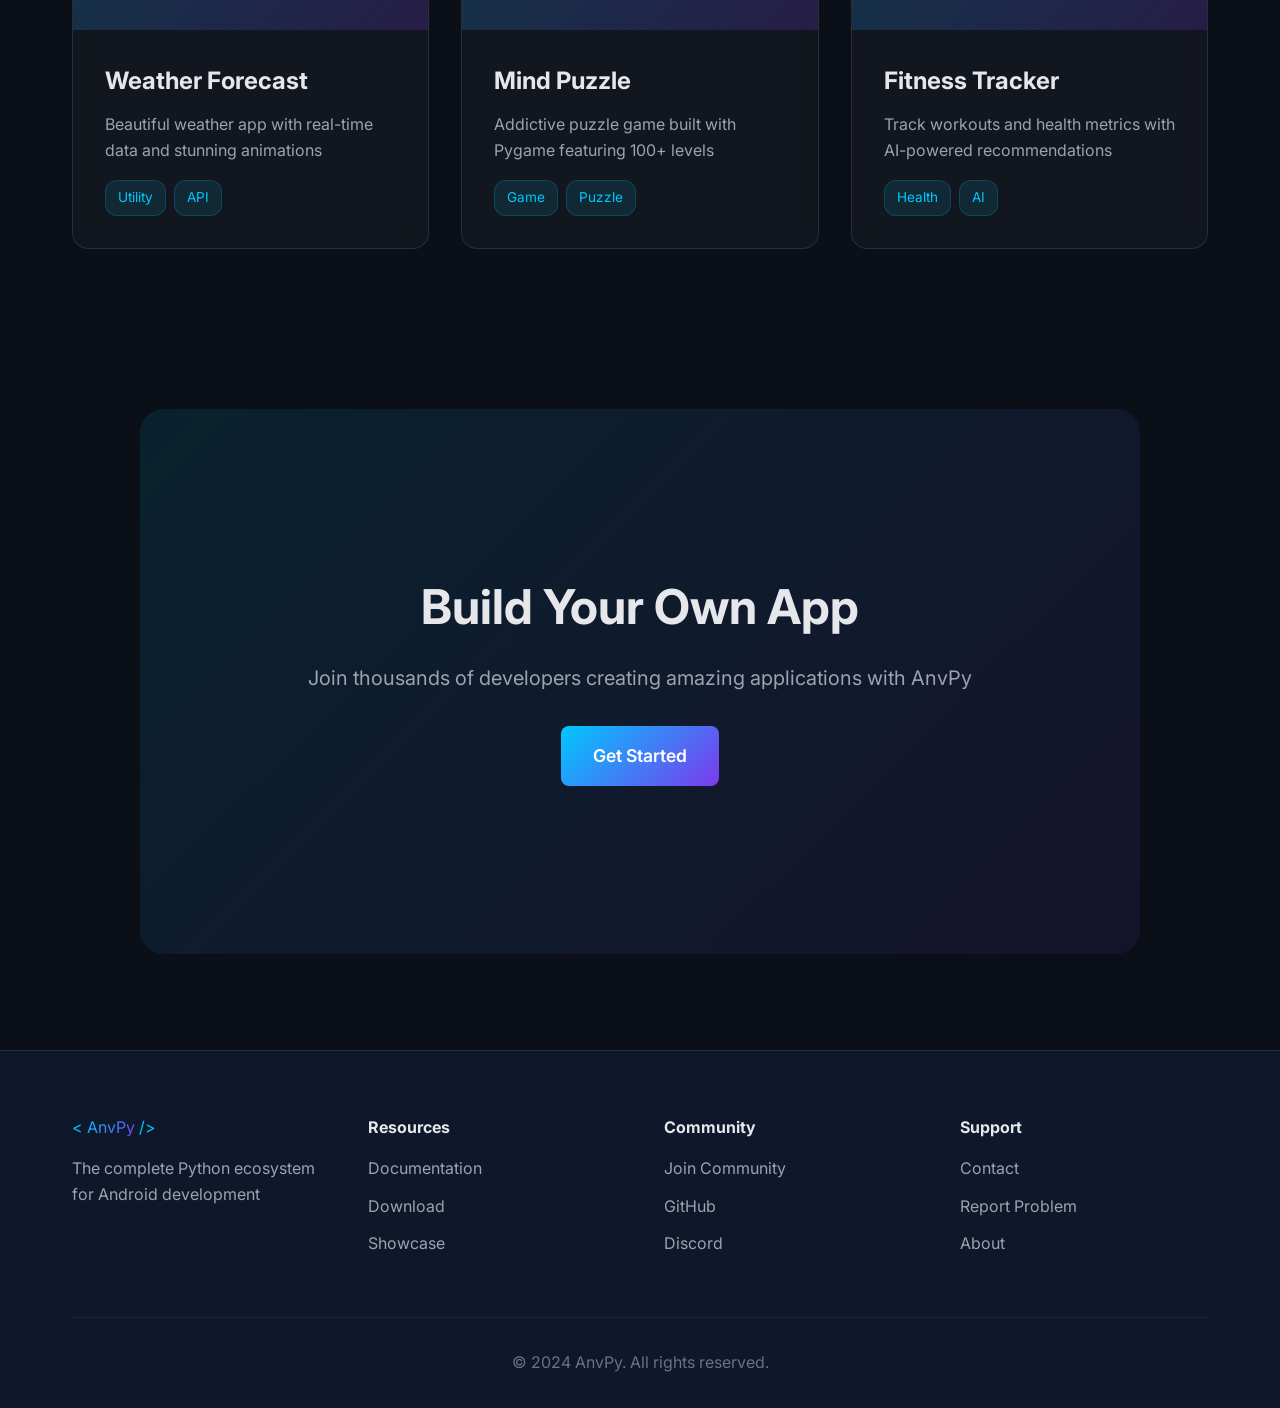
<file: anvpy-website/showcase.html>
<!DOCTYPE html>
<html lang="en">
<head>
    <meta charset="UTF-8">
    <meta name="viewport" content="width=device-width, initial-scale=1.0">
    <title>Showcase - AnvPy</title>
    <link rel="stylesheet" href="css/style.css">
    <link rel="preconnect" href="https://fonts.googleapis.com">
    <link rel="preconnect" href="https://fonts.gstatic.com" crossorigin>
    <link href="https://fonts.googleapis.com/css2?family=Inter:wght@300;400;500;600;700;800;900&display=swap" rel="stylesheet">
</head>
<body>
    <div class="animated-bg"></div>
    
    <nav class="navbar" id="navbar">
        <div class="container nav-container">
            <div class="logo">
                <a href="index.html">
                    <span class="logo-bracket">&lt;</span>
                    <span class="logo-text">AnvPy</span>
                    <span class="logo-bracket">/&gt;</span>
                </a>
            </div>
            <div class="nav-menu" id="navMenu">
                <a href="index.html" class="nav-link">Home</a>
                <a href="ecosystem.html" class="nav-link">Ecosystem</a>
                <a href="features.html" class="nav-link">Features</a>
                <a href="docs.html" class="nav-link">Docs</a>
                <a href="showcase.html" class="nav-link active">Showcase</a>
                <a href="community.html" class="nav-link">Community</a>
                <a href="about.html" class="nav-link">About</a>
                <a href="contact.html" class="nav-link">Contact</a>
            </div>
            <a href="download.html" class="btn btn-primary nav-download">Download</a>
            <div class="hamburger" id="hamburger">
                <span></span>
                <span></span>
                <span></span>
            </div>
        </div>
    </nav>

    <section class="page-hero">
        <div class="container">
            <h1 class="page-title" data-animate="fade-up">Showcase</h1>
            <p class="page-subtitle" data-animate="fade-up">Amazing applications built with AnvPy</p>
        </div>
    </section>

    <section class="section">
        <div class="container">
            <div class="showcase-grid">
                <div class="showcase-app" data-animate="scale-in">
                    <div class="app-image">
                        <div class="app-placeholder">AI Vision</div>
                    </div>
                    <div class="app-content">
                        <h3>AI Vision Pro</h3>
                        <p>Real-time object detection and image recognition using TensorFlow and OpenCV</p>
                        <div class="app-tags">
                            <span class="tag">AI/ML</span>
                            <span class="tag">Computer Vision</span>
                        </div>
                    </div>
                </div>

                <div class="showcase-app" data-animate="scale-in">
                    <div class="app-image">
                        <div class="app-placeholder">Space Runner</div>
                    </div>
                    <div class="app-content">
                        <h3>Space Runner</h3>
                        <p>Fast-paced 2D space shooter built with Luna Engine featuring stunning visuals</p>
                        <div class="app-tags">
                            <span class="tag">Game</span>
                            <span class="tag">2D</span>
                        </div>
                    </div>
                </div>

                <div class="showcase-app" data-animate="scale-in">
                    <div class="app-image">
                        <div class="app-placeholder">Task Master</div>
                    </div>
                    <div class="app-content">
                        <h3>Task Master</h3>
                        <p>Beautiful productivity app with native Android UI built using Alloy framework</p>
                        <div class="app-tags">
                            <span class="tag">Productivity</span>
                            <span class="tag">Native UI</span>
                        </div>
                    </div>
                </div>

                <div class="showcase-app" data-animate="scale-in">
                    <div class="app-image">
                        <div class="app-placeholder">3D World</div>
                    </div>
                    <div class="app-content">
                        <h3>3D World Explorer</h3>
                        <p>Immersive 3D environment exploration game powered by Nova Engine</p>
                        <div class="app-tags">
                            <span class="tag">Game</span>
                            <span class="tag">3D</span>
                        </div>
                    </div>
                </div>

                <div class="showcase-app" data-animate="scale-in">
                    <div class="app-image">
                        <div class="app-placeholder">Face Detect</div>
                    </div>
                    <div class="app-content">
                        <h3>Face Detection Studio</h3>
                        <p>Advanced face detection and recognition using MediaPipe and PyTorch</p>
                        <div class="app-tags">
                            <span class="tag">AI/ML</span>
                            <span class="tag">MediaPipe</span>
                        </div>
                    </div>
                </div>

                <div class="showcase-app" data-animate="scale-in">
                    <div class="app-image">
                        <div class="app-placeholder">Music Player</div>
                    </div>
                    <div class="app-content">
                        <h3>Harmony Player</h3>
                        <p>Modern music player with beautiful UI and advanced audio features</p>
                        <div class="app-tags">
                            <span class="tag">Media</span>
                            <span class="tag">UI/UX</span>
                        </div>
                    </div>
                </div>

                <div class="showcase-app" data-animate="scale-in">
                    <div class="app-image">
                        <div class="app-placeholder">Weather</div>
                    </div>
                    <div class="app-content">
                        <h3>Weather Forecast</h3>
                        <p>Beautiful weather app with real-time data and stunning animations</p>
                        <div class="app-tags">
                            <span class="tag">Utility</span>
                            <span class="tag">API</span>
                        </div>
                    </div>
                </div>

                <div class="showcase-app" data-animate="scale-in">
                    <div class="app-image">
                        <div class="app-placeholder">Puzzle Game</div>
                    </div>
                    <div class="app-content">
                        <h3>Mind Puzzle</h3>
                        <p>Addictive puzzle game built with Pygame featuring 100+ levels</p>
                        <div class="app-tags">
                            <span class="tag">Game</span>
                            <span class="tag">Puzzle</span>
                        </div>
                    </div>
                </div>

                <div class="showcase-app" data-animate="scale-in">
                    <div class="app-image">
                        <div class="app-placeholder">Fitness</div>
                    </div>
                    <div class="app-content">
                        <h3>Fitness Tracker</h3>
                        <p>Track workouts and health metrics with AI-powered recommendations</p>
                        <div class="app-tags">
                            <span class="tag">Health</span>
                            <span class="tag">AI</span>
                        </div>
                    </div>
                </div>
            </div>
        </div>
    </section>

    <section class="section cta-section">
        <div class="container">
            <div class="cta-content" data-animate="fade-up">
                <h2>Build Your Own App</h2>
                <p>Join thousands of developers creating amazing applications with AnvPy</p>
                <a href="download.html" class="btn btn-primary btn-large">Get Started</a>
            </div>
        </div>
    </section>

    <footer class="footer">
        <div class="container">
            <div class="footer-content">
                <div class="footer-section">
                    <div class="footer-logo">
                        <span class="logo-bracket">&lt;</span>
                        <span class="logo-text">AnvPy</span>
                        <span class="logo-bracket">/&gt;</span>
                    </div>
                    <p class="footer-description">The complete Python ecosystem for Android development</p>
                </div>
                
                <div class="footer-section">
                    <h4>Resources</h4>
                    <a href="docs.html">Documentation</a>
                    <a href="download.html">Download</a>
                    <a href="showcase.html">Showcase</a>
                </div>
                
                <div class="footer-section">
                    <h4>Community</h4>
                    <a href="community.html">Join Community</a>
                    <a href="#">GitHub</a>
                    <a href="#">Discord</a>
                </div>
                
                <div class="footer-section">
                    <h4>Support</h4>
                    <a href="contact.html">Contact</a>
                    <a href="contact.html#report">Report Problem</a>
                    <a href="about.html">About</a>
                </div>
            </div>
            
            <div class="footer-bottom">
                <p>&copy; 2024 AnvPy. All rights reserved.</p>
            </div>
        </div>
    </footer>

    <script src="js/main.js"></script>
</body>
</html>
</file>
<file: anvpy-website/css/style.css>
/* ========================================
   ANVPY WEBSITE - COMPLETE STYLE SYSTEM
   ======================================== */

/* Reset & Base Styles */
* {
    margin: 0;
    padding: 0;
    box-sizing: border-box;
}

:root {
    --bg-primary: #0b0f17;
    --bg-secondary: #0f172a;
    --accent-cyan: #00c8ff;
    --accent-purple: #7c3aed;
    --text-primary: #e5e7eb;
    --text-secondary: #9ca3af;
    --text-muted: #6b7280;
}

html {
    scroll-behavior: smooth;
}

body {
    font-family: 'Inter', -apple-system, BlinkMacSystemFont, 'Segoe UI', 'Roboto', sans-serif;
    background: var(--bg-primary);
    color: var(--text-primary);
    line-height: 1.6;
    overflow-x: hidden;
}

/* Animated Background */
.animated-bg {
    position: fixed;
    top: 0;
    left: 0;
    width: 100%;
    height: 100%;
    z-index: -1;
    background: linear-gradient(135deg, #0b0f17 0%, #0f172a 50%, #1a1f35 100%);
    animation: gradientShift 15s ease infinite;
}

.animated-bg::before {
    content: '';
    position: absolute;
    top: 0;
    left: 0;
    width: 100%;
    height: 100%;
    background-image: 
        repeating-linear-gradient(0deg, rgba(0, 200, 255, 0.03) 0px, transparent 1px, transparent 40px),
        repeating-linear-gradient(90deg, rgba(124, 58, 237, 0.03) 0px, transparent 1px, transparent 40px);
    animation: gridMove 20s linear infinite;
}

@keyframes gradientShift {
    0%, 100% { background-position: 0% 50%; }
    50% { background-position: 100% 50%; }
}

@keyframes gridMove {
    0% { transform: translate(0, 0); }
    100% { transform: translate(40px, 40px); }
}

/* Container */
.container {
    max-width: 1200px;
    margin: 0 auto;
    padding: 0 2rem;
}

/* Navbar */
.navbar {
    position: fixed;
    top: 0;
    left: 0;
    width: 100%;
    z-index: 1000;
    padding: 1.5rem 0;
    backdrop-filter: blur(0px);
    background: transparent;
    border-bottom: 1px solid transparent;
}

.navbar.scrolled {
    backdrop-filter: blur(20px);
    background: rgba(11, 15, 23, 0.8);
    border-bottom: 1px solid rgba(255, 255, 255, 0.1);
    padding: 1rem 0;
}

.nav-container {
    display: flex;
    justify-content: space-between;
    align-items: center;
}

.logo {
    font-size: 1.5rem;
    font-weight: 800;
    display: flex;
    align-items: center;
    gap: 0.25rem;
}

.logo a {
    display: flex;
    align-items: center;
    gap: 0.25rem;
    text-decoration: none;
    color: inherit;
}

.logo-bracket {
    color: var(--accent-cyan);
}

.logo-text {
    background: linear-gradient(135deg, var(--accent-cyan), var(--accent-purple));
    -webkit-background-clip: text;
    -webkit-text-fill-color: transparent;
    background-clip: text;
}

.nav-menu {
    display: flex;
    gap: 2rem;
    align-items: center;
}

.nav-link {
    color: var(--text-secondary);
    text-decoration: none;
    font-weight: 500;
    position: relative;
    padding: 0.5rem 0;
}

.nav-link::after {
    content: '';
    position: absolute;
    bottom: 0;
    left: 0;
    width: 0;
    height: 2px;
    background: linear-gradient(90deg, var(--accent-cyan), var(--accent-purple));
    transition: width 0.3s ease;
}

.nav-link:hover,
.nav-link.active {
    color: var(--text-primary);
}

.nav-link:hover::after,
.nav-link.active::after {
    width: 100%;
}

.btn {
    padding: 0.75rem 1.5rem;
    border: none;
    border-radius: 8px;
    font-weight: 600;
    text-decoration: none;
    display: inline-block;
    cursor: pointer;
    position: relative;
    overflow: hidden;
    transition: transform 0.3s ease, box-shadow 0.3s ease;
}

.btn::before {
    content: '';
    position: absolute;
    top: 0;
    left: -100%;
    width: 100%;
    height: 100%;
    background: linear-gradient(90deg, transparent, rgba(255, 255, 255, 0.2), transparent);
    transition: left 0.5s ease;
}

.btn:hover::before {
    left: 100%;
}

.btn-primary {
    background: linear-gradient(135deg, var(--accent-cyan), var(--accent-purple));
    color: white;
}

.btn-primary:hover {
    transform: translateY(-2px);
    box-shadow: 0 10px 30px rgba(0, 200, 255, 0.3);
}

.btn-secondary {
    background: rgba(255, 255, 255, 0.05);
    color: var(--text-primary);
    border: 1px solid rgba(255, 255, 255, 0.1);
}

.btn-secondary:hover {
    background: rgba(255, 255, 255, 0.1);
    border-color: var(--accent-cyan);
    transform: translateY(-2px);
    box-shadow: 0 10px 30px rgba(0, 200, 255, 0.2);
}

.btn-large {
    padding: 1rem 2rem;
    font-size: 1.1rem;
}

/* Hamburger Menu */
.hamburger {
    display: none;
    flex-direction: column;
    gap: 0.4rem;
    cursor: pointer;
}

.hamburger span {
    width: 25px;
    height: 2px;
    background: var(--text-primary);
    transition: all 0.3s ease;
}

.hamburger.active span:nth-child(1) {
    transform: rotate(45deg) translate(6px, 6px);
}

.hamburger.active span:nth-child(2) {
    opacity: 0;
}

.hamburger.active span:nth-child(3) {
    transform: rotate(-45deg) translate(6px, -6px);
}

/* Hero Section */
.hero {
    min-height: 100vh;
    display: flex;
    align-items: center;
    justify-content: center;
    position: relative;
    padding-top: 80px;
    overflow: hidden;
}

.hero-glow {
    position: absolute;
    width: 600px;
    height: 600px;
    background: radial-gradient(circle, rgba(0, 200, 255, 0.15) 0%, transparent 70%);
    filter: blur(80px);
    animation: float 8s ease-in-out infinite;
}

@keyframes float {
    0%, 100% { transform: translate(-50%, -50%); }
    50% { transform: translate(-30%, -30%); }
}

.hero-container {
    text-align: center;
    z-index: 1;
}

.hero-title {
    font-size: 4rem;
    font-weight: 900;
    line-height: 1.2;
    margin-bottom: 1.5rem;
    background: linear-gradient(135deg, var(--text-primary), var(--accent-cyan), var(--accent-purple));
    -webkit-background-clip: text;
    -webkit-text-fill-color: transparent;
    background-clip: text;
}

.hero-subtitle {
    font-size: 2rem;
    margin-bottom: 1.5rem;
    color: var(--accent-cyan);
    font-weight: 600;
    min-height: 3rem;
}

.typing-text {
    display: inline-block;
}

.cursor {
    display: inline-block;
    animation: blink 1s step-end infinite;
}

@keyframes blink {
    0%, 50% { opacity: 1; }
    51%, 100% { opacity: 0; }
}

.hero-description {
    font-size: 1.25rem;
    color: var(--text-secondary);
    max-width: 700px;
    margin: 0 auto 2rem;
}

.hero-buttons {
    display: flex;
    gap: 1rem;
    justify-content: center;
    flex-wrap: wrap;
}

/* Animations */
.fade-in {
    opacity: 0;
    animation: fadeIn 1s ease forwards;
}

.fade-in-delay-1 {
    opacity: 0;
    animation: fadeIn 1s ease 0.3s forwards;
}

.fade-in-delay-2 {
    opacity: 0;
    animation: fadeIn 1s ease 0.6s forwards;
}

@keyframes fadeIn {
    to { opacity: 1; }
}

[data-animate] {
    opacity: 0;
    transform: translateY(30px);
    transition: opacity 0.6s ease, transform 0.6s ease;
}

[data-animate].animate-in {
    opacity: 1;
    transform: translateY(0);
}

[data-animate="fade-up"].animate-in {
    transform: translateY(0);
}

[data-animate="slide-left"].animate-in {
    transform: translateX(0);
}

[data-animate="slide-right"].animate-in {
    transform: translateX(0);
}

[data-animate="slide-up"].animate-in {
    transform: translateY(0);
}

[data-animate="scale-in"].animate-in {
    transform: scale(1);
}

[data-animate="slide-left"] {
    transform: translateX(50px);
}

[data-animate="slide-right"] {
    transform: translateX(-50px);
}

[data-animate="scale-in"] {
    transform: scale(0.9);
}

/* Sections */
.section {
    padding: 6rem 0;
    position: relative;
}

.section-title {
    font-size: 3rem;
    font-weight: 800;
    text-align: center;
    margin-bottom: 1rem;
    background: linear-gradient(135deg, var(--text-primary), var(--accent-cyan));
    -webkit-background-clip: text;
    -webkit-text-fill-color: transparent;
    background-clip: text;
}

.section-subtitle {
    text-align: center;
    color: var(--text-secondary);
    font-size: 1.25rem;
    margin-bottom: 3rem;
    max-width: 600px;
    margin-left: auto;
    margin-right: auto;
}

/* Ecosystem Grid */
.ecosystem-grid {
    display: grid;
    grid-template-columns: repeat(auto-fit, minmax(280px, 1fr));
    gap: 2rem;
    margin-top: 3rem;
}

.ecosystem-card {
    background: rgba(255, 255, 255, 0.03);
    backdrop-filter: blur(10px);
    border: 1px solid rgba(255, 255, 255, 0.05);
    border-radius: 16px;
    padding: 2rem;
    text-align: center;
    transition: all 0.4s ease;
    position: relative;
    overflow: hidden;
}

.ecosystem-card::before {
    content: '';
    position: absolute;
    top: 0;
    left: 0;
    width: 100%;
    height: 100%;
    background: linear-gradient(135deg, rgba(0, 200, 255, 0.1), rgba(124, 58, 237, 0.1));
    opacity: 0;
    transition: opacity 0.4s ease;
}

.ecosystem-card:hover {
    transform: translateY(-10px);
    border-color: var(--accent-cyan);
    box-shadow: 0 20px 50px rgba(0, 200, 255, 0.2);
}

.ecosystem-card:hover::before {
    opacity: 1;
}

.card-icon {
    font-size: 3rem;
    margin-bottom: 1rem;
    position: relative;
    z-index: 1;
}

.ecosystem-card h3 {
    font-size: 1.5rem;
    margin-bottom: 0.75rem;
    position: relative;
    z-index: 1;
}

.ecosystem-card p {
    color: var(--text-secondary);
    position: relative;
    z-index: 1;
}

/* Code Demo */
.code-demo {
    background: var(--bg-secondary);
}

.code-editor-wrapper {
    max-width: 800px;
    margin: 0 auto;
    background: rgba(15, 23, 42, 0.8);
    backdrop-filter: blur(10px);
    border: 1px solid rgba(255, 255, 255, 0.1);
    border-radius: 12px;
    overflow: hidden;
    box-shadow: 0 20px 60px rgba(0, 0, 0, 0.5);
}

.code-editor-header {
    background: rgba(0, 0, 0, 0.3);
    padding: 1rem 1.5rem;
    display: flex;
    align-items: center;
    gap: 1rem;
    border-bottom: 1px solid rgba(255, 255, 255, 0.1);
}

.editor-controls {
    display: flex;
    gap: 0.5rem;
}

.control-dot {
    width: 12px;
    height: 12px;
    border-radius: 50%;
}

.control-dot.red { background: #ff5f57; }
.control-dot.yellow { background: #ffbd2e; }
.control-dot.green { background: #28ca42; }

.editor-title {
    color: var(--text-secondary);
    font-size: 0.9rem;
}

.code-editor-body {
    padding: 1.5rem;
    background: rgba(0, 0, 0, 0.2);
}

.code-content {
    font-family: 'Monaco', 'Courier New', monospace;
    color: var(--text-primary);
    line-height: 1.8;
    font-size: 0.95rem;
}

/* Cross Platform Flow */
.platform-flow {
    display: flex;
    align-items: center;
    justify-content: center;
    gap: 2rem;
    flex-wrap: wrap;
    margin-top: 3rem;
}

.platform-step {
    background: rgba(255, 255, 255, 0.03);
    backdrop-filter: blur(10px);
    border: 1px solid rgba(255, 255, 255, 0.1);
    border-radius: 16px;
    padding: 2rem;
    text-align: center;
    flex: 1;
    min-width: 200px;
    transition: all 0.4s ease;
}

.platform-step:hover {
    transform: translateY(-5px);
    border-color: var(--accent-cyan);
    box-shadow: 0 10px 30px rgba(0, 200, 255, 0.2);
}

.platform-icon {
    font-size: 3rem;
    margin-bottom: 1rem;
}

.platform-step h3 {
    margin-bottom: 0.5rem;
}

.platform-step p {
    color: var(--text-secondary);
    font-size: 0.9rem;
}

.flow-arrow {
    font-size: 2rem;
    color: var(--accent-cyan);
    animation: pulse 2s ease-in-out infinite;
}

@keyframes pulse {
    0%, 100% { opacity: 0.5; transform: scale(1); }
    50% { opacity: 1; transform: scale(1.2); }
}

/* Download Cards */
.download-cards {
    display: grid;
    grid-template-columns: repeat(auto-fit, minmax(300px, 1fr));
    gap: 2rem;
    margin-top: 3rem;
}

.download-card {
    background: rgba(255, 255, 255, 0.03);
    backdrop-filter: blur(10px);
    border: 1px solid rgba(255, 255, 255, 0.1);
    border-radius: 16px;
    padding: 2.5rem;
    text-align: center;
    transition: all 0.4s ease;
    position: relative;
}

.download-card.featured {
    border-color: var(--accent-cyan);
    box-shadow: 0 0 30px rgba(0, 200, 255, 0.2);
}

.download-card:hover {
    transform: translateY(-10px);
    box-shadow: 0 20px 50px rgba(0, 200, 255, 0.3);
}

.badge {
    position: absolute;
    top: 1rem;
    right: 1rem;
    background: linear-gradient(135deg, var(--accent-cyan), var(--accent-purple));
    padding: 0.4rem 1rem;
    border-radius: 20px;
    font-size: 0.85rem;
    font-weight: 600;
}

.download-icon {
    font-size: 4rem;
    margin-bottom: 1rem;
}

.download-card h3 {
    font-size: 2rem;
    margin-bottom: 1rem;
}

.download-card p {
    color: var(--text-secondary);
    margin-bottom: 2rem;
}

/* Page Hero */
.page-hero {
    padding: 8rem 0 4rem;
    text-align: center;
}

.page-title {
    font-size: 3.5rem;
    font-weight: 900;
    margin-bottom: 1rem;
    background: linear-gradient(135deg, var(--text-primary), var(--accent-cyan));
    -webkit-background-clip: text;
    -webkit-text-fill-color: transparent;
    background-clip: text;
}

.page-subtitle {
    font-size: 1.25rem;
    color: var(--text-secondary);
    max-width: 600px;
    margin: 0 auto;
}

/* Product Section (Download Page) */
.product-section {
    background: rgba(255, 255, 255, 0.03);
    backdrop-filter: blur(10px);
    border: 1px solid rgba(255, 255, 255, 0.1);
    border-radius: 16px;
    padding: 2.5rem;
    margin-bottom: 2rem;
    position: relative;
}

.product-section.featured-product {
    border-color: var(--accent-cyan);
    box-shadow: 0 0 30px rgba(0, 200, 255, 0.2);
}

.product-badge {
    position: absolute;
    top: 2rem;
    right: 2rem;
    background: linear-gradient(135deg, var(--accent-cyan), var(--accent-purple));
    padding: 0.5rem 1.25rem;
    border-radius: 20px;
    font-weight: 600;
}

.product-header {
    display: flex;
    align-items: center;
    gap: 1.5rem;
    margin-bottom: 1.5rem;
}

.product-icon {
    font-size: 4rem;
}

.product-header h2 {
    font-size: 2.5rem;
    margin-bottom: 0.25rem;
}

.product-version {
    color: var(--text-secondary);
    font-size: 0.95rem;
}

.product-description {
    color: var(--text-secondary);
    line-height: 1.8;
    margin-bottom: 2rem;
}

.product-features {
    display: grid;
    grid-template-columns: repeat(auto-fit, minmax(250px, 1fr));
    gap: 1rem;
    margin-bottom: 2rem;
}

.feature-item {
    display: flex;
    align-items: center;
    gap: 0.75rem;
    padding: 0.75rem;
    background: rgba(0, 200, 255, 0.05);
    border-radius: 8px;
    border: 1px solid rgba(0, 200, 255, 0.1);
}

.feature-icon {
    color: var(--accent-cyan);
    font-weight: 600;
}

.product-actions {
    display: flex;
    gap: 1rem;
    flex-wrap: wrap;
}

.cli-actions {
    justify-content: center;
    margin-top: 2rem;
}

/* Terminal Demo */
.terminal-demo {
    margin: 2rem 0;
    background: rgba(0, 0, 0, 0.5);
    border: 1px solid rgba(255, 255, 255, 0.1);
    border-radius: 12px;
    overflow: hidden;
}

.terminal-header {
    background: rgba(0, 0, 0, 0.3);
    padding: 1rem 1.5rem;
    display: flex;
    align-items: center;
    gap: 1rem;
    border-bottom: 1px solid rgba(255, 255, 255, 0.1);
}

.terminal-controls {
    display: flex;
    gap: 0.5rem;
}

.terminal-title {
    color: var(--text-secondary);
    font-size: 0.9rem;
}

.terminal-body {
    padding: 1.5rem;
}

.terminal-content {
    font-family: 'Monaco', 'Courier New', monospace;
    color: var(--accent-cyan);
    line-height: 1.8;
    font-size: 0.95rem;
}

/* System Requirements */
.requirements-grid {
    display: grid;
    grid-template-columns: repeat(auto-fit, minmax(350px, 1fr));
    gap: 2rem;
    margin-top: 3rem;
}

.requirement-card {
    background: rgba(255, 255, 255, 0.03);
    backdrop-filter: blur(10px);
    border: 1px solid rgba(255, 255, 255, 0.1);
    border-radius: 16px;
    padding: 2rem;
}

.requirement-card h3 {
    margin-bottom: 1.5rem;
    color: var(--accent-cyan);
}

.requirement-card ul {
    list-style: none;
}

.requirement-card li {
    padding: 0.75rem 0;
    border-bottom: 1px solid rgba(255, 255, 255, 0.05);
    color: var(--text-secondary);
}

.requirement-card li:last-child {
    border-bottom: none;
}

/* Ecosystem Detail */
.ecosystem-detail {
    display: flex;
    align-items: flex-start;
    gap: 2rem;
    margin-bottom: 4rem;
    padding: 2rem;
    background: rgba(255, 255, 255, 0.02);
    backdrop-filter: blur(10px);
    border: 1px solid rgba(255, 255, 255, 0.05);
    border-radius: 16px;
}

.detail-icon {
    font-size: 4rem;
    flex-shrink: 0;
}

.detail-content h2 {
    font-size: 2rem;
    margin-bottom: 1rem;
    color: var(--accent-cyan);
}

.detail-content p {
    color: var(--text-secondary);
    line-height: 1.8;
    margin-bottom: 1rem;
}

.detail-features {
    display: flex;
    flex-wrap: wrap;
    gap: 0.75rem;
    margin-top: 1.5rem;
}

.feature-tag {
    background: rgba(0, 200, 255, 0.1);
    color: var(--accent-cyan);
    padding: 0.5rem 1rem;
    border-radius: 20px;
    font-size: 0.85rem;
    border: 1px solid rgba(0, 200, 255, 0.2);
}

.code-snippet {
    background: rgba(0, 0, 0, 0.4);
    border: 1px solid rgba(255, 255, 255, 0.1);
    border-radius: 8px;
    padding: 1.5rem;
    margin: 1rem 0;
}

.code-snippet code {
    font-family: 'Monaco', 'Courier New', monospace;
    color: var(--accent-cyan);
    line-height: 1.8;
}

.ai-libraries {
    display: grid;
    grid-template-columns: repeat(auto-fit, minmax(200px, 1fr));
    gap: 1rem;
    margin-top: 1.5rem;
}

.library-card {
    background: rgba(124, 58, 237, 0.1);
    border: 1px solid rgba(124, 58, 237, 0.2);
    border-radius: 8px;
    padding: 1rem;
}

.library-card h4 {
    color: var(--accent-purple);
    margin-bottom: 0.5rem;
}

.library-card p {
    font-size: 0.9rem;
    color: var(--text-muted);
}

/* Features Page */
.feature-showcase {
    display: grid;
    grid-template-columns: 1fr 1fr;
    gap: 3rem;
    align-items: center;
    margin-bottom: 4rem;
    padding: 2rem;
}

.feature-showcase.reverse {
    direction: rtl;
}

.feature-showcase.reverse > * {
    direction: ltr;
}

.showcase-visual {
    perspective: 1000px;
}

.visual-box {
    background: rgba(255, 255, 255, 0.03);
    backdrop-filter: blur(10px);
    border: 1px solid rgba(255, 255, 255, 0.1);
    border-radius: 16px;
    padding: 3rem;
    min-height: 300px;
    display: flex;
    align-items: center;
    justify-content: center;
    transform-style: preserve-3d;
    transition: transform 0.5s ease;
}

.feature-showcase:hover .visual-box {
    transform: rotateY(5deg) rotateX(5deg);
}

.code-lines {
    width: 100%;
}

.code-line {
    height: 12px;
    background: linear-gradient(90deg, var(--accent-cyan), var(--accent-purple));
    border-radius: 6px;
    margin-bottom: 1rem;
    opacity: 0.6;
    animation: codePulse 3s ease-in-out infinite;
}

.code-line:nth-child(2) {
    animation-delay: 0.3s;
}

.code-line:nth-child(3) {
    animation-delay: 0.6s;
}

.code-line:nth-child(4) {
    animation-delay: 0.9s;
}

@keyframes codePulse {
    0%, 100% { opacity: 0.4; }
    50% { opacity: 0.8; }
}

.ui-mockup {
    width: 100%;
}

.mockup-header {
    height: 40px;
    background: linear-gradient(90deg, var(--accent-cyan), var(--accent-purple));
    border-radius: 8px 8px 0 0;
    margin-bottom: 1rem;
    opacity: 0.7;
}

.mockup-content {
    display: flex;
    flex-direction: column;
    gap: 1rem;
}

.mockup-card {
    height: 60px;
    background: rgba(255, 255, 255, 0.1);
    border-radius: 8px;
    animation: cardFloat 3s ease-in-out infinite;
}

.mockup-card:nth-child(2) {
    animation-delay: 0.5s;
}

.mockup-card:nth-child(3) {
    animation-delay: 1s;
}

@keyframes cardFloat {
    0%, 100% { transform: translateY(0); }
    50% { transform: translateY(-10px); }
}

.ai-visualization {
    position: relative;
    width: 100%;
    height: 200px;
}

.ai-node {
    position: absolute;
    width: 60px;
    height: 60px;
    background: radial-gradient(circle, var(--accent-purple), transparent);
    border-radius: 50%;
    animation: nodeGlow 2s ease-in-out infinite;
}

.ai-node:nth-child(1) {
    top: 20%;
    left: 20%;
}

.ai-node:nth-child(2) {
    top: 50%;
    left: 50%;
    animation-delay: 0.5s;
}

.ai-node:nth-child(3) {
    top: 20%;
    right: 20%;
    animation-delay: 1s;
}

@keyframes nodeGlow {
    0%, 100% { opacity: 0.3; transform: scale(1); }
    50% { opacity: 1; transform: scale(1.2); }
}

.game-visualization {
    position: relative;
    width: 100%;
    height: 200px;
}

.game-sprite {
    position: absolute;
    width: 50px;
    height: 50px;
    background: linear-gradient(135deg, var(--accent-cyan), var(--accent-purple));
    border-radius: 8px;
    animation: spriteMove 4s ease-in-out infinite;
}

.game-sprite:nth-child(1) {
    top: 30%;
    left: 10%;
}

.game-sprite:nth-child(2) {
    top: 60%;
    left: 40%;
    animation-delay: 1s;
}

.game-sprite:nth-child(3) {
    top: 20%;
    right: 20%;
    animation-delay: 2s;
}

@keyframes spriteMove {
    0%, 100% { transform: translate(0, 0) rotate(0deg); }
    50% { transform: translate(30px, -20px) rotate(180deg); }
}

.package-flow {
    display: flex;
    align-items: center;
    justify-content: center;
    gap: 1rem;
    flex-wrap: wrap;
}

.flow-step {
    padding: 1rem 2rem;
    background: rgba(0, 200, 255, 0.1);
    border: 1px solid var(--accent-cyan);
    border-radius: 8px;
    font-weight: 600;
}

.cross-platform {
    display: flex;
    gap: 2rem;
    justify-content: space-around;
}

.platform-icon {
    width: 80px;
    height: 80px;
    background: rgba(255, 255, 255, 0.1);
    border: 2px solid var(--accent-cyan);
    border-radius: 12px;
    display: flex;
    align-items: center;
    justify-content: center;
    font-size: 1.5rem;
    font-weight: 700;
    margin: 0 auto 1rem;
    animation: iconPulse 2s ease-in-out infinite;
}

@keyframes iconPulse {
    0%, 100% { box-shadow: 0 0 0 0 rgba(0, 200, 255, 0.4); }
    50% { box-shadow: 0 0 0 20px rgba(0, 200, 255, 0); }
}

.showcase-content h2 {
    font-size: 2.5rem;
    margin-bottom: 1rem;
}

.showcase-content p {
    color: var(--text-secondary);
    font-size: 1.1rem;
    line-height: 1.8;
    margin-bottom: 1.5rem;
}

.feature-list {
    list-style: none;
}

.feature-list li {
    padding: 0.75rem 0;
    padding-left: 2rem;
    position: relative;
    color: var(--text-secondary);
}

.feature-list li::before {
    content: '→';
    position: absolute;
    left: 0;
    color: var(--accent-cyan);
    font-weight: bold;
}

.capabilities-grid {
    display: grid;
    grid-template-columns: repeat(auto-fit, minmax(250px, 1fr));
    gap: 1.5rem;
    margin-top: 3rem;
}

.capability-card {
    background: rgba(255, 255, 255, 0.03);
    backdrop-filter: blur(10px);
    border: 1px solid rgba(255, 255, 255, 0.1);
    border-radius: 12px;
    padding: 2rem;
    transition: all 0.3s ease;
}

.capability-card:hover {
    transform: translateY(-5px);
    border-color: var(--accent-cyan);
    box-shadow: 0 10px 30px rgba(0, 200, 255, 0.2);
}

.capability-card h3 {
    margin-bottom: 0.75rem;
    color: var(--accent-cyan);
}

.capability-card p {
    color: var(--text-secondary);
    font-size: 0.95rem;
}

/* Docs Page */
.docs-layout {
    display: grid;
    grid-template-columns: 250px 1fr;
    gap: 3rem;
}

.docs-sidebar {
    position: sticky;
    top: 100px;
    height: fit-content;
    background: rgba(255, 255, 255, 0.03);
    backdrop-filter: blur(10px);
    border: 1px solid rgba(255, 255, 255, 0.1);
    border-radius: 12px;
    padding: 1.5rem;
}

.docs-nav {
    display: flex;
    flex-direction: column;
    gap: 0.5rem;
}

.docs-nav-link {
    padding: 0.75rem 1rem;
    color: var(--text-secondary);
    text-decoration: none;
    border-radius: 8px;
    transition: all 0.3s ease;
}

.docs-nav-link:hover,
.docs-nav-link.active {
    background: rgba(0, 200, 255, 0.1);
    color: var(--accent-cyan);
}

.docs-content {
    max-width: 800px;
}

.doc-section {
    margin-bottom: 4rem;
    scroll-margin-top: 100px;
}

.doc-section h2 {
    font-size: 2.5rem;
    margin-bottom: 1.5rem;
    color: var(--accent-cyan);
}

.doc-section h3 {
    font-size: 1.75rem;
    margin: 2rem 0 1rem;
}

.doc-section h4 {
    font-size: 1.25rem;
    margin: 1.5rem 0 0.75rem;
}

.doc-section p {
    color: var(--text-secondary);
    line-height: 1.8;
    margin-bottom: 1rem;
}

.doc-section a {
    color: var(--accent-cyan);
    text-decoration: none;
    border-bottom: 1px solid transparent;
    transition: border-color 0.3s ease;
}

.doc-section a:hover {
    border-bottom-color: var(--accent-cyan);
}

.info-box {
    background: rgba(0, 200, 255, 0.1);
    border: 1px solid rgba(0, 200, 255, 0.3);
    border-left: 4px solid var(--accent-cyan);
    border-radius: 8px;
    padding: 1.5rem;
    margin: 2rem 0;
}

.info-box.warning {
    background: rgba(255, 165, 0, 0.1);
    border-color: rgba(255, 165, 0, 0.3);
    border-left-color: #ffa500;
}

.info-box h4 {
    margin-bottom: 1rem;
    color: var(--accent-cyan);
}

.info-box ul {
    margin-left: 1.5rem;
    color: var(--text-secondary);
}

.info-box li {
    margin-bottom: 0.5rem;
}

.step-card {
    display: flex;
    gap: 1.5rem;
    margin-bottom: 2rem;
    padding: 1.5rem;
    background: rgba(255, 255, 255, 0.03);
    backdrop-filter: blur(10px);
    border: 1px solid rgba(255, 255, 255, 0.1);
    border-radius: 12px;
    transition: all 0.3s ease;
}

.step-card:hover {
    border-color: var(--accent-cyan);
    transform: translateX(5px);
}

.step-number {
    width: 40px;
    height: 40px;
    background: linear-gradient(135deg, var(--accent-cyan), var(--accent-purple));
    border-radius: 50%;
    display: flex;
    align-items: center;
    justify-content: center;
    font-weight: bold;
    flex-shrink: 0;
}

.step-content h4 {
    margin-bottom: 0.5rem;
}

.step-content p {
    color: var(--text-secondary);
    margin: 0;
}

.code-block {
    margin: 2rem 0;
    background: rgba(0, 0, 0, 0.5);
    border: 1px solid rgba(255, 255, 255, 0.1);
    border-radius: 12px;
    overflow: hidden;
}

.code-header {
    background: rgba(0, 0, 0, 0.3);
    padding: 0.75rem 1.5rem;
    color: var(--text-secondary);
    font-size: 0.9rem;
    border-bottom: 1px solid rgba(255, 255, 255, 0.1);
}

.code-block pre {
    padding: 1.5rem;
    overflow-x: auto;
}

.code-block code {
    font-family: 'Monaco', 'Courier New', monospace;
    color: var(--accent-cyan);
    line-height: 1.8;
}

.next-steps-grid {
    display: grid;
    grid-template-columns: repeat(auto-fit, minmax(250px, 1fr));
    gap: 1.5rem;
    margin-top: 2rem;
}

.next-step-card {
    background: rgba(255, 255, 255, 0.03);
    backdrop-filter: blur(10px);
    border: 1px solid rgba(255, 255, 255, 0.1);
    border-radius: 12px;
    padding: 2rem;
    text-decoration: none;
    transition: all 0.3s ease;
}

.next-step-card:hover {
    transform: translateY(-5px);
    border-color: var(--accent-cyan);
    box-shadow: 0 10px 30px rgba(0, 200, 255, 0.2);
}

.next-step-card h4 {
    color: var(--accent-cyan);
    margin-bottom: 0.5rem;
}

.next-step-card p {
    color: var(--text-secondary);
    font-size: 0.95rem;
}

/* Showcase Page */
.showcase-grid {
    display: grid;
    grid-template-columns: repeat(auto-fit, minmax(320px, 1fr));
    gap: 2rem;
    margin-top: 3rem;
}

.showcase-app {
    background: rgba(255, 255, 255, 0.03);
    backdrop-filter: blur(10px);
    border: 1px solid rgba(255, 255, 255, 0.1);
    border-radius: 16px;
    overflow: hidden;
    transition: all 0.4s ease;
}

.showcase-app:hover {
    transform: translateY(-10px);
    border-color: var(--accent-cyan);
    box-shadow: 0 20px 50px rgba(0, 200, 255, 0.3);
}

.app-image {
    height: 200px;
    background: linear-gradient(135deg, rgba(0, 200, 255, 0.2), rgba(124, 58, 237, 0.2));
    display: flex;
    align-items: center;
    justify-content: center;
    position: relative;
    overflow: hidden;
}

.app-placeholder {
    font-size: 1.5rem;
    font-weight: 700;
    color: var(--text-primary);
    text-align: center;
    padding: 2rem;
}

.app-content {
    padding: 2rem;
}

.app-content h3 {
    font-size: 1.5rem;
    margin-bottom: 0.75rem;
}

.app-content p {
    color: var(--text-secondary);
    margin-bottom: 1rem;
}

.app-tags {
    display: flex;
    gap: 0.5rem;
    flex-wrap: wrap;
}

.tag {
    background: rgba(0, 200, 255, 0.1);
    color: var(--accent-cyan);
    padding: 0.4rem 0.75rem;
    border-radius: 12px;
    font-size: 0.85rem;
    border: 1px solid rgba(0, 200, 255, 0.2);
}

/* Community Page */
.community-stats {
    display: flex;
    justify-content: center;
    gap: 3rem;
    flex-wrap: wrap;
    margin-bottom: 4rem;
}

.stat-card {
    text-align: center;
}

.stat-number {
    font-size: 3.5rem;
    font-weight: 900;
    background: linear-gradient(135deg, var(--accent-cyan), var(--accent-purple));
    -webkit-background-clip: text;
    -webkit-text-fill-color: transparent;
    background-clip: text;
    margin-bottom: 0.5rem;
}

.stat-label {
    color: var(--text-secondary);
    font-size: 1.1rem;
}

.community-platforms {
    display: grid;
    grid-template-columns: repeat(auto-fit, minmax(320px, 1fr));
    gap: 2rem;
    margin-top: 3rem;
}

.platform-card {
    background: rgba(255, 255, 255, 0.03);
    backdrop-filter: blur(10px);
    border: 1px solid rgba(255, 255, 255, 0.1);
    border-radius: 16px;
    padding: 2.5rem;
    text-align: center;
    transition: all 0.4s ease;
}

.platform-card:hover {
    transform: translateY(-10px);
    border-color: var(--accent-cyan);
    box-shadow: 0 20px 50px rgba(0, 200, 255, 0.2);
}

.platform-icon {
    color: var(--accent-cyan);
    margin-bottom: 1.5rem;
}

.github-icon {
    color: #ffffff;
}

.discord-icon {
    color: #5865f2;
}

.forum-icon {
    color: var(--accent-cyan);
}

.platform-card h3 {
    font-size: 2rem;
    margin-bottom: 1rem;
}

.platform-card p {
    color: var(--text-secondary);
    margin-bottom: 1.5rem;
}

.platform-stats {
    display: flex;
    justify-content: center;
    gap: 2rem;
    margin-bottom: 2rem;
}

.platform-stats span {
    color: var(--text-muted);
    font-size: 0.9rem;
}

.contribution-grid {
    display: grid;
    grid-template-columns: repeat(auto-fit, minmax(250px, 1fr));
    gap: 2rem;
    margin-top: 3rem;
}

.contribution-card {
    background: rgba(255, 255, 255, 0.03);
    backdrop-filter: blur(10px);
    border: 1px solid rgba(255, 255, 255, 0.1);
    border-radius: 16px;
    padding: 2rem;
    text-align: center;
    transition: all 0.3s ease;
}

.contribution-card:hover {
    transform: translateY(-5px);
    border-color: var(--accent-purple);
    box-shadow: 0 10px 30px rgba(124, 58, 237, 0.2);
}

.contribution-icon {
    font-size: 3rem;
    margin-bottom: 1rem;
}

.contribution-card h3 {
    margin-bottom: 0.75rem;
}

.contribution-card p {
    color: var(--text-secondary);
    font-size: 0.95rem;
}

/* About Page */
.about-content {
    max-width: 900px;
    margin: 0 auto;
}

.about-section {
    margin-bottom: 4rem;
}

.about-section h2 {
    font-size: 2.5rem;
    margin-bottom: 1.5rem;
    color: var(--accent-cyan);
}

.about-section p {
    color: var(--text-secondary);
    line-height: 1.8;
    margin-bottom: 1rem;
}

.large-text {
    font-size: 1.25rem;
    line-height: 1.8;
}

.differentiators {
    display: grid;
    grid-template-columns: repeat(auto-fit, minmax(250px, 1fr));
    gap: 2rem;
    margin-top: 2rem;
}

.diff-card {
    background: rgba(255, 255, 255, 0.03);
    backdrop-filter: blur(10px);
    border: 1px solid rgba(255, 255, 255, 0.1);
    border-radius: 12px;
    padding: 2rem;
    transition: all 0.3s ease;
}

.diff-card:hover {
    transform: translateY(-5px);
    border-color: var(--accent-cyan);
    box-shadow: 0 10px 30px rgba(0, 200, 255, 0.2);
}

.diff-icon {
    font-size: 2.5rem;
    margin-bottom: 1rem;
}

.diff-card h3 {
    margin-bottom: 0.75rem;
}

.diff-card p {
    color: var(--text-secondary);
    font-size: 0.95rem;
}

.values-grid {
    display: grid;
    grid-template-columns: repeat(auto-fit, minmax(200px, 1fr));
    gap: 1.5rem;
    margin-top: 2rem;
}

.value-card {
    background: rgba(124, 58, 237, 0.1);
    border: 1px solid rgba(124, 58, 237, 0.2);
    border-radius: 12px;
    padding: 1.5rem;
    text-align: center;
}

.value-card h4 {
    color: var(--accent-purple);
    margin-bottom: 0.5rem;
}

.value-card p {
    color: var(--text-muted);
    font-size: 0.9rem;
    margin: 0;
}

/* Contact Page */
.contact-section {
    padding-bottom: 0;
}

.contact-grid {
    display: grid;
    grid-template-columns: 1.5fr 1fr;
    gap: 3rem;
    margin-top: 3rem;
}

.contact-form-wrapper h2 {
    font-size: 2rem;
    margin-bottom: 2rem;
    color: var(--accent-cyan);
}

.contact-form {
    display: flex;
    flex-direction: column;
    gap: 1.5rem;
}

.form-group {
    display: flex;
    flex-direction: column;
    gap: 0.5rem;
}

.form-row {
    display: grid;
    grid-template-columns: 1fr 1fr;
    gap: 1.5rem;
}

.form-group label {
    color: var(--text-primary);
    font-weight: 500;
}

.form-group input,
.form-group textarea,
.form-group select {
    background: rgba(255, 255, 255, 0.05);
    border: 1px solid rgba(255, 255, 255, 0.1);
    border-radius: 8px;
    padding: 0.75rem 1rem;
    color: var(--text-primary);
    font-family: inherit;
    font-size: 1rem;
    transition: all 0.3s ease;
}

.form-group input:focus,
.form-group textarea:focus,
.form-group select:focus {
    outline: none;
    border-color: var(--accent-cyan);
    box-shadow: 0 0 0 3px rgba(0, 200, 255, 0.1);
    background: rgba(255, 255, 255, 0.08);
}

.form-group textarea {
    resize: vertical;
}

.contact-info {
    display: flex;
    flex-direction: column;
    gap: 1.5rem;
}

.info-card {
    background: rgba(255, 255, 255, 0.03);
    backdrop-filter: blur(10px);
    border: 1px solid rgba(255, 255, 255, 0.1);
    border-radius: 12px;
    padding: 2rem;
    transition: all 0.3s ease;
}

.info-card:hover {
    border-color: var(--accent-cyan);
    transform: translateY(-5px);
}

.info-icon {
    font-size: 2.5rem;
    margin-bottom: 1rem;
}

.info-card h3 {
    margin-bottom: 0.75rem;
}

.info-card p {
    color: var(--text-secondary);
    margin-bottom: 1rem;
}

.info-link {
    color: var(--accent-cyan);
    text-decoration: none;
    font-weight: 500;
    display: inline-flex;
    align-items: center;
    gap: 0.5rem;
}

.info-link:hover {
    text-decoration: underline;
}

.report-section {
    background: var(--bg-secondary);
    padding: 4rem 0;
}

.report-content {
    max-width: 800px;
    margin: 0 auto;
}

.report-content h2 {
    font-size: 2.5rem;
    text-align: center;
    margin-bottom: 1rem;
    color: var(--accent-cyan);
}

.report-content > p {
    text-align: center;
    color: var(--text-secondary);
    margin-bottom: 3rem;
}

.report-form-wrapper {
    background: rgba(255, 255, 255, 0.03);
    backdrop-filter: blur(10px);
    border: 1px solid rgba(255, 255, 255, 0.1);
    border-radius: 16px;
    padding: 2.5rem;
}

/* CTA Section */
.cta-section {
    background: linear-gradient(135deg, rgba(0, 200, 255, 0.1), rgba(124, 58, 237, 0.1));
    border-radius: 24px;
    margin: 4rem auto;
    max-width: 1000px;
}

.cta-content {
    text-align: center;
    padding: 4rem 2rem;
}

.cta-content h2 {
    font-size: 3rem;
    margin-bottom: 1rem;
}

.cta-content p {
    font-size: 1.25rem;
    color: var(--text-secondary);
    margin-bottom: 2rem;
}

.cta-buttons {
    display: flex;
    gap: 1rem;
    justify-content: center;
    flex-wrap: wrap;
}

/* Footer */
.footer {
    background: var(--bg-secondary);
    padding: 4rem 0 2rem;
    margin-top: 6rem;
    border-top: 1px solid rgba(255, 255, 255, 0.1);
}

.footer-content {
    display: grid;
    grid-template-columns: repeat(auto-fit, minmax(200px, 1fr));
    gap: 3rem;
    margin-bottom: 3rem;
}

.footer-section h4 {
    margin-bottom: 1rem;
    color: var(--text-primary);
}

.footer-section a {
    display: block;
    color: var(--text-secondary);
    text-decoration: none;
    margin-bottom: 0.75rem;
    transition: color 0.3s ease;
}

.footer-section a:hover {
    color: var(--accent-cyan);
}

.footer-description {
    color: var(--text-secondary);
    margin-top: 1rem;
    line-height: 1.6;
}

.footer-bottom {
    text-align: center;
    padding-top: 2rem;
    border-top: 1px solid rgba(255, 255, 255, 0.05);
    color: var(--text-muted);
}

/* Responsive Design */
@media (max-width: 1024px) {
    .feature-showcase {
        grid-template-columns: 1fr;
    }
    
    .feature-showcase.reverse {
        direction: ltr;
    }
    
    .docs-layout {
        grid-template-columns: 1fr;
    }
    
    .docs-sidebar {
        position: static;
    }
}

@media (max-width: 768px) {
    .nav-menu {
        position: fixed;
        top: 80px;
        left: -100%;
        width: 100%;
        height: calc(100vh - 80px);
        background: rgba(11, 15, 23, 0.98);
        backdrop-filter: blur(20px);
        flex-direction: column;
        padding: 2rem;
        transition: left 0.3s ease;
        border-top: 1px solid rgba(255, 255, 255, 0.1);
    }
    
    .nav-menu.active {
        left: 0;
    }
    
    .hamburger {
        display: flex;
    }
    
    .nav-download {
        display: none;
    }
    
    .hero-title {
        font-size: 2.5rem;
    }
    
    .hero-subtitle {
        font-size: 1.5rem;
    }
    
    .section-title {
        font-size: 2rem;
    }
    
    .page-title {
        font-size: 2.5rem;
    }
    
    .ecosystem-grid {
        grid-template-columns: 1fr;
    }
    
    .platform-flow {
        flex-direction: column;
    }
    
    .flow-arrow {
        transform: rotate(90deg);
    }
    
    .contact-grid {
        grid-template-columns: 1fr;
    }
    
    .form-row {
        grid-template-columns: 1fr;
    }
    
    .ecosystem-detail {
        flex-direction: column;
        text-align: center;
    }
    
    .detail-icon {
        font-size: 3rem;
    }
}

@media (max-width: 480px) {
    .container {
        padding: 0 1rem;
    }
    
    .hero-title {
        font-size: 2rem;
    }
    
    .hero-subtitle {
        font-size: 1.25rem;
    }
    
    .btn {
        padding: 0.6rem 1.2rem;
    }
    
    .btn-large {
        padding: 0.8rem 1.5rem;
        font-size: 1rem;
    }
    
    .section {
        padding: 3rem 0;
    }
}

/* Loading Animation */
@keyframes shimmer {
    0% { background-position: -1000px 0; }
    100% { background-position: 1000px 0; }
}

.loading {
    background: linear-gradient(90deg, rgba(255,255,255,0.05) 0%, rgba(255,255,255,0.1) 50%, rgba(255,255,255,0.05) 100%);
    background-size: 1000px 100%;
    animation: shimmer 2s infinite;
}
</file>
